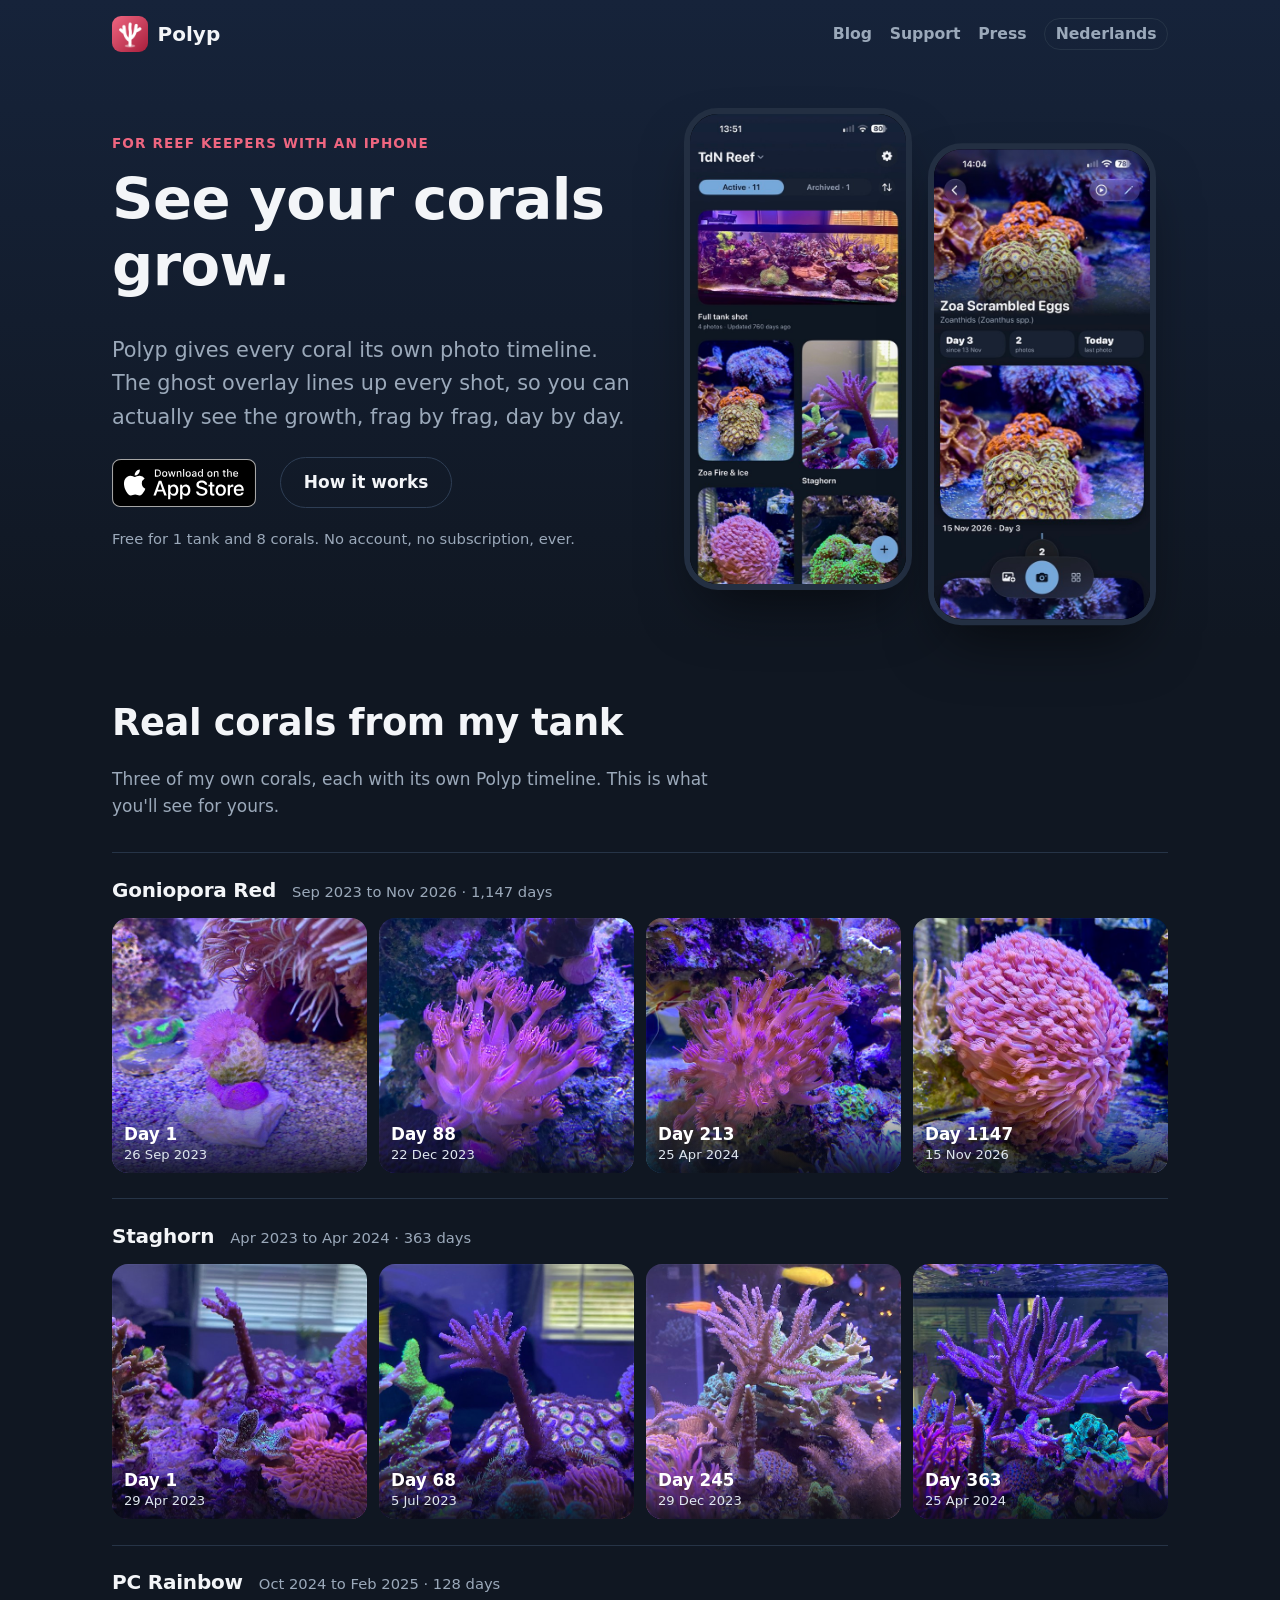
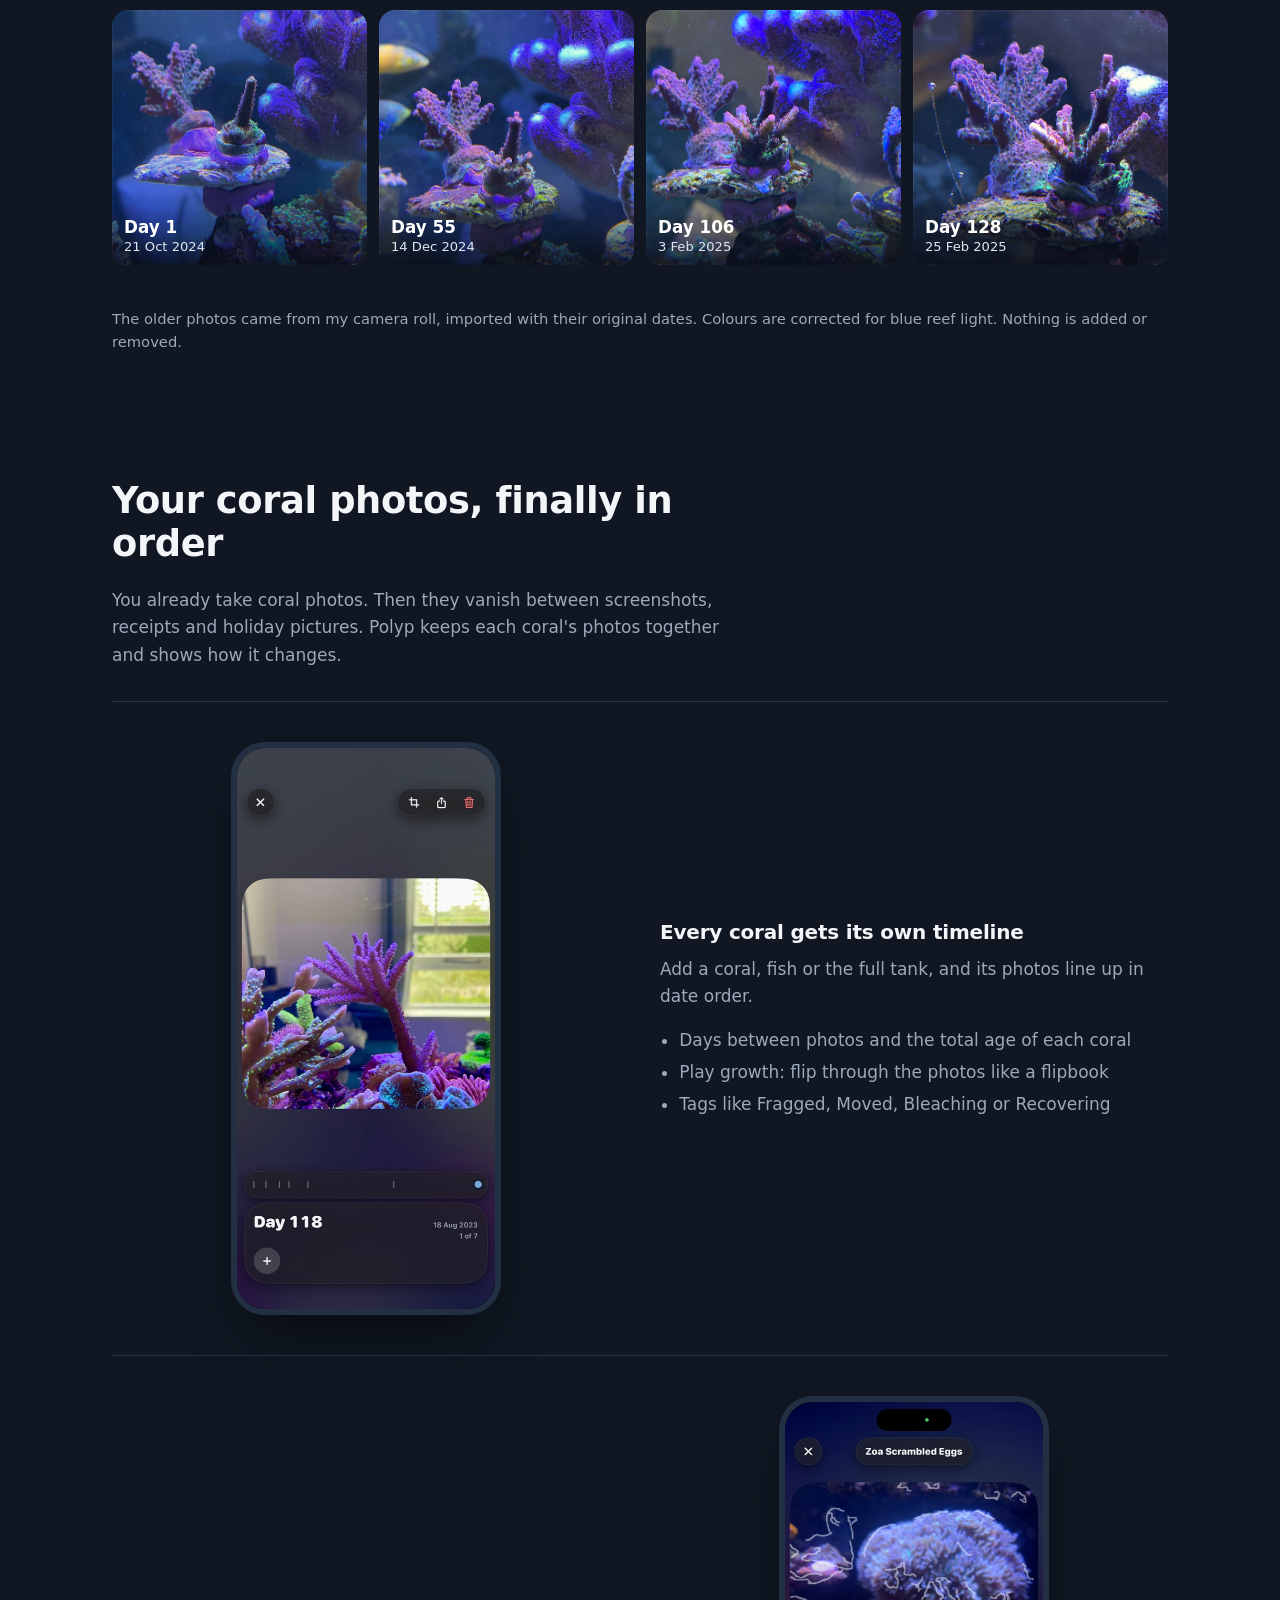
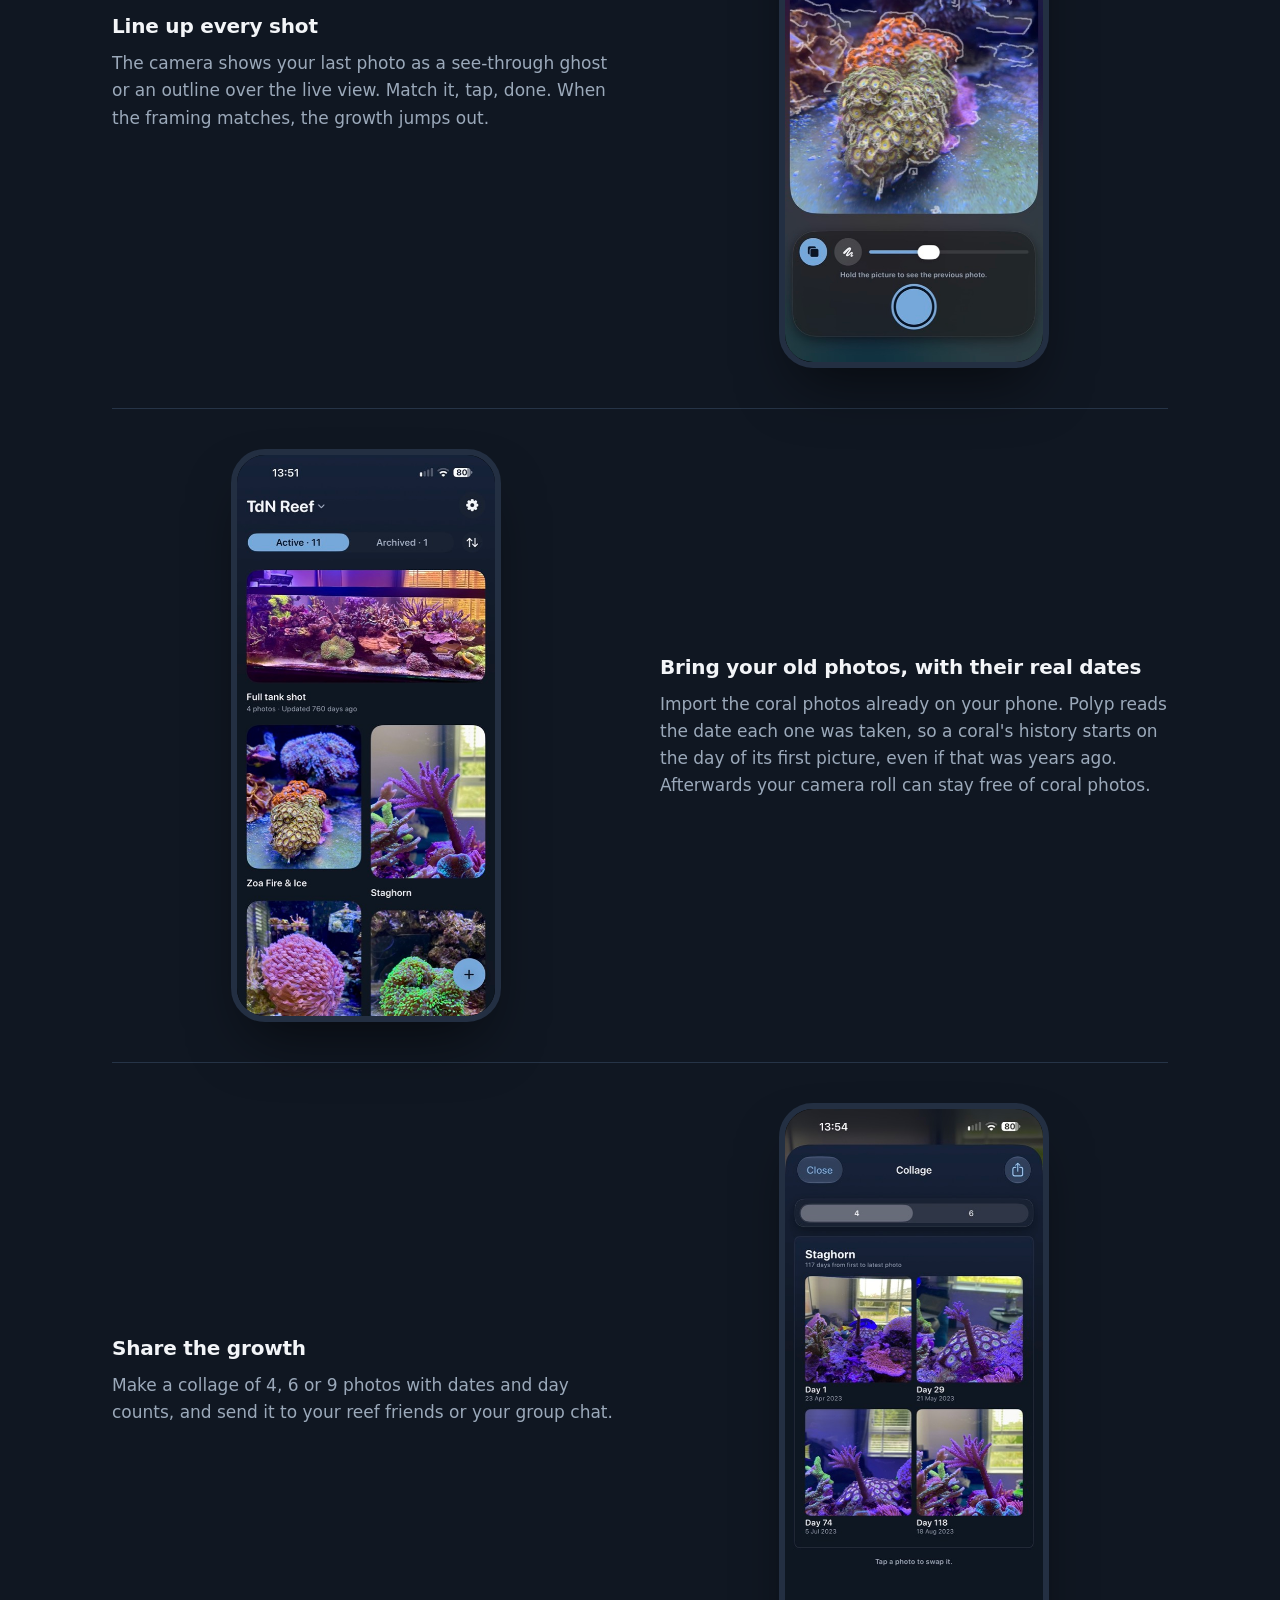
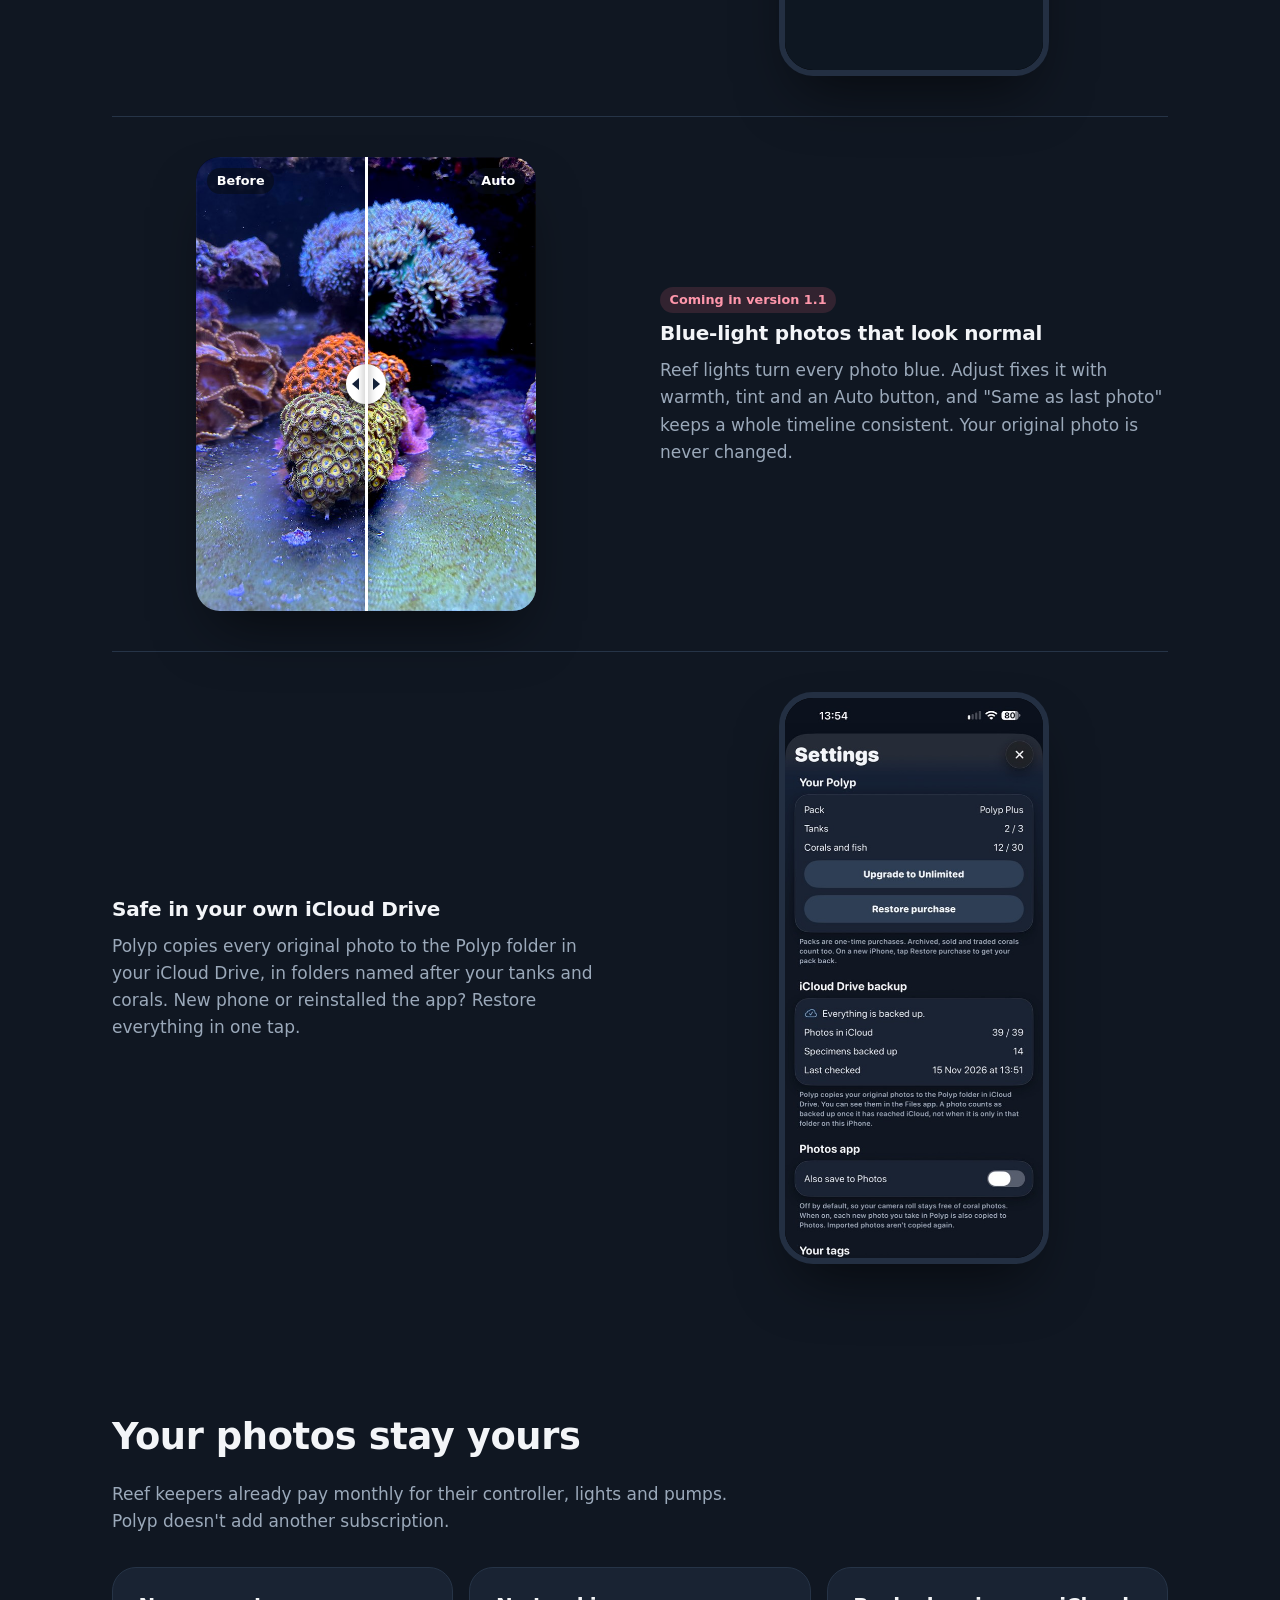
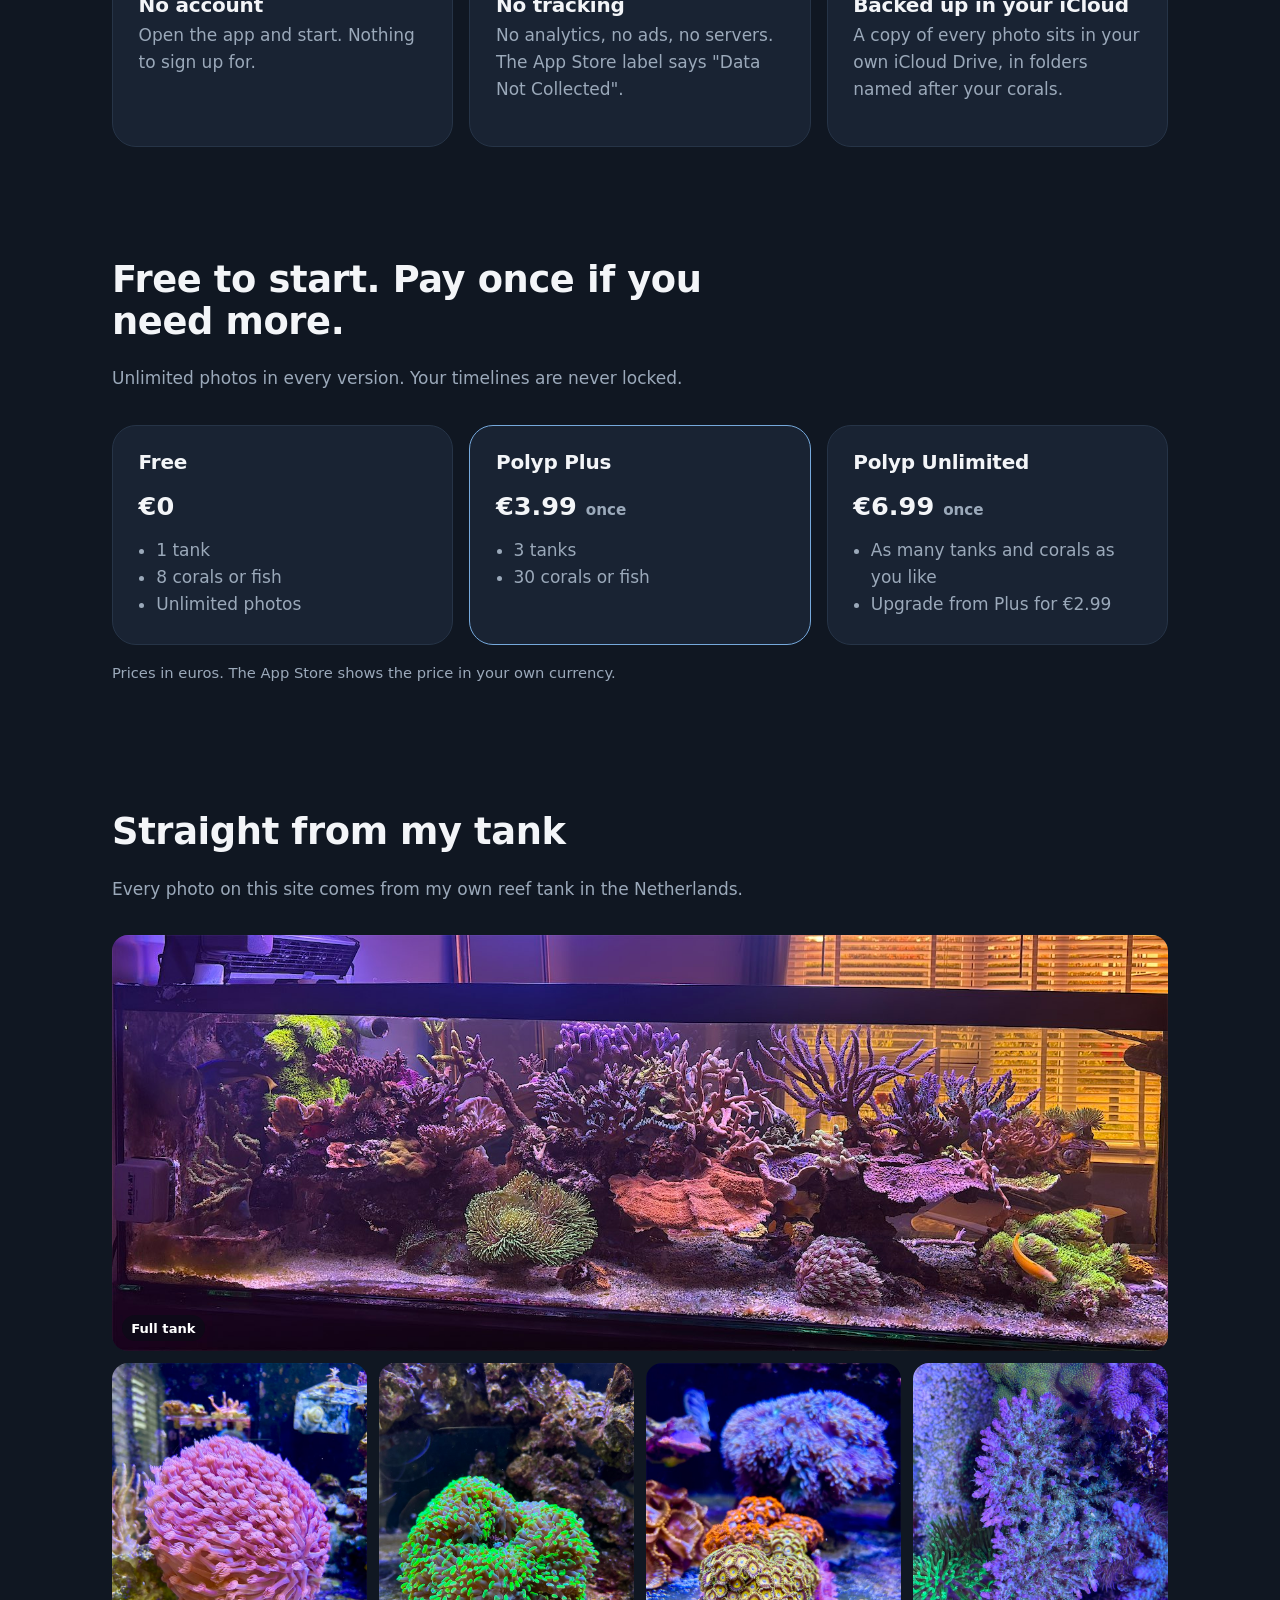
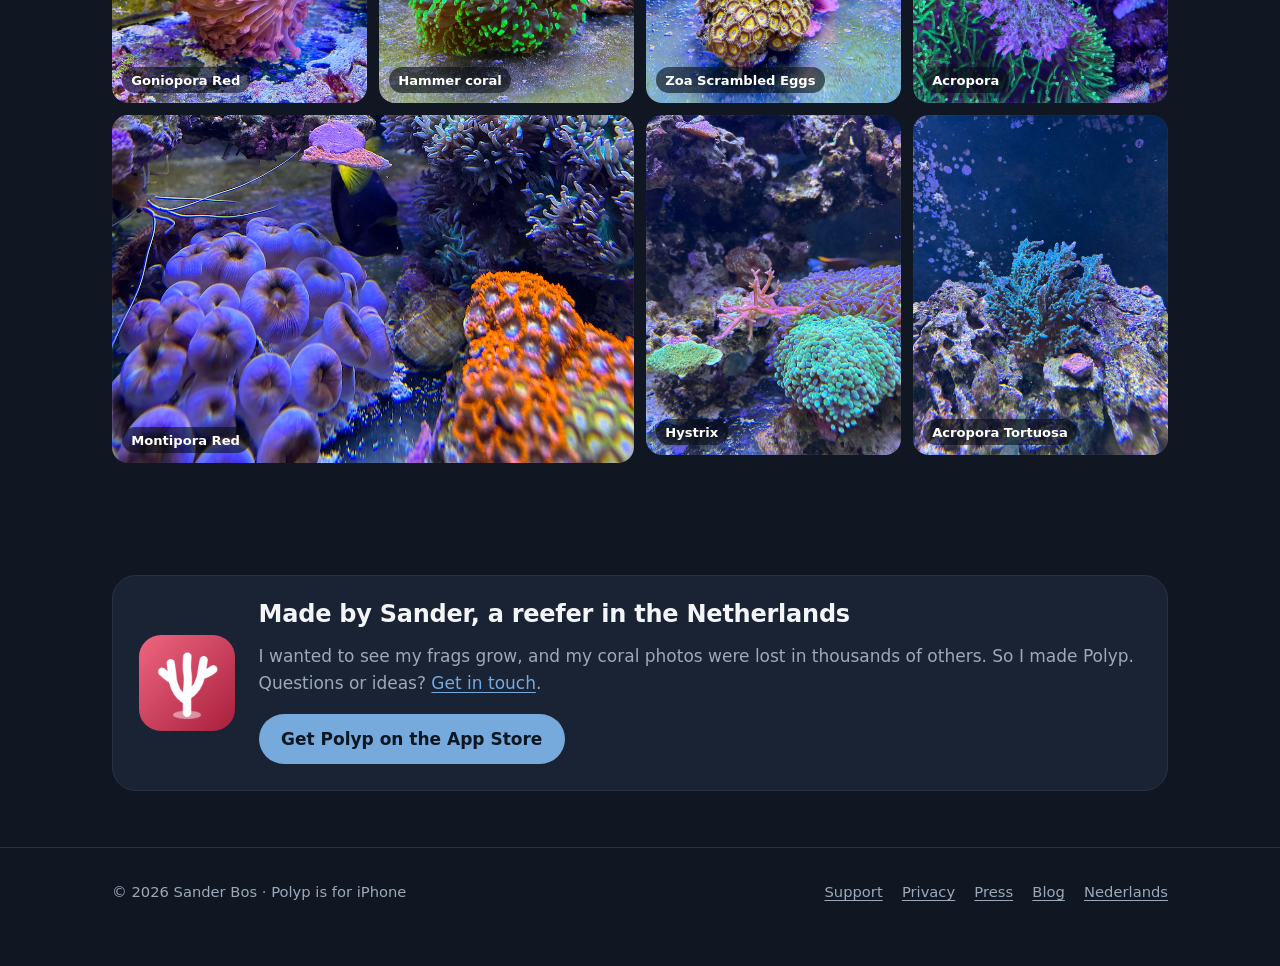
<file: index.html>
<!doctype html>
<html lang="en">
<head>
<meta charset="utf-8">
<meta name="viewport" content="width=device-width,initial-scale=1">
<title>Polyp: Coral Growth Journal for iPhone</title>
<meta name="description" content="A photo timeline for every coral in your reef tank. Line up every shot with the ghost overlay, see the days between photos, and keep coral photos out of your camera roll. No account, no subscription.">
<link rel="canonical" href="https://polypapp.com/">
<link rel="alternate" hreflang="en" href="https://polypapp.com/">
<link rel="alternate" hreflang="nl" href="https://polypapp.com/nl/">
<link rel="alternate" hreflang="x-default" href="https://polypapp.com/">
<meta name="apple-itunes-app" content="app-id=6830291758">
<meta name="theme-color" content="#16233A">
<meta property="og:type" content="website">
<meta property="og:site_name" content="Polyp">
<meta property="og:title" content="Polyp: Coral Growth Journal">
<meta property="og:description" content="A photo timeline for every coral. Line up every shot and actually see it grow.">
<meta property="og:url" content="https://polypapp.com/">
<meta property="og:image" content="https://polypapp.com/img/share.jpg">
<meta property="og:locale" content="en_GB">
<meta property="og:locale:alternate" content="nl_NL">
<meta name="twitter:card" content="summary_large_image">
<link rel="icon" href="/img/favicon.png" type="image/png">
<link rel="apple-touch-icon" href="/img/apple-touch-icon.png">
<link rel="stylesheet" href="/assets/site.css">
<script type="application/ld+json">
{
  "@context": "https://schema.org",
  "@type": "SoftwareApplication",
  "name": "Polyp: Coral Growth Journal",
  "operatingSystem": "iOS",
  "applicationCategory": "PhotographyApplication",
  "description": "A photo timeline for every coral in your reef tank, with a ghost overlay camera, original-date import and collages.",
  "url": "https://polypapp.com/",
  "downloadUrl": "https://apps.apple.com/app/id6830291758",
  "image": "https://polypapp.com/img/icon-512.png",
  "offers": { "@type": "Offer", "price": "0", "priceCurrency": "EUR" },
  "author": { "@type": "Person", "name": "Sander Bos" }
}
</script>
</head>
<body>
<a class="skip" href="#main">Skip to content</a>
<header class="site-header">
  <div class="wrap">
    <a class="brand" href="/"><img src="/img/apple-touch-icon.png" alt="" width="36" height="36">Polyp</a>
    <nav class="nav" aria-label="Main">
      <a href="/blog/">Blog</a>
      <a href="/support.html">Support</a>
      <a href="/press/">Press</a>
      <a class="lang" href="/nl/" hreflang="nl" lang="nl">Nederlands</a>
    </nav>
  </div>
</header>

<main id="main">
  <section class="hero">
    <div class="wrap">
      <div>
        <p class="eyebrow">For reef keepers with an iPhone</p>
        <h1>See your corals grow.</h1>
        <p class="lead">Polyp gives every coral its own photo timeline. The ghost overlay lines up every shot, so you can actually see the growth, frag by frag, day by day.</p>
        <div class="cta-row">
          <a class="store-badge" href="https://apps.apple.com/app/apple-store/id6830291758?pt=129719940&amp;ct=web-home&amp;mt=8"><img src="/img/app-store-badge-en.svg" width="144" height="48" alt="Download on the App Store"></a>
          <a class="btn btn-ghost" href="#how">How it works</a>
        </div>
        <p class="muted small" style="margin-top:1rem">Free for 1 tank and 8 corals. No account, no subscription, ever.</p>
      </div>
      <div class="phones">
        <div class="phone"><img src="/img/screen-1.jpg" width="506" height="1100" alt="Polyp home screen: a reef tank with a full tank shot and coral tiles such as Zoa Fire &amp; Ice and Staghorn."></div>
        <div class="phone"><img src="/img/screen-2.jpg" width="506" height="1100" alt="A coral's timeline: Zoa Scrambled Eggs, day 3, with two photos."></div>
      </div>
    </div>
  </section>

  <section class="section" id="timelines">
    <div class="wrap">
      <div class="section-head">
        <h2>Real corals from my tank</h2>
        <p class="muted">Three of my own corals, each with its own Polyp timeline. This is what you'll see for yours.</p>
      </div>
      <article class="timeline">
        <div class="timeline-head"><h3>Goniopora Red</h3><p class="muted small">Sep 2023 to Nov 2026 · 1,147 days</p></div>
        <ol class="tl-strip">
          <li><img src="/img/photos/tl-gonio-1.jpg" width="560" height="560" loading="lazy" alt="Day 1: A small Goniopora frag on a rock."><span class="tl-cap"><b>Day 1</b>26 Sep 2023</span></li>
          <li><img src="/img/photos/tl-gonio-2.jpg" width="560" height="560" loading="lazy" alt="Day 88: The Goniopora with longer polyps, moved onto the rockwork."><span class="tl-cap"><b>Day 88</b>22 Dec 2023</span></li>
          <li><img src="/img/photos/tl-gonio-3.jpg" width="560" height="560" loading="lazy" alt="Day 213: The Goniopora as a full, open colony."><span class="tl-cap"><b>Day 213</b>25 Apr 2024</span></li>
          <li><img src="/img/photos/tl-gonio-4.jpg" width="560" height="560" loading="lazy" alt="Day 1147: The Goniopora grown into a large round ball."><span class="tl-cap"><b>Day 1147</b>15 Nov 2026</span></li>
        </ol>
      </article>
      <article class="timeline">
        <div class="timeline-head"><h3>Staghorn</h3><p class="muted small">Apr 2023 to Apr 2024 · 363 days</p></div>
        <ol class="tl-strip">
          <li><img src="/img/photos/tl-stag-1.jpg" width="560" height="560" loading="lazy" alt="Day 1: A Staghorn frag: one bare branch."><span class="tl-cap"><b>Day 1</b>29 Apr 2023</span></li>
          <li><img src="/img/photos/tl-stag-2.jpg" width="560" height="560" loading="lazy" alt="Day 68: The Staghorn with its first side branches at the top."><span class="tl-cap"><b>Day 68</b>5 Jul 2023</span></li>
          <li><img src="/img/photos/tl-stag-3.jpg" width="560" height="560" loading="lazy" alt="Day 245: The Staghorn as a wide, branching bush."><span class="tl-cap"><b>Day 245</b>29 Dec 2023</span></li>
          <li><img src="/img/photos/tl-stag-4.jpg" width="560" height="560" loading="lazy" alt="Day 363: The Staghorn grown into a large purple colony."><span class="tl-cap"><b>Day 363</b>25 Apr 2024</span></li>
        </ol>
      </article>
      <article class="timeline">
        <div class="timeline-head"><h3>PC Rainbow</h3><p class="muted small">Oct 2024 to Feb 2025 · 128 days</p></div>
        <ol class="tl-strip">
          <li><img src="/img/photos/tl-pc-1.jpg" width="560" height="560" loading="lazy" alt="Day 1: A PC Rainbow Acropora frag on a disc."><span class="tl-cap"><b>Day 1</b>21 Oct 2024</span></li>
          <li><img src="/img/photos/tl-pc-2.jpg" width="560" height="560" loading="lazy" alt="Day 55: The PC Rainbow starting to cover the disc."><span class="tl-cap"><b>Day 55</b>14 Dec 2024</span></li>
          <li><img src="/img/photos/tl-pc-3.jpg" width="560" height="560" loading="lazy" alt="Day 106: The PC Rainbow with new branch tips."><span class="tl-cap"><b>Day 106</b>3 Feb 2025</span></li>
          <li><img src="/img/photos/tl-pc-4.jpg" width="560" height="560" loading="lazy" alt="Day 128: The PC Rainbow with thick, colourful branches."><span class="tl-cap"><b>Day 128</b>25 Feb 2025</span></li>
        </ol>
      </article>
      <p class="muted small photo-note">The older photos came from my camera roll, imported with their original dates. Colours are corrected for blue reef light. Nothing is added or removed.</p>
    </div>
  </section>

  <section class="section" id="how">
    <div class="wrap">
      <div class="section-head">
        <h2>Your coral photos, finally in order</h2>
        <p class="muted">You already take coral photos. Then they vanish between screenshots, receipts and holiday pictures. Polyp keeps each coral's photos together and shows how it changes.</p>
      </div>

      <div class="feature">
        <div>
          <h3>Every coral gets its own timeline</h3>
          <p class="muted">Add a coral, fish or the full tank, and its photos line up in date order.</p>
          <ul>
            <li>Days between photos and the total age of each coral</li>
            <li>Play growth: flip through the photos like a flipbook</li>
            <li>Tags like Fragged, Moved, Bleaching or Recovering</li>
          </ul>
        </div>
        <div class="feature-media"><div class="phone"><img src="/img/screen-4.jpg" width="506" height="1100" loading="lazy" alt="A full-screen Staghorn photo at day 118, with a time rail to jump between dates."></div></div>
      </div>

      <div class="feature">
        <div>
          <h3>Line up every shot</h3>
          <p class="muted">The camera shows your last photo as a see-through ghost or an outline over the live view. Match it, tap, done. When the framing matches, the growth jumps out.</p>
        </div>
        <div class="feature-media"><div class="phone"><img src="/img/screen-3.jpg" width="506" height="1100" loading="lazy" alt="Polyp's camera with a white outline of the previous photo over the live view of a zoanthid colony."></div></div>
      </div>

      <div class="feature">
        <div>
          <h3>Bring your old photos, with their real dates</h3>
          <p class="muted">Import the coral photos already on your phone. Polyp reads the date each one was taken, so a coral's history starts on the day of its first picture, even if that was years ago. Afterwards your camera roll can stay free of coral photos.</p>
        </div>
        <div class="feature-media"><div class="phone"><img src="/img/screen-1.jpg" width="506" height="1100" loading="lazy" alt="Home screen of a tank with eleven corals and a full tank shot updated 760 days ago."></div></div>
      </div>

      <div class="feature">
        <div>
          <h3>Share the growth</h3>
          <p class="muted">Make a collage of 4, 6 or 9 photos with dates and day counts, and send it to your reef friends or your group chat.</p>
        </div>
        <div class="feature-media"><div class="phone"><img src="/img/screen-5.jpg" width="506" height="1100" loading="lazy" alt="A four-photo collage of a Staghorn coral from day 1 to day 118."></div></div>
      </div>

      <div class="feature">
        <div>
          <span class="tag">Coming in version 1.1</span>
          <h3>Blue-light photos that look normal</h3>
          <p class="muted">Reef lights turn every photo blue. Adjust fixes it with warmth, tint and an Auto button, and "Same as last photo" keeps a whole timeline consistent. Your original photo is never changed.</p>
        </div>
        <div class="feature-media">
          <figure class="compare" style="--pos:50%">
            <img src="/img/photos/ba-before.jpg" width="675" height="900" loading="lazy" alt="A zoanthid colony as photographed under blue reef light.">
            <img class="compare-after" src="/img/photos/ba-after.jpg" width="675" height="900" loading="lazy" alt="The same photo after one tap on Auto, with warmer, more natural colours.">
            <span class="compare-label compare-before-label" aria-hidden="true">Before</span>
            <span class="compare-label compare-after-label" aria-hidden="true">Auto</span>
            <span class="compare-handle" aria-hidden="true"></span>
            <input type="range" min="0" max="100" value="50" aria-label="Slide to compare the photo before and after Auto">
          </figure>
        </div>
      </div>

      <div class="feature">
        <div>
          <h3>Safe in your own iCloud Drive</h3>
          <p class="muted">Polyp copies every original photo to the Polyp folder in your iCloud Drive, in folders named after your tanks and corals. New phone or reinstalled the app? Restore everything in one tap.</p>
        </div>
        <div class="feature-media"><div class="phone"><img src="/img/screen-6.jpg" width="506" height="1100" loading="lazy" alt="Polyp settings: iCloud Drive backup says everything is backed up, 39 of 39 photos."></div></div>
      </div>
    </div>
  </section>

  <section class="section">
    <div class="wrap">
      <div class="section-head">
        <h2>Your photos stay yours</h2>
        <p class="muted">Reef keepers already pay monthly for their controller, lights and pumps. Polyp doesn't add another subscription.</p>
      </div>
      <div class="promise">
        <div class="card"><h3>No account</h3><p class="muted">Open the app and start. Nothing to sign up for.</p></div>
        <div class="card"><h3>No tracking</h3><p class="muted">No analytics, no ads, no servers. The App Store label says "Data Not Collected".</p></div>
        <div class="card"><h3>Backed up in your iCloud</h3><p class="muted">A copy of every photo sits in your own iCloud Drive, in folders named after your corals.</p></div>
      </div>
    </div>
  </section>

  <section class="section" id="price">
    <div class="wrap">
      <div class="section-head">
        <h2>Free to start. Pay once if you need more.</h2>
        <p class="muted">Unlimited photos in every version. Your timelines are never locked.</p>
      </div>
      <div class="grid-3">
        <div class="card"><h3>Free</h3><p class="price">€0</p><ul><li>1 tank</li><li>8 corals or fish</li><li>Unlimited photos</li></ul></div>
        <div class="card highlight"><h3>Polyp Plus</h3><p class="price">€3.99 <small>once</small></p><ul><li>3 tanks</li><li>30 corals or fish</li></ul></div>
        <div class="card"><h3>Polyp Unlimited</h3><p class="price">€6.99 <small>once</small></p><ul><li>As many tanks and corals as you like</li><li>Upgrade from Plus for €2.99</li></ul></div>
      </div>
      <p class="muted small" style="margin-top:1rem">Prices in euros. The App Store shows the price in your own currency.</p>
    </div>
  </section>

  <section class="section" id="tank">
    <div class="wrap">
      <div class="section-head">
        <h2>Straight from my tank</h2>
        <p class="muted">Every photo on this site comes from my own reef tank in the Netherlands.</p>
      </div>
      <div class="mosaic">
        <figure class="wide"><img src="/img/photos/g-tank.jpg" width="1600" height="630" loading="lazy" alt="My reef tank from the front, under the lights."><figcaption>Full tank</figcaption></figure>
        <figure><img src="/img/photos/g-gonio.jpg" width="750" height="1000" loading="lazy" alt="A big pink Goniopora with its polyps out."><figcaption>Goniopora Red</figcaption></figure>
        <figure><img src="/img/photos/g-hammer.jpg" width="750" height="1000" loading="lazy" alt="A green hammer coral on the sand bed."><figcaption>Hammer coral</figcaption></figure>
        <figure><img src="/img/photos/g-zoa.jpg" width="750" height="1000" loading="lazy" alt="Yellow and orange zoanthid polyps."><figcaption>Zoa Scrambled Eggs</figcaption></figure>
        <figure><img src="/img/photos/g-acro.jpg" width="750" height="1000" loading="lazy" alt="A purple and green Acropora close up."><figcaption>Acropora</figcaption></figure>
        <figure class="wide"><img src="/img/photos/g-monti.jpg" width="1000" height="933" loading="lazy" alt="An orange-red Montipora with purple corals beside it."><figcaption>Montipora Red</figcaption></figure>
        <figure><img src="/img/photos/g-hystrix.jpg" width="750" height="1000" loading="lazy" alt="A pink Hystrix frag between green corals."><figcaption>Hystrix</figcaption></figure>
        <figure><img src="/img/photos/g-tortuosa.jpg" width="750" height="1000" loading="lazy" alt="A blue-green Acropora Tortuosa on the rockwork."><figcaption>Acropora Tortuosa</figcaption></figure>
      </div>
    </div>
  </section>

  <section class="section">
    <div class="wrap">
      <div class="card maker">
        <img src="/img/icon-512.png" width="96" height="96" alt="">
        <div>
          <h2 style="font-size:1.5rem">Made by Sander, a reefer in the Netherlands</h2>
          <p class="muted">I wanted to see my frags grow, and my coral photos were lost in thousands of others. So I made Polyp. Questions or ideas? <a href="/support.html">Get in touch</a>.</p>
          <a class="btn" href="https://apps.apple.com/app/apple-store/id6830291758?pt=129719940&amp;ct=web-home&amp;mt=8">Get Polyp on the App Store</a>
        </div>
      </div>
    </div>
  </section>
</main>

<footer class="site-footer">
  <div class="wrap">
    <p>© 2026 Sander Bos · Polyp is for iPhone</p>
    <nav aria-label="Footer">
      <a href="/support.html">Support</a>
      <a href="/privacy.html">Privacy</a>
      <a href="/press/">Press</a>
      <a href="/blog/">Blog</a>
      <a href="/nl/" hreflang="nl" lang="nl">Nederlands</a>
    </nav>
  </div>
</footer>
<script>
// Before/after slider (T-12.2). Drag anywhere on the photo with a finger or mouse; the hidden range input keeps it
// working with the keyboard and VoiceOver. Without JavaScript the photo shows half before, half after.
document.querySelectorAll('.compare').forEach(function (fig) {
  var range = fig.querySelector('input');
  var dragging = false;
  function set(value) {
    value = Math.max(0, Math.min(100, value));
    range.value = value;
    fig.style.setProperty('--pos', value + '%');
  }
  function follow(event) {
    var box = fig.getBoundingClientRect();
    set((event.clientX - box.left) / box.width * 100);
  }
  range.addEventListener('input', function () { set(Number(range.value)); });
  fig.addEventListener('pointerdown', function (event) {
    dragging = true;
    fig.setPointerCapture(event.pointerId);
    follow(event);
  });
  fig.addEventListener('pointermove', function (event) { if (dragging) follow(event); });
  fig.addEventListener('pointerup', function () { dragging = false; });
  fig.addEventListener('pointercancel', function () { dragging = false; });
});
</script>
</body>
</html>
</file>
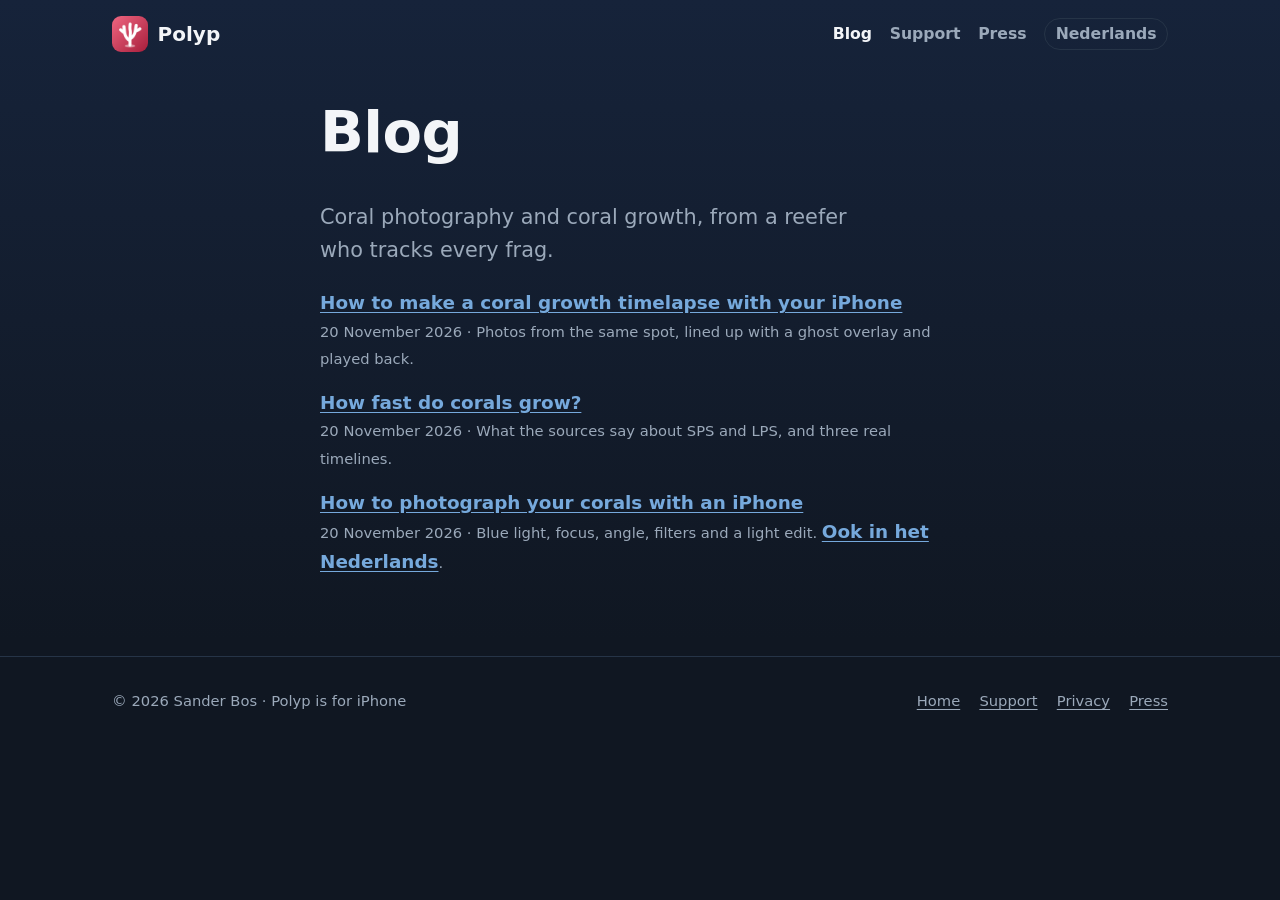
<file: blog/index.html>
<!doctype html>
<html lang="en">
<head>
<meta charset="utf-8">
<meta name="viewport" content="width=device-width,initial-scale=1">
<title>Blog · Polyp</title>
<meta name="description" content="Coral photography and coral growth, from a reefer who tracks every frag: how to photograph corals with an iPhone, how fast corals grow, and more.">
<link rel="canonical" href="https://polypapp.com/blog/">
<meta name="apple-itunes-app" content="app-id=6830291758">
<meta name="theme-color" content="#16233A">
<meta property="og:title" content="The Polyp blog">
<meta property="og:description" content="Coral photography and coral growth, from a reefer who tracks every frag.">
<meta property="og:url" content="https://polypapp.com/blog/">
<meta property="og:image" content="https://polypapp.com/img/share.jpg">
<link rel="icon" href="/img/favicon.png" type="image/png">
<link rel="apple-touch-icon" href="/img/apple-touch-icon.png">
<link rel="stylesheet" href="/assets/site.css">
</head>
<body>
<a class="skip" href="#main">Skip to content</a>
<header class="site-header">
  <div class="wrap">
    <a class="brand" href="/"><img src="/img/apple-touch-icon.png" alt="" width="36" height="36">Polyp</a>
    <nav class="nav" aria-label="Main">
      <a href="/blog/" aria-current="page">Blog</a>
      <a href="/support.html">Support</a>
      <a href="/press/">Press</a>
      <a class="lang" href="/nl/" hreflang="nl" lang="nl">Nederlands</a>
    </nav>
  </div>
</header>

<main id="main" class="page">
  <div class="wrap narrow">
    <h1>Blog</h1>
    <p class="lead">Coral photography and coral growth, from a reefer who tracks every frag.</p>

    <!-- New posts go at the top of this list (T-12.7). Each post lives in /blog/<slug>/index.html
         and gets a line in /sitemap.xml. -->
    <ul class="post-list">
      <li><a href="/blog/coral-growth-timelapse/">How to make a coral growth timelapse with your iPhone</a><br><span class="muted small">20 November 2026 · Photos from the same spot, lined up with a ghost overlay and played back.</span></li>
      <li><a href="/blog/how-fast-do-corals-grow/">How fast do corals grow?</a><br><span class="muted small">20 November 2026 · What the sources say about SPS and LPS, and three real timelines.</span></li>
      <li><a href="/blog/photograph-corals-iphone/">How to photograph your corals with an iPhone</a><br><span class="muted small">20 November 2026 · Blue light, focus, angle, filters and a light edit. <a href="/nl/blog/koralen-fotograferen-iphone/" hreflang="nl" lang="nl">Ook in het Nederlands</a>.</span></li>
    </ul>
  </div>
</main>

<footer class="site-footer">
  <div class="wrap">
    <p>© 2026 Sander Bos · Polyp is for iPhone</p>
    <nav aria-label="Footer">
      <a href="/">Home</a>
      <a href="/support.html">Support</a>
      <a href="/privacy.html">Privacy</a>
      <a href="/press/">Press</a>
    </nav>
  </div>
</footer>
</body>
</html>
</file>
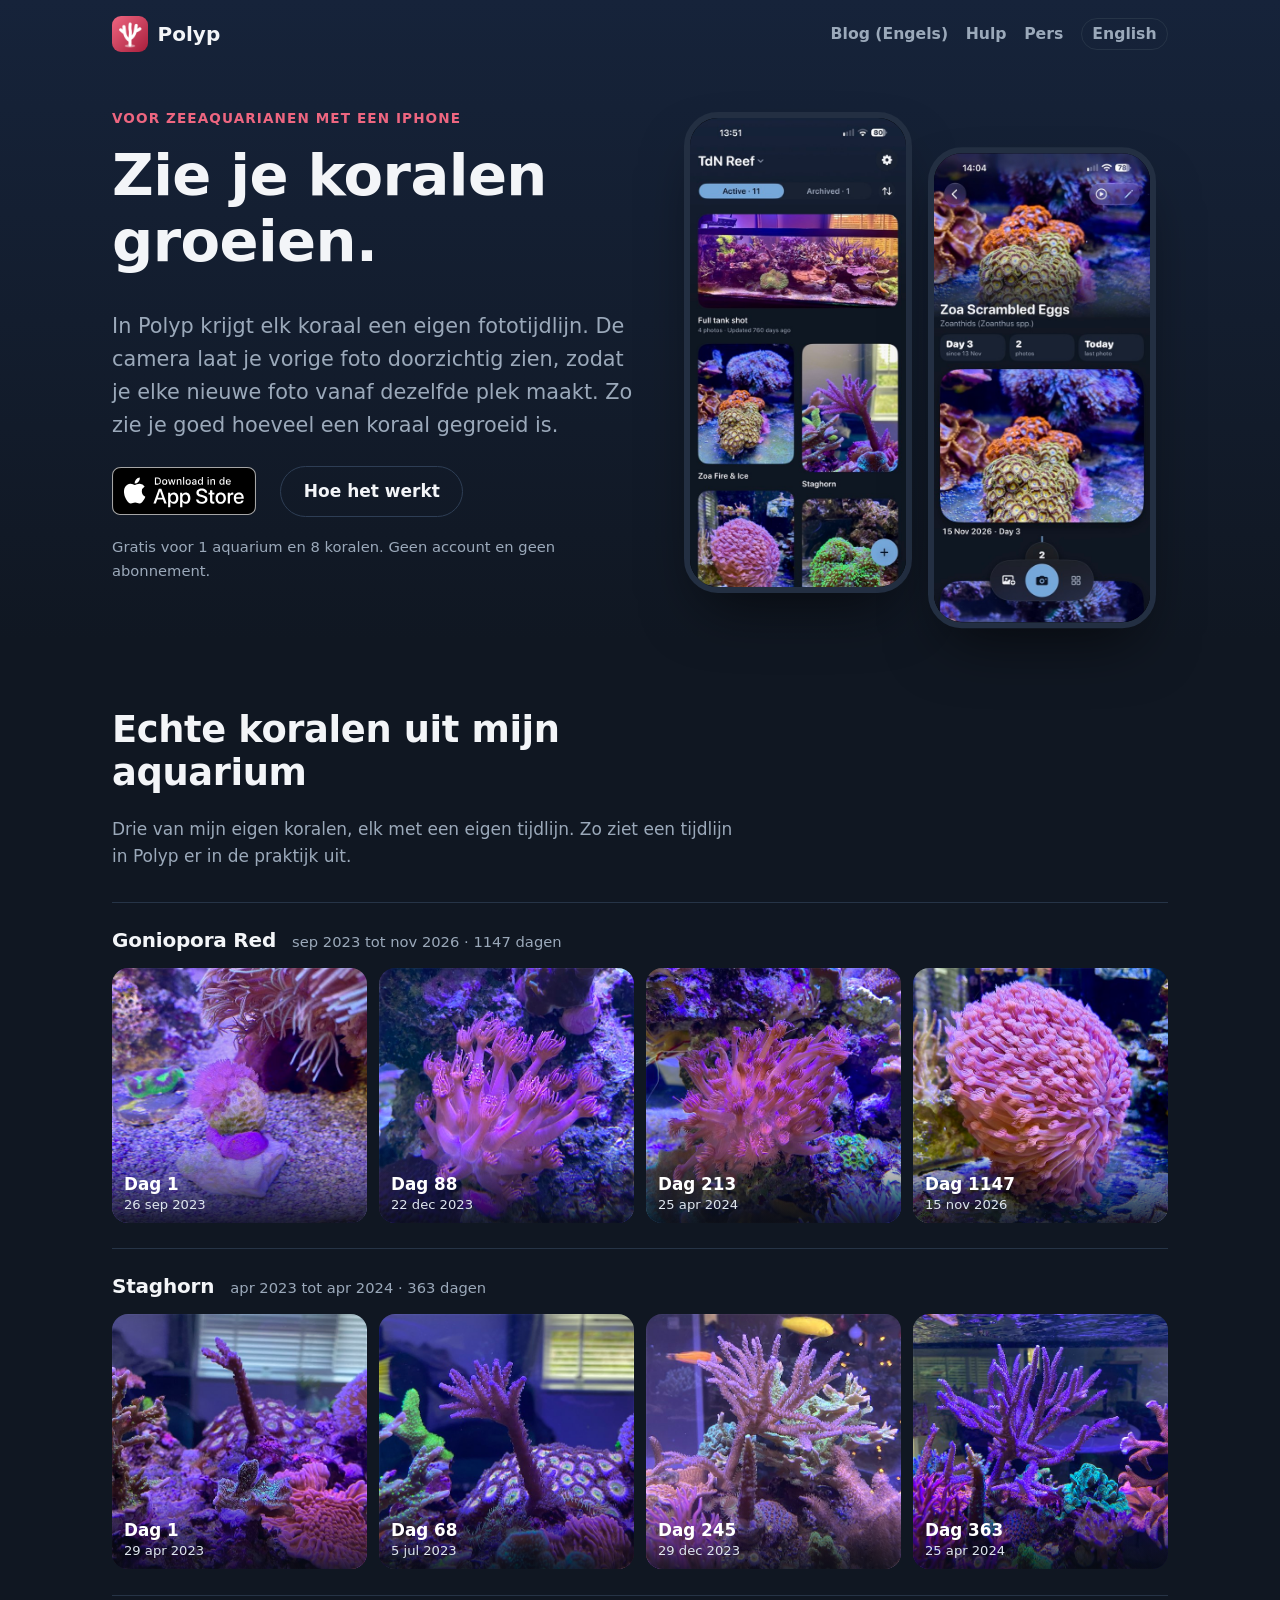
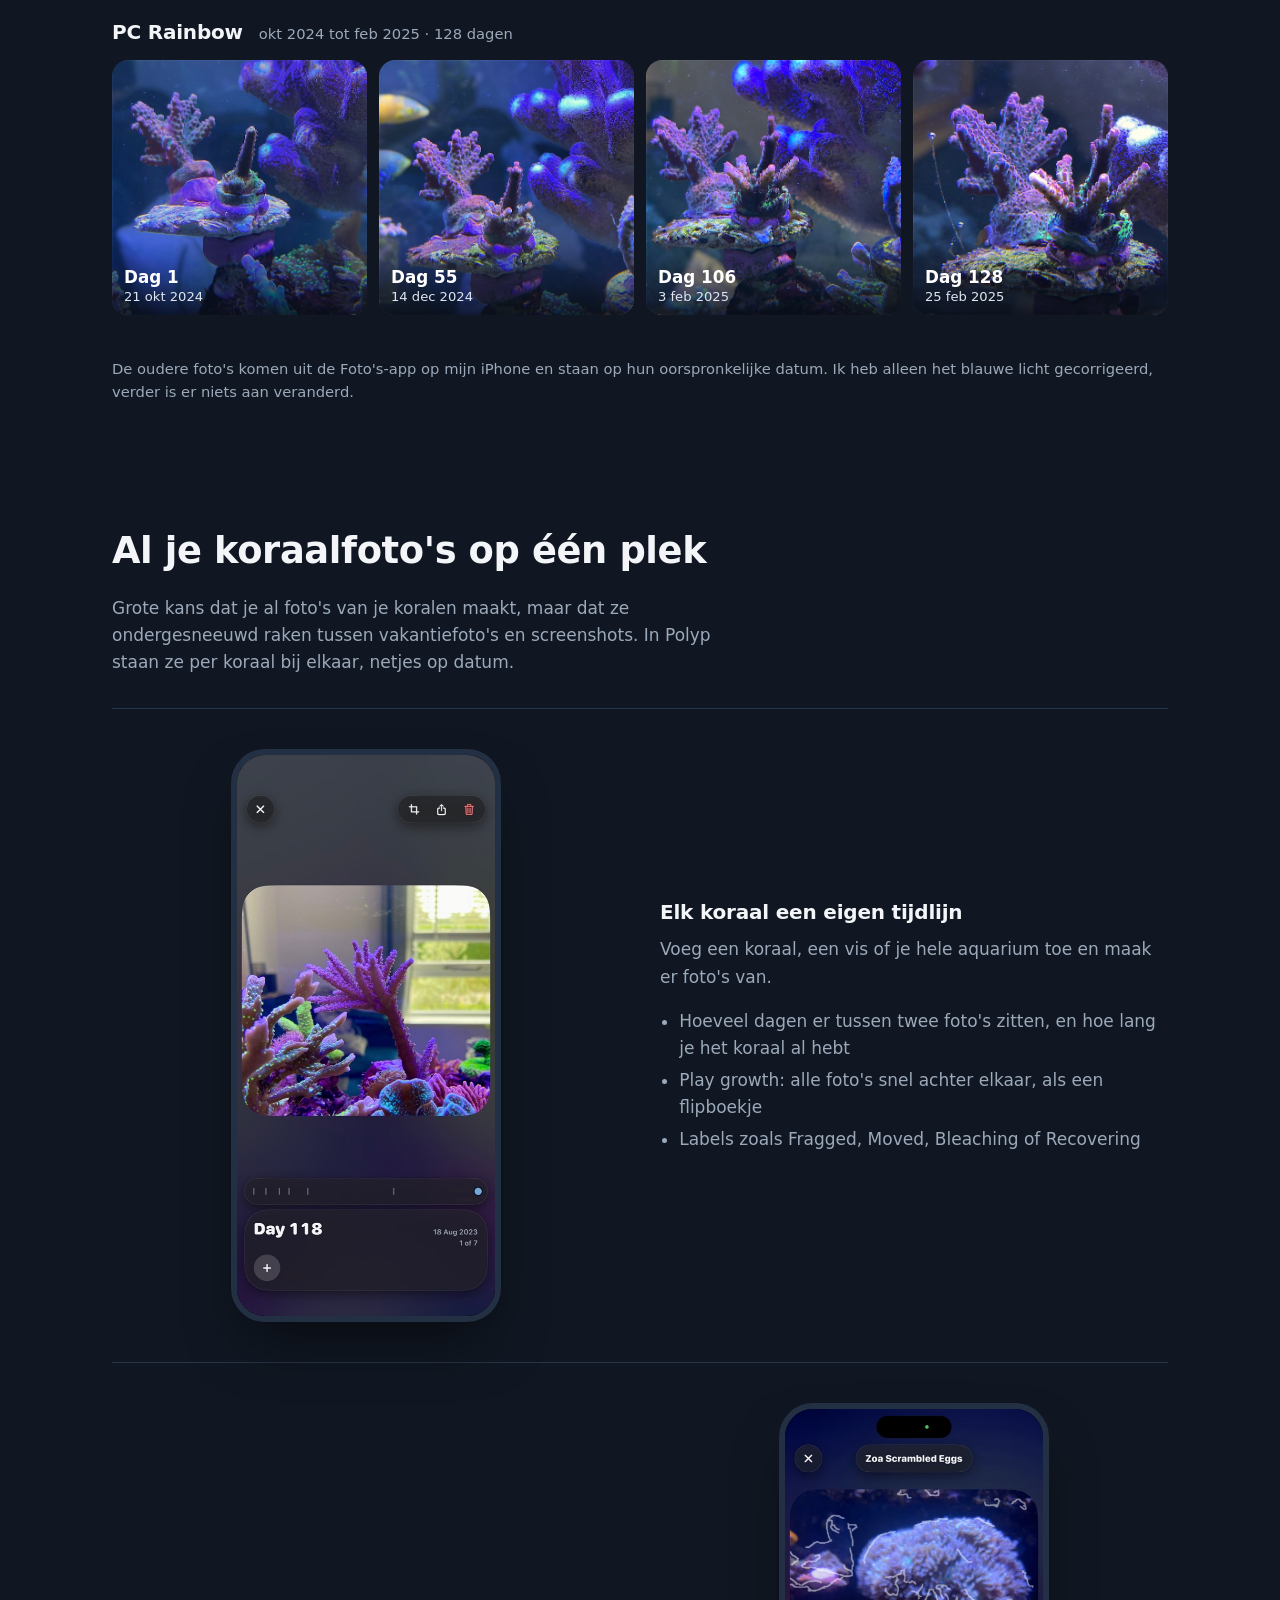
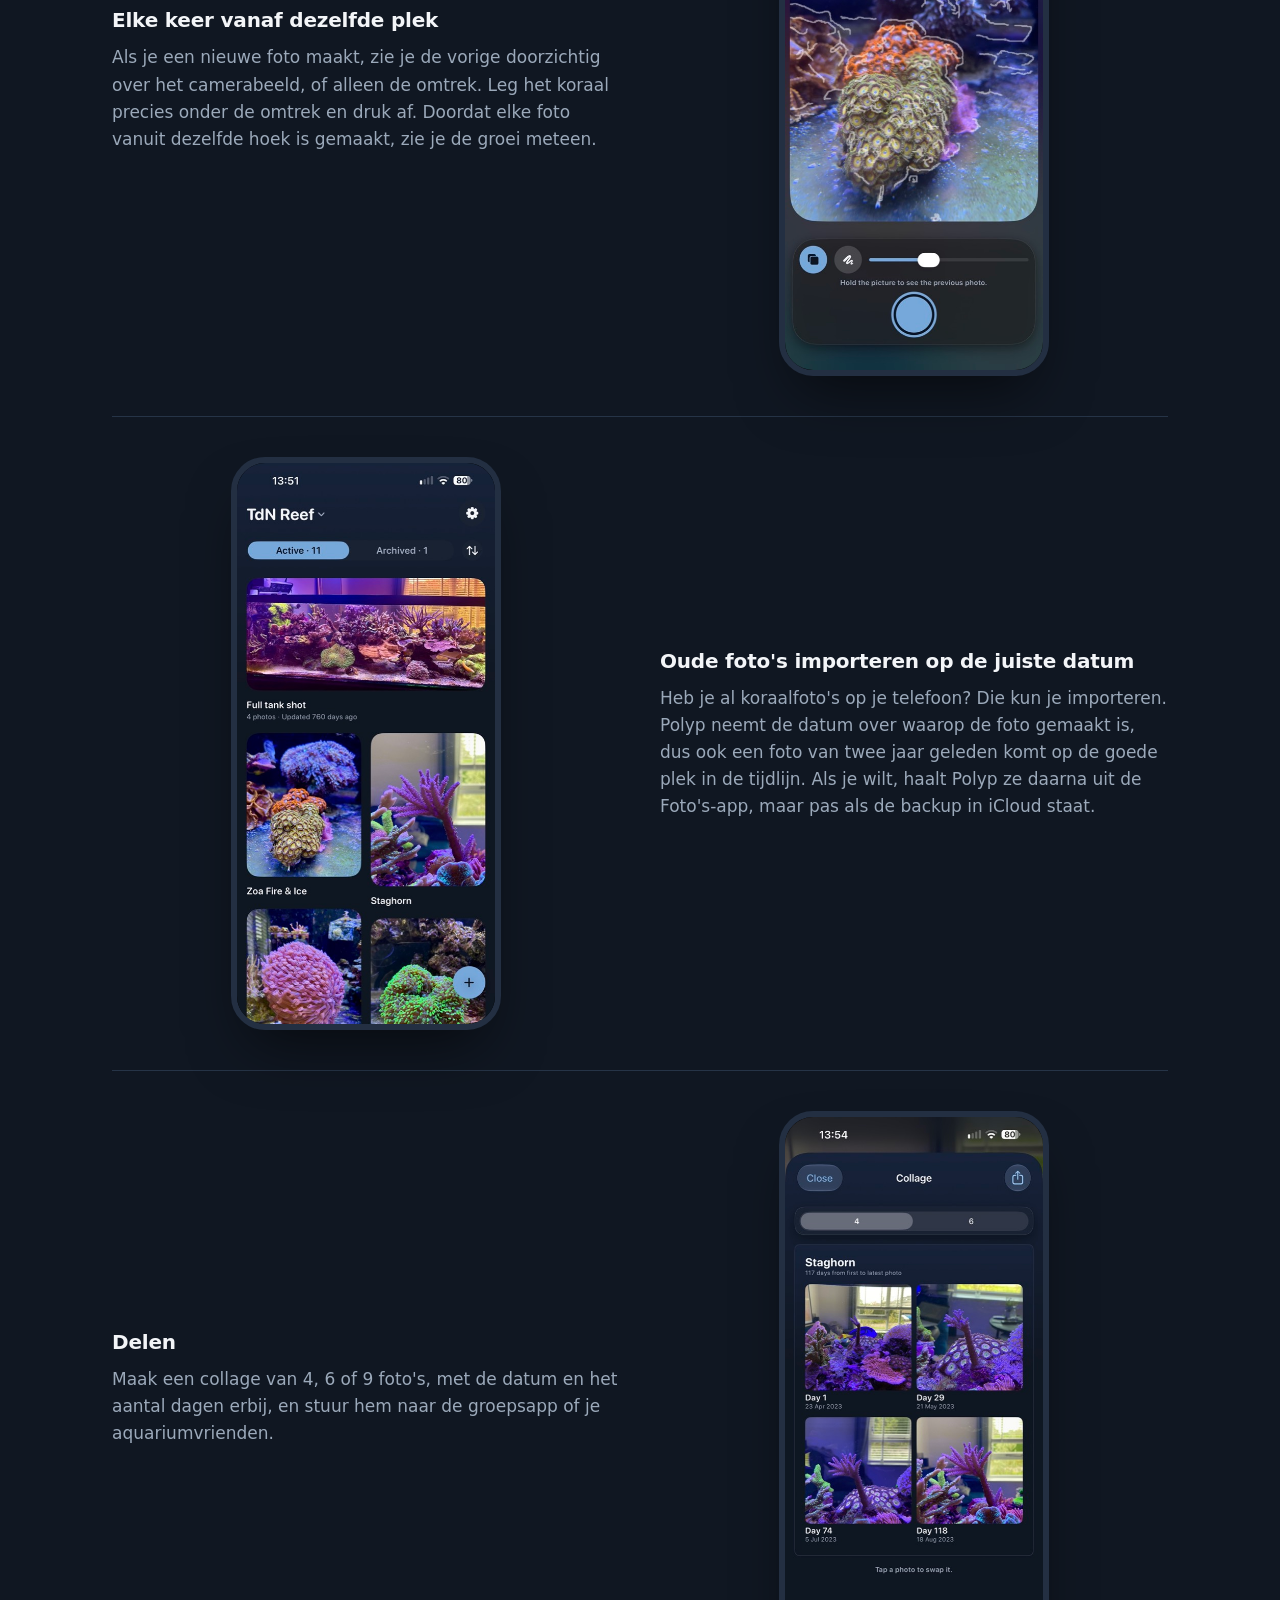
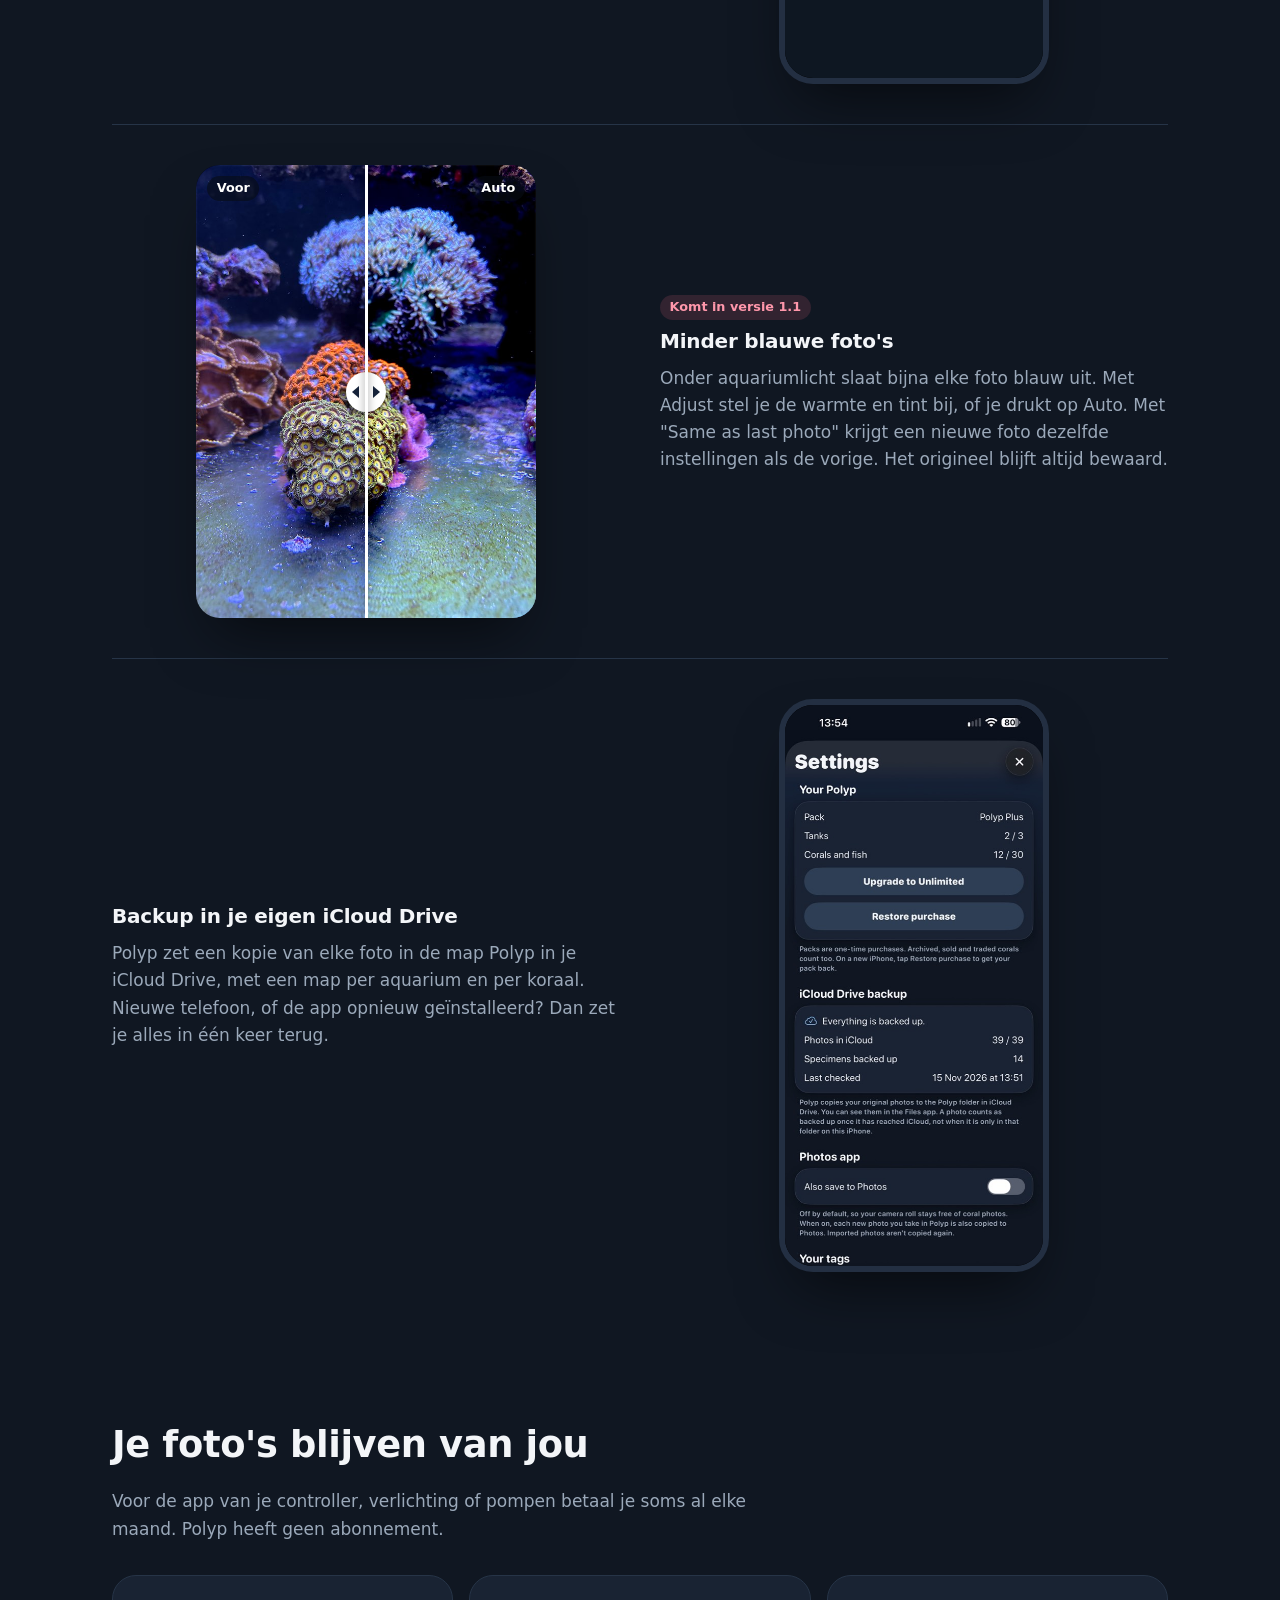
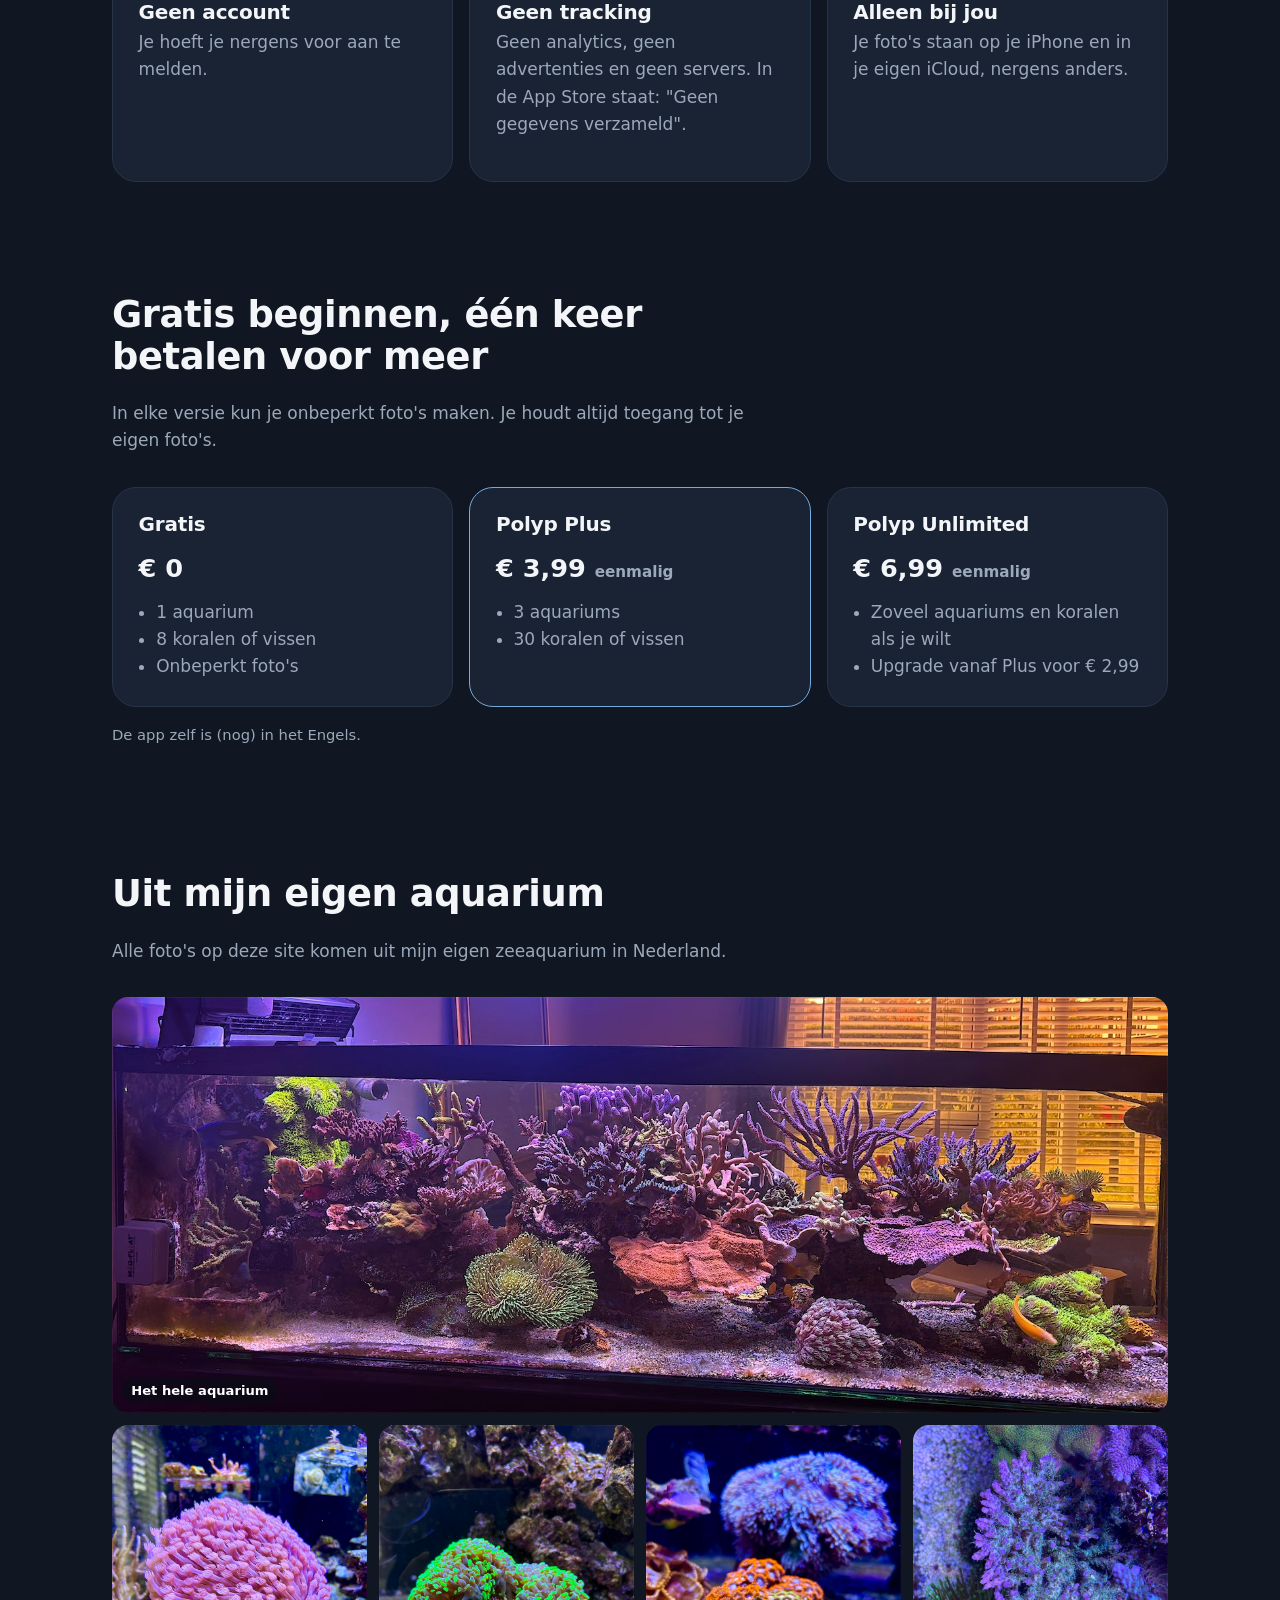
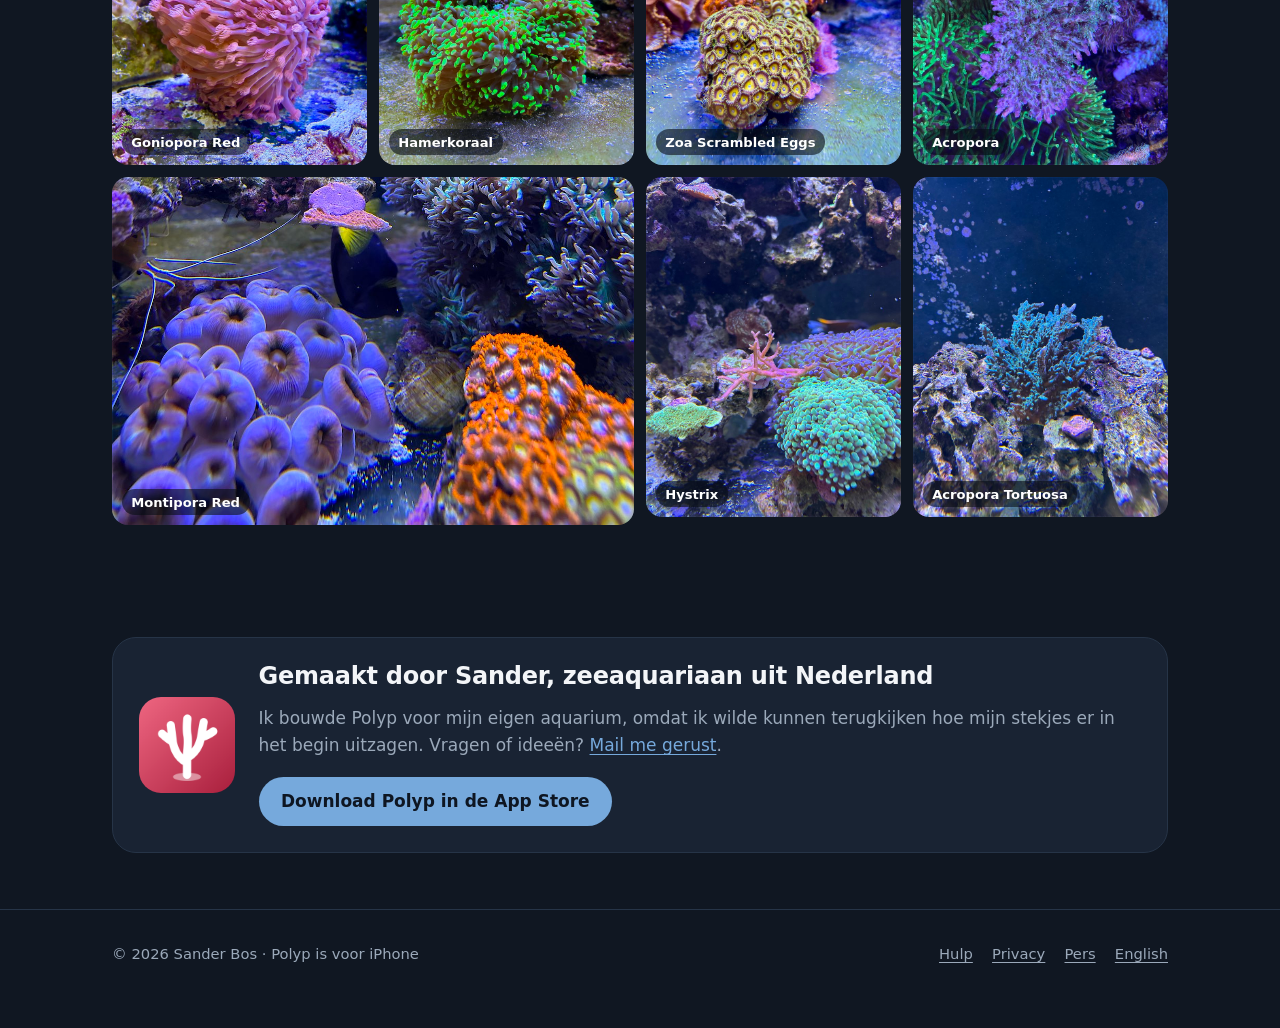
<file: nl/index.html>
<!doctype html>
<html lang="nl">
<head>
<meta charset="utf-8">
<meta name="viewport" content="width=device-width,initial-scale=1">
<title>Polyp: groeidagboek voor je koralen, voor iPhone</title>
<meta name="description" content="Een app die van elk koraal in je zeeaquarium een fototijdlijn maakt. Je vorige foto staat doorzichtig in beeld, zodat je elke foto vanaf dezelfde plek maakt. Geen account, geen abonnement.">
<link rel="canonical" href="https://polypapp.com/nl/">
<link rel="alternate" hreflang="en" href="https://polypapp.com/">
<link rel="alternate" hreflang="nl" href="https://polypapp.com/nl/">
<link rel="alternate" hreflang="x-default" href="https://polypapp.com/">
<meta name="apple-itunes-app" content="app-id=6830291758">
<meta name="theme-color" content="#16233A">
<meta property="og:type" content="website">
<meta property="og:site_name" content="Polyp">
<meta property="og:title" content="Polyp: groeidagboek voor je koralen">
<meta property="og:description" content="Een fototijdlijn voor elk koraal in je aquarium, zodat je ziet hoe het groeit.">
<meta property="og:url" content="https://polypapp.com/nl/">
<meta property="og:image" content="https://polypapp.com/img/share.jpg">
<meta property="og:locale" content="nl_NL">
<meta property="og:locale:alternate" content="en_GB">
<meta name="twitter:card" content="summary_large_image">
<link rel="icon" href="/img/favicon.png" type="image/png">
<link rel="apple-touch-icon" href="/img/apple-touch-icon.png">
<link rel="stylesheet" href="/assets/site.css">
</head>
<body>
<a class="skip" href="#main">Naar de inhoud</a>
<header class="site-header">
  <div class="wrap">
    <a class="brand" href="/nl/"><img src="/img/apple-touch-icon.png" alt="" width="36" height="36">Polyp</a>
    <nav class="nav" aria-label="Hoofdmenu">
      <a href="/blog/" hreflang="en">Blog (Engels)</a>
      <a href="/nl/support.html">Hulp</a>
      <a href="/press/" hreflang="en">Pers</a>
      <a class="lang" href="/" hreflang="en" lang="en">English</a>
    </nav>
  </div>
</header>

<main id="main">
  <section class="hero">
    <div class="wrap">
      <div>
        <p class="eyebrow">Voor zeeaquarianen met een iPhone</p>
        <h1>Zie je koralen groeien.</h1>
        <p class="lead">In Polyp krijgt elk koraal een eigen fototijdlijn. De camera laat je vorige foto doorzichtig zien, zodat je elke nieuwe foto vanaf dezelfde plek maakt. Zo zie je goed hoeveel een koraal gegroeid is.</p>
        <div class="cta-row">
          <a class="store-badge" href="https://apps.apple.com/nl/app/apple-store/id6830291758?pt=129719940&amp;ct=web-home&amp;mt=8"><img src="/img/app-store-badge-nl.svg" width="144" height="48" alt="Download in de App Store"></a>
          <a class="btn btn-ghost" href="#hoe">Hoe het werkt</a>
        </div>
        <p class="muted small" style="margin-top:1rem">Gratis voor 1 aquarium en 8 koralen. Geen account en geen abonnement.</p>
      </div>
      <div class="phones">
        <div class="phone"><img src="/img/screen-1.jpg" width="506" height="1100" alt="Beginscherm van Polyp: een zeeaquarium met een foto van het hele aquarium en tegels van koralen zoals Zoa Fire &amp; Ice en Staghorn."></div>
        <div class="phone"><img src="/img/screen-2.jpg" width="506" height="1100" alt="De tijdlijn van een koraal: Zoa Scrambled Eggs, dag 3, met twee foto's."></div>
      </div>
    </div>
  </section>

  <section class="section" id="tijdlijnen">
    <div class="wrap">
      <div class="section-head">
        <h2>Echte koralen uit mijn aquarium</h2>
        <p class="muted">Drie van mijn eigen koralen, elk met een eigen tijdlijn. Zo ziet een tijdlijn in Polyp er in de praktijk uit.</p>
      </div>
      <article class="timeline">
        <div class="timeline-head"><h3>Goniopora Red</h3><p class="muted small">sep 2023 tot nov 2026 · 1147 dagen</p></div>
        <ol class="tl-strip">
          <li><img src="/img/photos/tl-gonio-1.jpg" width="560" height="560" loading="lazy" alt="Dag 1: Klein stekje op een steen."><span class="tl-cap"><b>Dag 1</b>26 sep 2023</span></li>
          <li><img src="/img/photos/tl-gonio-2.jpg" width="560" height="560" loading="lazy" alt="Dag 88: Poliepen staan verder open, verplaatst naar het rif."><span class="tl-cap"><b>Dag 88</b>22 dec 2023</span></li>
          <li><img src="/img/photos/tl-gonio-3.jpg" width="560" height="560" loading="lazy" alt="Dag 213: Al een volle, open kolonie."><span class="tl-cap"><b>Dag 213</b>25 apr 2024</span></li>
          <li><img src="/img/photos/tl-gonio-4.jpg" width="560" height="560" loading="lazy" alt="Dag 1147: Een grote ronde bal geworden."><span class="tl-cap"><b>Dag 1147</b>15 nov 2026</span></li>
        </ol>
      </article>
      <article class="timeline">
        <div class="timeline-head"><h3>Staghorn</h3><p class="muted small">apr 2023 tot apr 2024 · 363 dagen</p></div>
        <ol class="tl-strip">
          <li><img src="/img/photos/tl-stag-1.jpg" width="560" height="560" loading="lazy" alt="Dag 1: Eén kaal takje."><span class="tl-cap"><b>Dag 1</b>29 apr 2023</span></li>
          <li><img src="/img/photos/tl-stag-2.jpg" width="560" height="560" loading="lazy" alt="Dag 68: Bovenaan de eerste zijtakjes."><span class="tl-cap"><b>Dag 68</b>5 jul 2023</span></li>
          <li><img src="/img/photos/tl-stag-3.jpg" width="560" height="560" loading="lazy" alt="Dag 245: Nu een brede, vertakte struik."><span class="tl-cap"><b>Dag 245</b>29 dec 2023</span></li>
          <li><img src="/img/photos/tl-stag-4.jpg" width="560" height="560" loading="lazy" alt="Dag 363: Grote paarse kolonie."><span class="tl-cap"><b>Dag 363</b>25 apr 2024</span></li>
        </ol>
      </article>
      <article class="timeline">
        <div class="timeline-head"><h3>PC Rainbow</h3><p class="muted small">okt 2024 tot feb 2025 · 128 dagen</p></div>
        <ol class="tl-strip">
          <li><img src="/img/photos/tl-pc-1.jpg" width="560" height="560" loading="lazy" alt="Dag 1: PC Rainbow-stekje op een steksteen."><span class="tl-cap"><b>Dag 1</b>21 okt 2024</span></li>
          <li><img src="/img/photos/tl-pc-2.jpg" width="560" height="560" loading="lazy" alt="Dag 55: Begint de steksteen te overgroeien."><span class="tl-cap"><b>Dag 55</b>14 dec 2024</span></li>
          <li><img src="/img/photos/tl-pc-3.jpg" width="560" height="560" loading="lazy" alt="Dag 106: Nieuwe takpunten."><span class="tl-cap"><b>Dag 106</b>3 feb 2025</span></li>
          <li><img src="/img/photos/tl-pc-4.jpg" width="560" height="560" loading="lazy" alt="Dag 128: Dikke, kleurrijke takken."><span class="tl-cap"><b>Dag 128</b>25 feb 2025</span></li>
        </ol>
      </article>
      <p class="muted small photo-note">De oudere foto's komen uit de Foto's-app op mijn iPhone en staan op hun oorspronkelijke datum. Ik heb alleen het blauwe licht gecorrigeerd, verder is er niets aan veranderd.</p>
    </div>
  </section>

  <section class="section" id="hoe">
    <div class="wrap">
      <div class="section-head">
        <h2>Al je koraalfoto's op één plek</h2>
        <p class="muted">Grote kans dat je al foto's van je koralen maakt, maar dat ze ondergesneeuwd raken tussen vakantiefoto's en screenshots. In Polyp staan ze per koraal bij elkaar, netjes op datum.</p>
      </div>

      <div class="feature">
        <div>
          <h3>Elk koraal een eigen tijdlijn</h3>
          <p class="muted">Voeg een koraal, een vis of je hele aquarium toe en maak er foto's van.</p>
          <ul>
            <li>Hoeveel dagen er tussen twee foto's zitten, en hoe lang je het koraal al hebt</li>
            <li>Play growth: alle foto's snel achter elkaar, als een flipboekje</li>
            <li>Labels zoals Fragged, Moved, Bleaching of Recovering</li>
          </ul>
        </div>
        <div class="feature-media"><div class="phone"><img src="/img/screen-4.jpg" width="506" height="1100" loading="lazy" alt="Een Staghorn-foto op volledig scherm bij dag 118, met een tijdbalk om tussen datums te springen."></div></div>
      </div>

      <div class="feature">
        <div>
          <h3>Elke keer vanaf dezelfde plek</h3>
          <p class="muted">Als je een nieuwe foto maakt, zie je de vorige doorzichtig over het camerabeeld, of alleen de omtrek. Leg het koraal precies onder de omtrek en druk af. Doordat elke foto vanuit dezelfde hoek is gemaakt, zie je de groei meteen.</p>
        </div>
        <div class="feature-media"><div class="phone"><img src="/img/screen-3.jpg" width="506" height="1100" loading="lazy" alt="De camera van Polyp met een witte omtrek van de vorige foto over het live beeld van een zoanthus-kolonie."></div></div>
      </div>

      <div class="feature">
        <div>
          <h3>Oude foto's importeren op de juiste datum</h3>
          <p class="muted">Heb je al koraalfoto's op je telefoon? Die kun je importeren. Polyp neemt de datum over waarop de foto gemaakt is, dus ook een foto van twee jaar geleden komt op de goede plek in de tijdlijn. Als je wilt, haalt Polyp ze daarna uit de Foto's-app, maar pas als de backup in iCloud staat.</p>
        </div>
        <div class="feature-media"><div class="phone"><img src="/img/screen-1.jpg" width="506" height="1100" loading="lazy" alt="Beginscherm van een aquarium met elf koralen en een foto van het hele aquarium."></div></div>
      </div>

      <div class="feature">
        <div>
          <h3>Delen</h3>
          <p class="muted">Maak een collage van 4, 6 of 9 foto's, met de datum en het aantal dagen erbij, en stuur hem naar de groepsapp of je aquariumvrienden.</p>
        </div>
        <div class="feature-media"><div class="phone"><img src="/img/screen-5.jpg" width="506" height="1100" loading="lazy" alt="Een collage van vier foto's van een Staghorn-koraal, van dag 1 tot dag 118."></div></div>
      </div>

      <div class="feature">
        <div>
          <span class="tag">Komt in versie 1.1</span>
          <h3>Minder blauwe foto's</h3>
          <p class="muted">Onder aquariumlicht slaat bijna elke foto blauw uit. Met Adjust stel je de warmte en tint bij, of je drukt op Auto. Met "Same as last photo" krijgt een nieuwe foto dezelfde instellingen als de vorige. Het origineel blijft altijd bewaard.</p>
        </div>
        <div class="feature-media">
          <figure class="compare" style="--pos:50%">
            <img src="/img/photos/ba-before.jpg" width="675" height="900" loading="lazy" alt="Een zoanthus-kolonie zoals gefotografeerd onder blauw aquariumlicht.">
            <img class="compare-after" src="/img/photos/ba-after.jpg" width="675" height="900" loading="lazy" alt="Dezelfde foto na één tik op Auto, met warmere, natuurlijkere kleuren.">
            <span class="compare-label compare-before-label" aria-hidden="true">Voor</span>
            <span class="compare-label compare-after-label" aria-hidden="true">Auto</span>
            <span class="compare-handle" aria-hidden="true"></span>
            <input type="range" min="0" max="100" value="50" aria-label="Schuif om de foto voor en na Auto te vergelijken">
          </figure>
        </div>
      </div>

      <div class="feature">
        <div>
          <h3>Backup in je eigen iCloud Drive</h3>
          <p class="muted">Polyp zet een kopie van elke foto in de map Polyp in je iCloud Drive, met een map per aquarium en per koraal. Nieuwe telefoon, of de app opnieuw geïnstalleerd? Dan zet je alles in één keer terug.</p>
        </div>
        <div class="feature-media"><div class="phone"><img src="/img/screen-6.jpg" width="506" height="1100" loading="lazy" alt="Instellingen van Polyp: de iCloud Drive-backup meldt dat alles veilig staat, 39 van 39 foto's."></div></div>
      </div>
    </div>
  </section>

  <section class="section">
    <div class="wrap">
      <div class="section-head">
        <h2>Je foto's blijven van jou</h2>
        <p class="muted">Voor de app van je controller, verlichting of pompen betaal je soms al elke maand. Polyp heeft geen abonnement.</p>
      </div>
      <div class="promise">
        <div class="card"><h3>Geen account</h3><p class="muted">Je hoeft je nergens voor aan te melden.</p></div>
        <div class="card"><h3>Geen tracking</h3><p class="muted">Geen analytics, geen advertenties en geen servers. In de App Store staat: "Geen gegevens verzameld".</p></div>
        <div class="card"><h3>Alleen bij jou</h3><p class="muted">Je foto's staan op je iPhone en in je eigen iCloud, nergens anders.</p></div>
      </div>
    </div>
  </section>

  <section class="section" id="prijs">
    <div class="wrap">
      <div class="section-head">
        <h2>Gratis beginnen, één keer betalen voor meer</h2>
        <p class="muted">In elke versie kun je onbeperkt foto's maken. Je houdt altijd toegang tot je eigen foto's.</p>
      </div>
      <div class="grid-3">
        <div class="card"><h3>Gratis</h3><p class="price">€ 0</p><ul><li>1 aquarium</li><li>8 koralen of vissen</li><li>Onbeperkt foto's</li></ul></div>
        <div class="card highlight"><h3>Polyp Plus</h3><p class="price">€ 3,99 <small>eenmalig</small></p><ul><li>3 aquariums</li><li>30 koralen of vissen</li></ul></div>
        <div class="card"><h3>Polyp Unlimited</h3><p class="price">€ 6,99 <small>eenmalig</small></p><ul><li>Zoveel aquariums en koralen als je wilt</li><li>Upgrade vanaf Plus voor € 2,99</li></ul></div>
      </div>
      <p class="muted small" style="margin-top:1rem">De app zelf is (nog) in het Engels.</p>
    </div>
  </section>

  <section class="section" id="bak">
    <div class="wrap">
      <div class="section-head">
        <h2>Uit mijn eigen aquarium</h2>
        <p class="muted">Alle foto's op deze site komen uit mijn eigen zeeaquarium in Nederland.</p>
      </div>
      <div class="mosaic">
        <figure class="wide"><img src="/img/photos/g-tank.jpg" width="1600" height="630" loading="lazy" alt="Mijn zeeaquarium van voren, met de lampen aan."><figcaption>Het hele aquarium</figcaption></figure>
        <figure><img src="/img/photos/g-gonio.jpg" width="750" height="1000" loading="lazy" alt="Een grote roze Goniopora met de poliepen open."><figcaption>Goniopora Red</figcaption></figure>
        <figure><img src="/img/photos/g-hammer.jpg" width="750" height="1000" loading="lazy" alt="Een groen hamerkoraal op de bodem."><figcaption>Hamerkoraal</figcaption></figure>
        <figure><img src="/img/photos/g-zoa.jpg" width="750" height="1000" loading="lazy" alt="Gele en oranje zoanthus-poliepen."><figcaption>Zoa Scrambled Eggs</figcaption></figure>
        <figure><img src="/img/photos/g-acro.jpg" width="750" height="1000" loading="lazy" alt="Een paars met groene Acropora van dichtbij."><figcaption>Acropora</figcaption></figure>
        <figure class="wide"><img src="/img/photos/g-monti.jpg" width="1000" height="933" loading="lazy" alt="Een oranjerode Montipora met paarse koralen ernaast."><figcaption>Montipora Red</figcaption></figure>
        <figure><img src="/img/photos/g-hystrix.jpg" width="750" height="1000" loading="lazy" alt="Een roze Hystrix-stekje tussen groene koralen."><figcaption>Hystrix</figcaption></figure>
        <figure><img src="/img/photos/g-tortuosa.jpg" width="750" height="1000" loading="lazy" alt="Een blauwgroene Acropora Tortuosa op het rif."><figcaption>Acropora Tortuosa</figcaption></figure>
      </div>
    </div>
  </section>

  <section class="section">
    <div class="wrap">
      <div class="card maker">
        <img src="/img/icon-512.png" width="96" height="96" alt="">
        <div>
          <h2 style="font-size:1.5rem">Gemaakt door Sander, zeeaquariaan uit Nederland</h2>
          <p class="muted">Ik bouwde Polyp voor mijn eigen aquarium, omdat ik wilde kunnen terugkijken hoe mijn stekjes er in het begin uitzagen. Vragen of ideeën? <a href="/nl/support.html">Mail me gerust</a>.</p>
          <a class="btn" href="https://apps.apple.com/nl/app/apple-store/id6830291758?pt=129719940&amp;ct=web-home&amp;mt=8">Download Polyp in de App Store</a>
        </div>
      </div>
    </div>
  </section>
</main>

<footer class="site-footer">
  <div class="wrap">
    <p>© 2026 Sander Bos · Polyp is voor iPhone</p>
    <nav aria-label="Voettekst">
      <a href="/nl/support.html">Hulp</a>
      <a href="/nl/privacy.html">Privacy</a>
      <a href="/press/" hreflang="en">Pers</a>
      <a href="/" hreflang="en" lang="en">English</a>
    </nav>
  </div>
</footer>
<script>
// Before/after slider (T-12.2). Drag anywhere on the photo with a finger or mouse; the hidden range input keeps it
// working with the keyboard and VoiceOver. Without JavaScript the photo shows half before, half after.
document.querySelectorAll('.compare').forEach(function (fig) {
  var range = fig.querySelector('input');
  var dragging = false;
  function set(value) {
    value = Math.max(0, Math.min(100, value));
    range.value = value;
    fig.style.setProperty('--pos', value + '%');
  }
  function follow(event) {
    var box = fig.getBoundingClientRect();
    set((event.clientX - box.left) / box.width * 100);
  }
  range.addEventListener('input', function () { set(Number(range.value)); });
  fig.addEventListener('pointerdown', function (event) {
    dragging = true;
    fig.setPointerCapture(event.pointerId);
    follow(event);
  });
  fig.addEventListener('pointermove', function (event) { if (dragging) follow(event); });
  fig.addEventListener('pointerup', function () { dragging = false; });
  fig.addEventListener('pointercancel', function () { dragging = false; });
});
</script>
</body>
</html>
</file>
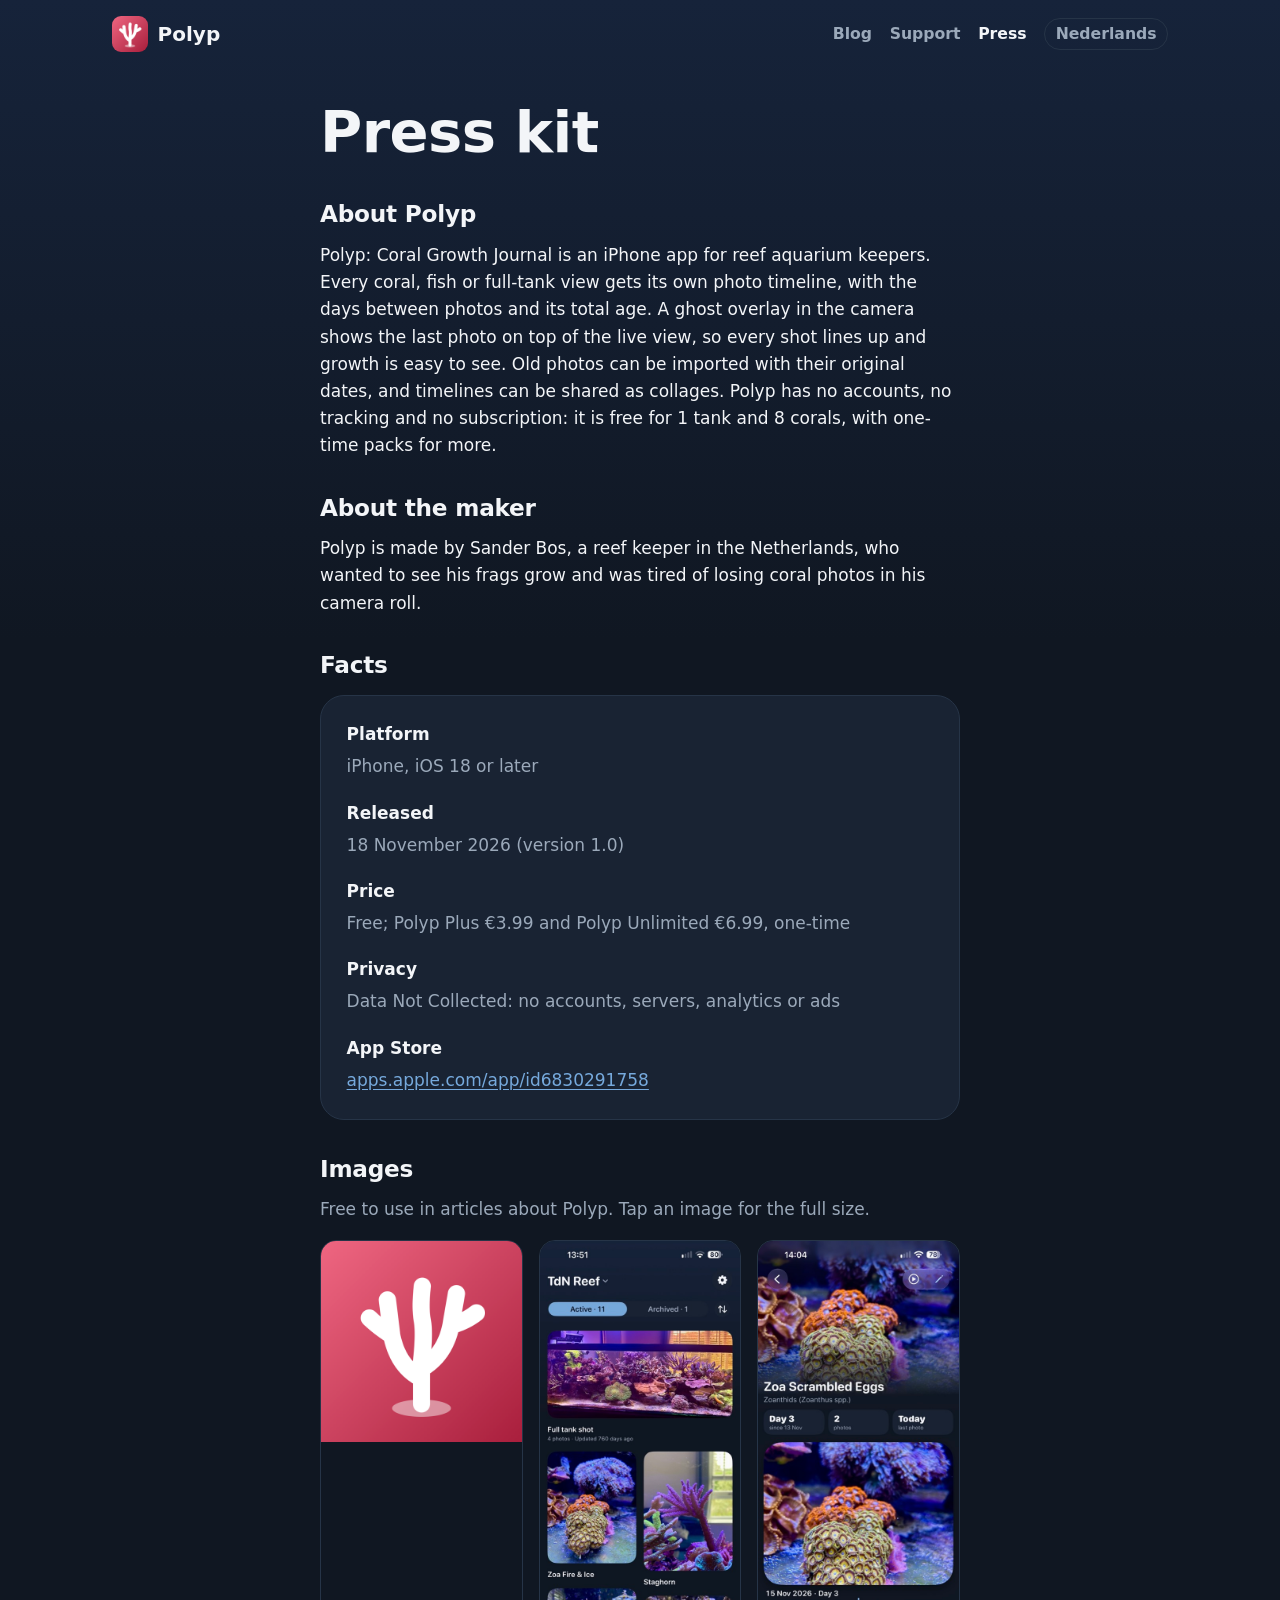
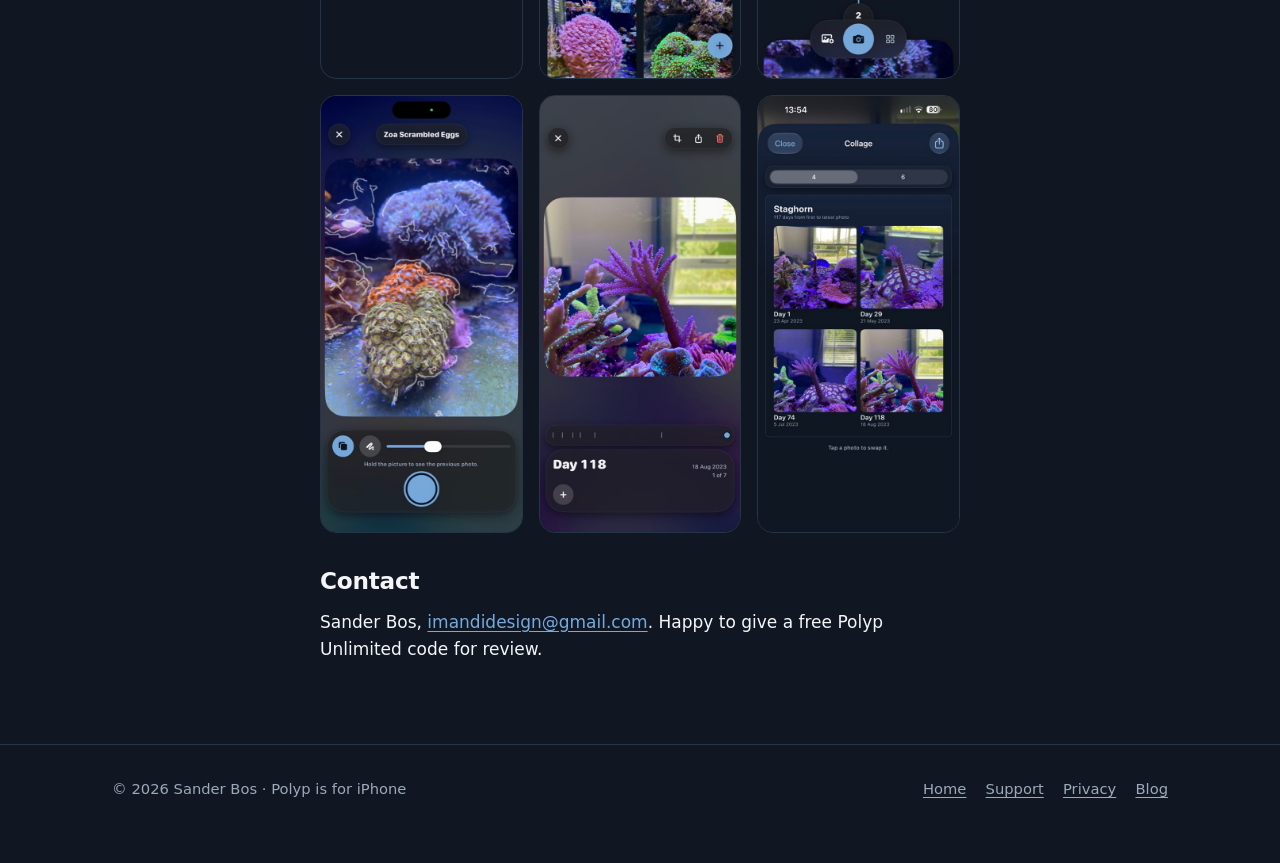
<file: press/index.html>
<!doctype html>
<html lang="en">
<head>
<meta charset="utf-8">
<meta name="viewport" content="width=device-width,initial-scale=1">
<title>Press kit · Polyp</title>
<meta name="description" content="Press kit for Polyp: Coral Growth Journal, an iPhone app that gives every coral its own photo timeline. Facts, icon, screenshots and contact.">
<link rel="canonical" href="https://polypapp.com/press/">
<meta name="theme-color" content="#16233A">
<meta property="og:title" content="Polyp press kit">
<meta property="og:url" content="https://polypapp.com/press/">
<meta property="og:image" content="https://polypapp.com/img/share.jpg">
<link rel="icon" href="/img/favicon.png" type="image/png">
<link rel="apple-touch-icon" href="/img/apple-touch-icon.png">
<link rel="stylesheet" href="/assets/site.css">
</head>
<body>
<a class="skip" href="#main">Skip to content</a>
<header class="site-header">
  <div class="wrap">
    <a class="brand" href="/"><img src="/img/apple-touch-icon.png" alt="" width="36" height="36">Polyp</a>
    <nav class="nav" aria-label="Main">
      <a href="/blog/">Blog</a>
      <a href="/support.html">Support</a>
      <a href="/press/" aria-current="page">Press</a>
      <a class="lang" href="/nl/" hreflang="nl" lang="nl">Nederlands</a>
    </nav>
  </div>
</header>

<main id="main" class="page">
  <div class="wrap narrow">
    <h1>Press kit</h1>

    <h2>About Polyp</h2>
    <p>Polyp: Coral Growth Journal is an iPhone app for reef aquarium keepers. Every coral, fish or full-tank view gets its own photo timeline, with the days between photos and its total age. A ghost overlay in the camera shows the last photo on top of the live view, so every shot lines up and growth is easy to see. Old photos can be imported with their original dates, and timelines can be shared as collages. Polyp has no accounts, no tracking and no subscription: it is free for 1 tank and 8 corals, with one-time packs for more.</p>

    <h2>About the maker</h2>
    <p>Polyp is made by Sander Bos, a reef keeper in the Netherlands, who wanted to see his frags grow and was tired of losing coral photos in his camera roll.</p>

    <h2>Facts</h2>
    <div class="card">
      <dl class="faq" style="margin:0">
        <dt style="margin-top:0">Platform</dt><dd>iPhone, iOS 18 or later</dd>
        <dt>Released</dt><dd>18 November 2026 (version 1.0)</dd>
        <dt>Price</dt><dd>Free; Polyp Plus €3.99 and Polyp Unlimited €6.99, one-time</dd>
        <dt>Privacy</dt><dd>Data Not Collected: no accounts, servers, analytics or ads</dd>
        <dt>App Store</dt><dd><a href="https://apps.apple.com/app/id6830291758">apps.apple.com/app/id6830291758</a></dd>
      </dl>
    </div>

    <h2>Images</h2>
    <p class="muted">Free to use in articles about Polyp. Tap an image for the full size.</p>
    <div class="shots">
      <a href="/img/icon-512.png"><img src="/img/icon-512.png" width="512" height="512" loading="lazy" alt="Polyp app icon: a white branching coral on a coral-pink background."></a>
      <a href="/img/screen-1.jpg"><img src="/img/screen-1.jpg" width="506" height="1100" loading="lazy" alt="Screenshot: home screen of a reef tank."></a>
      <a href="/img/screen-2.jpg"><img src="/img/screen-2.jpg" width="506" height="1100" loading="lazy" alt="Screenshot: a coral's photo timeline."></a>
      <a href="/img/screen-3.jpg"><img src="/img/screen-3.jpg" width="506" height="1100" loading="lazy" alt="Screenshot: the camera with the ghost outline."></a>
      <a href="/img/screen-4.jpg"><img src="/img/screen-4.jpg" width="506" height="1100" loading="lazy" alt="Screenshot: a full-screen photo at day 118."></a>
      <a href="/img/screen-5.jpg"><img src="/img/screen-5.jpg" width="506" height="1100" loading="lazy" alt="Screenshot: a four-photo growth collage."></a>
    </div>

    <h2>Contact</h2>
    <p>Sander Bos, <a href="mailto:imandidesign@gmail.com">imandidesign@gmail.com</a>. Happy to give a free Polyp Unlimited code for review.</p>
  </div>
</main>

<footer class="site-footer">
  <div class="wrap">
    <p>© 2026 Sander Bos · Polyp is for iPhone</p>
    <nav aria-label="Footer">
      <a href="/">Home</a>
      <a href="/support.html">Support</a>
      <a href="/privacy.html">Privacy</a>
      <a href="/blog/">Blog</a>
    </nav>
  </div>
</footer>
</body>
</html>
</file>
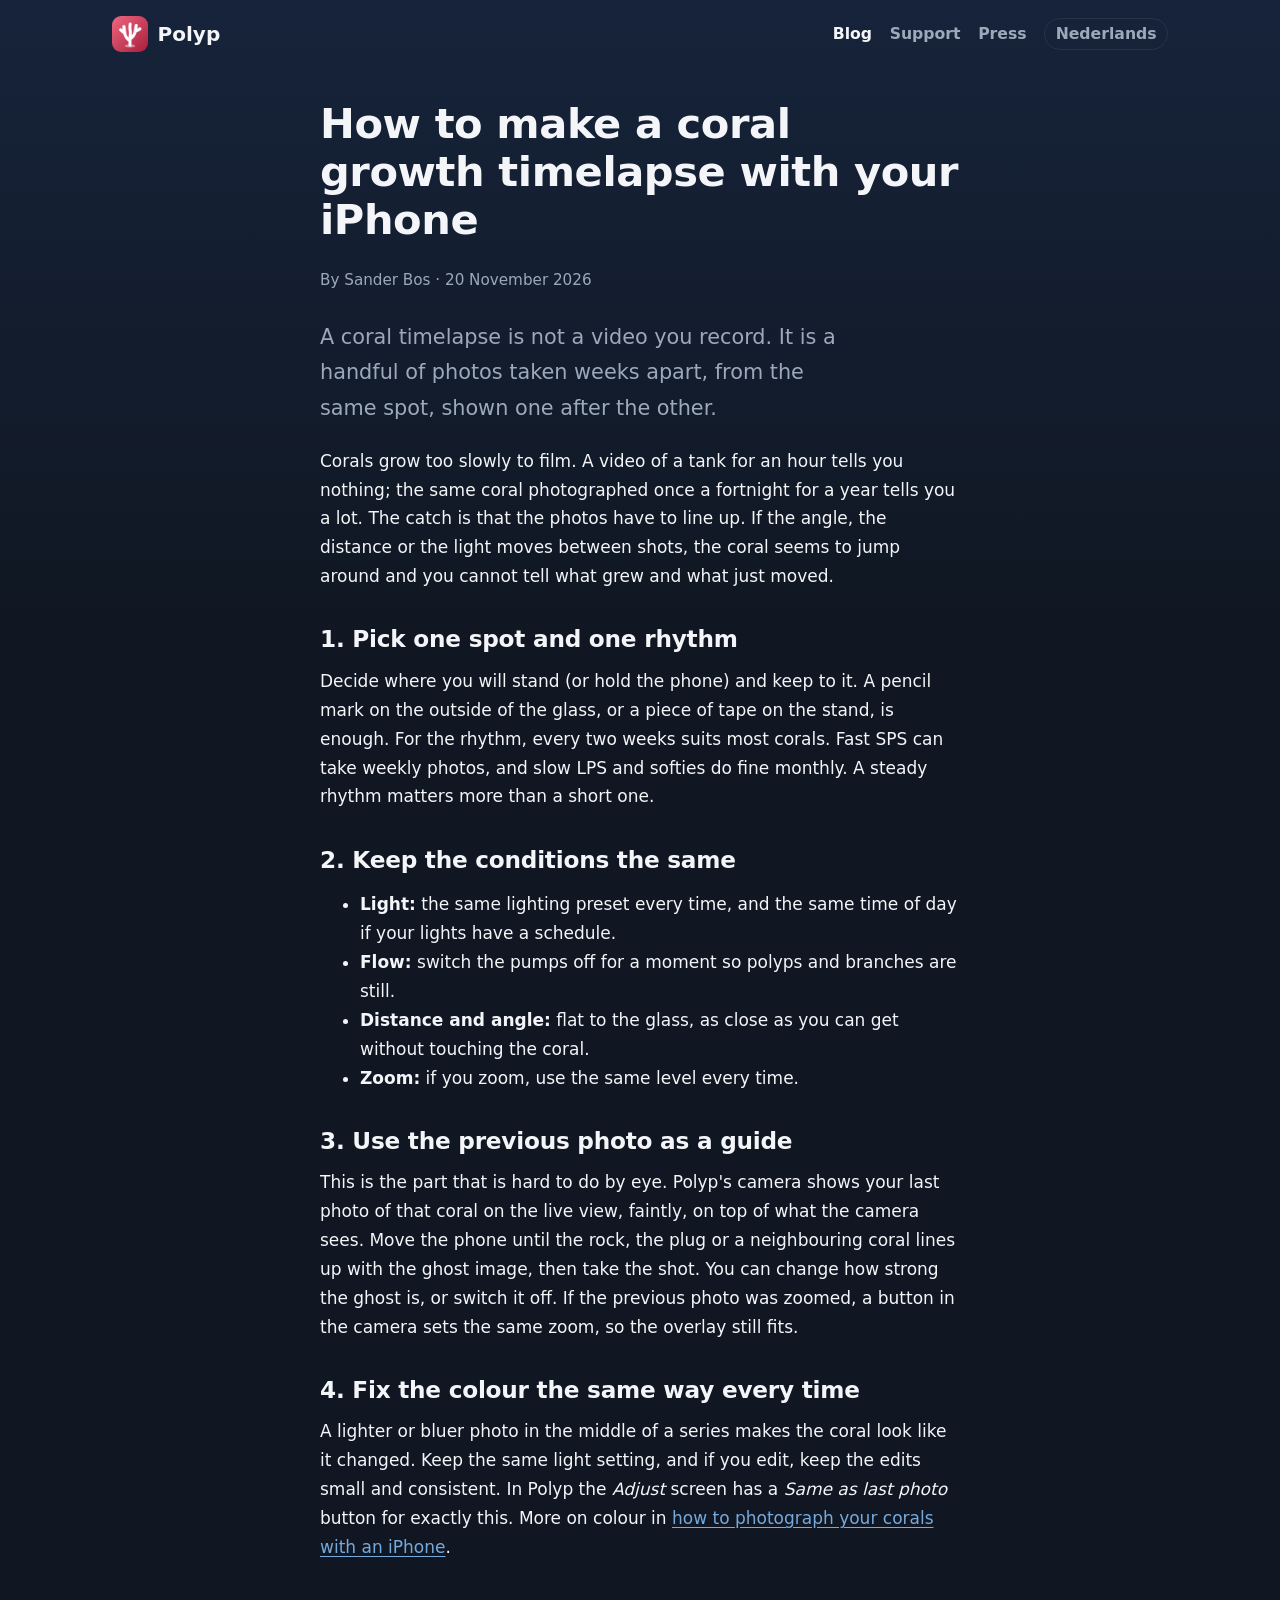
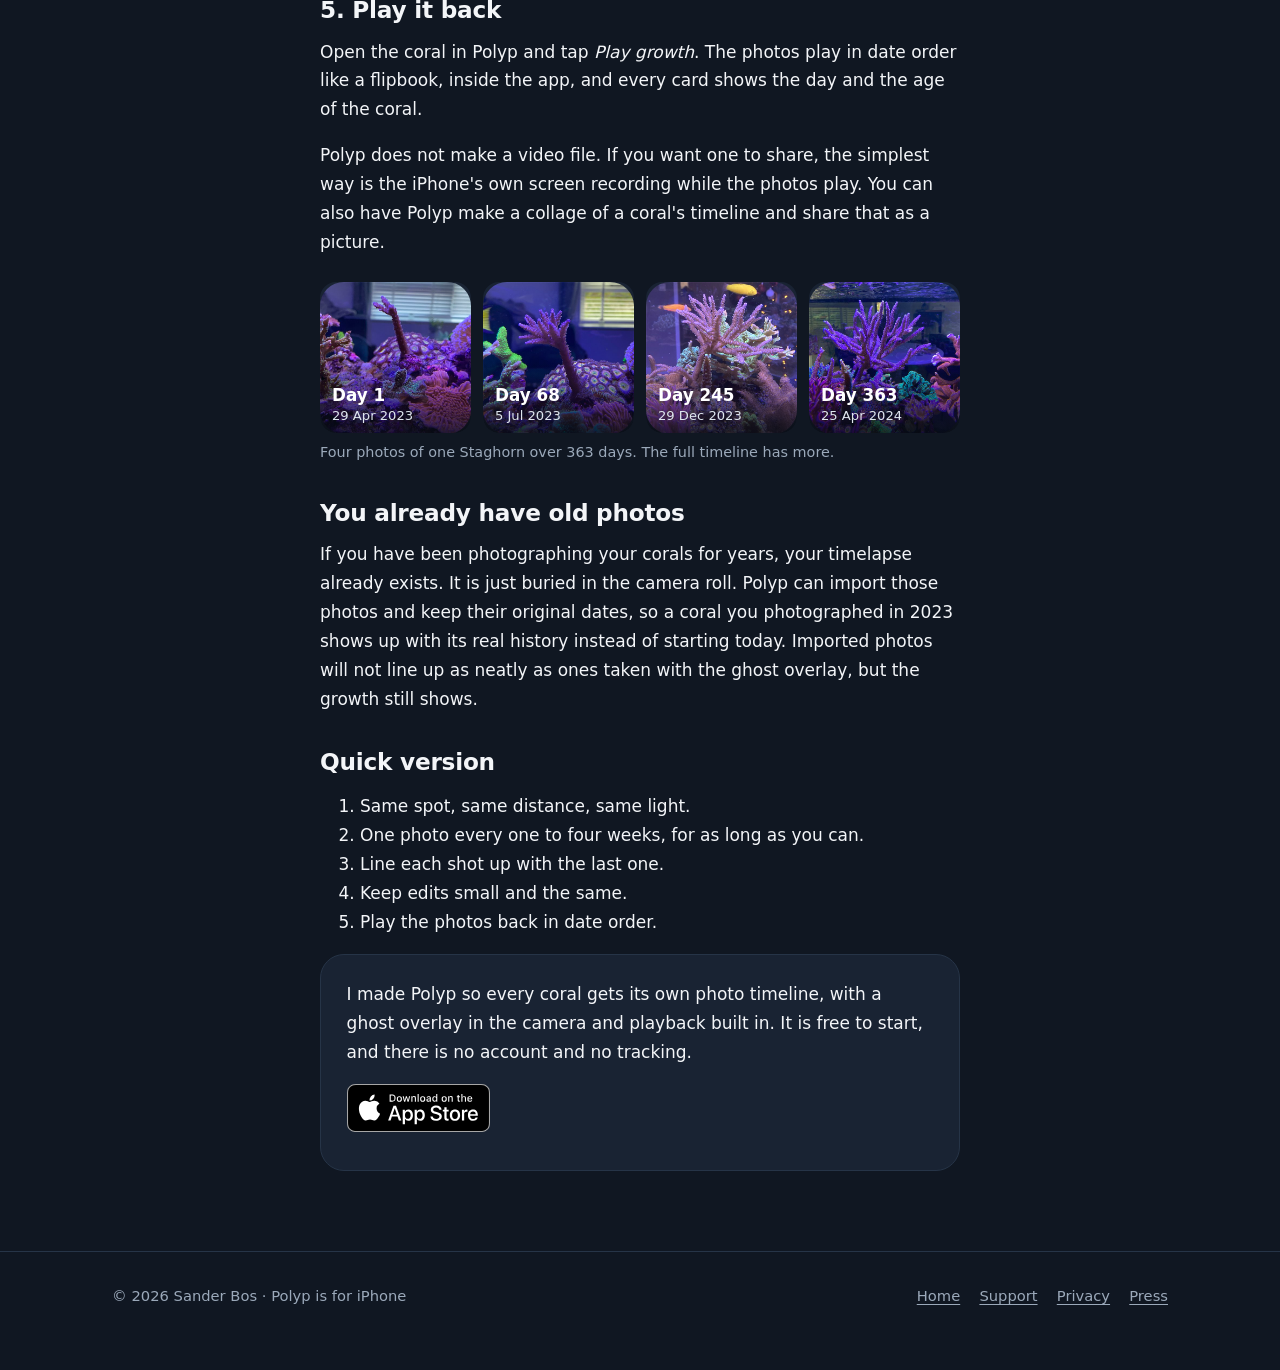
<file: blog/coral-growth-timelapse/index.html>
<!doctype html>
<html lang="en">
<head>
<meta charset="utf-8">
<meta name="viewport" content="width=device-width,initial-scale=1">
<title>How to make a coral growth timelapse with your iPhone · Polyp</title>
<meta name="description" content="A coral growth timelapse is just photos taken from the same spot over months. How to shoot them so they line up, and how to play them back on an iPhone.">
<link rel="canonical" href="https://polypapp.com/blog/coral-growth-timelapse/">
<meta name="apple-itunes-app" content="app-id=6830291758">
<meta name="theme-color" content="#16233A">
<meta property="og:type" content="article">
<meta property="og:title" content="How to make a coral growth timelapse with your iPhone">
<meta property="og:description" content="Photos from the same spot over months, played back like a flipbook.">
<meta property="og:url" content="https://polypapp.com/blog/coral-growth-timelapse/">
<meta property="og:image" content="https://polypapp.com/img/share.jpg">
<link rel="icon" href="/img/favicon.png" type="image/png">
<link rel="apple-touch-icon" href="/img/apple-touch-icon.png">
<link rel="stylesheet" href="/assets/site.css">
</head>
<body>
<a class="skip" href="#main">Skip to content</a>
<header class="site-header">
  <div class="wrap">
    <a class="brand" href="/"><img src="/img/apple-touch-icon.png" alt="" width="36" height="36">Polyp</a>
    <nav class="nav" aria-label="Main">
      <a href="/blog/" aria-current="page">Blog</a>
      <a href="/support.html">Support</a>
      <a href="/press/">Press</a>
      <a class="lang" href="/nl/" hreflang="nl" lang="nl">Nederlands</a>
    </nav>
  </div>
</header>

<main id="main" class="page">
  <article class="wrap narrow post">
    <h1>How to make a coral growth timelapse with your iPhone</h1>
    <p class="byline">By Sander Bos · 20 November 2026</p>

    <p class="lead">A coral timelapse is not a video you record. It is a handful of photos taken weeks apart, from the same spot, shown one after the other.</p>

    <p>Corals grow too slowly to film. A video of a tank for an hour tells you nothing; the same coral photographed once a fortnight for a year tells you a lot. The catch is that the photos have to line up. If the angle, the distance or the light moves between shots, the coral seems to jump around and you cannot tell what grew and what just moved.</p>

    <h2>1. Pick one spot and one rhythm</h2>
    <p>Decide where you will stand (or hold the phone) and keep to it. A pencil mark on the outside of the glass, or a piece of tape on the stand, is enough. For the rhythm, every two weeks suits most corals. Fast SPS can take weekly photos, and slow LPS and softies do fine monthly. A steady rhythm matters more than a short one.</p>

    <h2>2. Keep the conditions the same</h2>
    <ul>
      <li><strong>Light:</strong> the same lighting preset every time, and the same time of day if your lights have a schedule.</li>
      <li><strong>Flow:</strong> switch the pumps off for a moment so polyps and branches are still.</li>
      <li><strong>Distance and angle:</strong> flat to the glass, as close as you can get without touching the coral.</li>
      <li><strong>Zoom:</strong> if you zoom, use the same level every time.</li>
    </ul>

    <h2>3. Use the previous photo as a guide</h2>
    <p>This is the part that is hard to do by eye. Polyp's camera shows your last photo of that coral on the live view, faintly, on top of what the camera sees. Move the phone until the rock, the plug or a neighbouring coral lines up with the ghost image, then take the shot. You can change how strong the ghost is, or switch it off. If the previous photo was zoomed, a button in the camera sets the same zoom, so the overlay still fits.</p>

    <h2>4. Fix the colour the same way every time</h2>
    <p>A lighter or bluer photo in the middle of a series makes the coral look like it changed. Keep the same light setting, and if you edit, keep the edits small and consistent. In Polyp the <em>Adjust</em> screen has a <em>Same as last photo</em> button for exactly this. More on colour in <a href="/blog/photograph-corals-iphone/">how to photograph your corals with an iPhone</a>.</p>

    <h2>5. Play it back</h2>
    <p>Open the coral in Polyp and tap <em>Play growth</em>. The photos play in date order like a flipbook, inside the app, and every card shows the day and the age of the coral.</p>
    <p>Polyp does not make a video file. If you want one to share, the simplest way is the iPhone's own screen recording while the photos play. You can also have Polyp make a collage of a coral's timeline and share that as a picture.</p>

    <figure>
      <ol class="tl-strip" style="margin:0">
        <li><img src="/img/photos/tl-stag-1.jpg" width="560" height="560" loading="lazy" alt="Day 1: A Staghorn frag: one bare branch."><span class="tl-cap"><b>Day 1</b>29 Apr 2023</span></li>
        <li><img src="/img/photos/tl-stag-2.jpg" width="560" height="560" loading="lazy" alt="Day 68: The Staghorn with its first side branches at the top."><span class="tl-cap"><b>Day 68</b>5 Jul 2023</span></li>
        <li><img src="/img/photos/tl-stag-3.jpg" width="560" height="560" loading="lazy" alt="Day 245: The Staghorn as a wide, branching bush."><span class="tl-cap"><b>Day 245</b>29 Dec 2023</span></li>
        <li><img src="/img/photos/tl-stag-4.jpg" width="560" height="560" loading="lazy" alt="Day 363: The Staghorn grown into a large purple colony."><span class="tl-cap"><b>Day 363</b>25 Apr 2024</span></li>
      </ol>
      <figcaption>Four photos of one Staghorn over 363 days. The full timeline has more.</figcaption>
    </figure>

    <h2>You already have old photos</h2>
    <p>If you have been photographing your corals for years, your timelapse already exists. It is just buried in the camera roll. Polyp can import those photos and keep their original dates, so a coral you photographed in 2023 shows up with its real history instead of starting today. Imported photos will not line up as neatly as ones taken with the ghost overlay, but the growth still shows.</p>

    <h2>Quick version</h2>
    <ol>
      <li>Same spot, same distance, same light.</li>
      <li>One photo every one to four weeks, for as long as you can.</li>
      <li>Line each shot up with the last one.</li>
      <li>Keep edits small and the same.</li>
      <li>Play the photos back in date order.</li>
    </ol>

    <div class="card">
      <p style="margin:0 0 .8rem">I made Polyp so every coral gets its own photo timeline, with a ghost overlay in the camera and playback built in. It is free to start, and there is no account and no tracking.</p>
      <a class="store-badge" href="https://apps.apple.com/app/apple-store/id6830291758?pt=129719940&amp;ct=web-home&amp;mt=8"><img src="/img/app-store-badge-en.svg" width="144" height="48" alt="Download on the App Store"></a>
    </div>
  </article>
</main>

<footer class="site-footer">
  <div class="wrap">
    <p>© 2026 Sander Bos · Polyp is for iPhone</p>
    <nav aria-label="Footer">
      <a href="/">Home</a>
      <a href="/support.html">Support</a>
      <a href="/privacy.html">Privacy</a>
      <a href="/press/">Press</a>
    </nav>
  </div>
</footer>
</body>
</html>
</file>
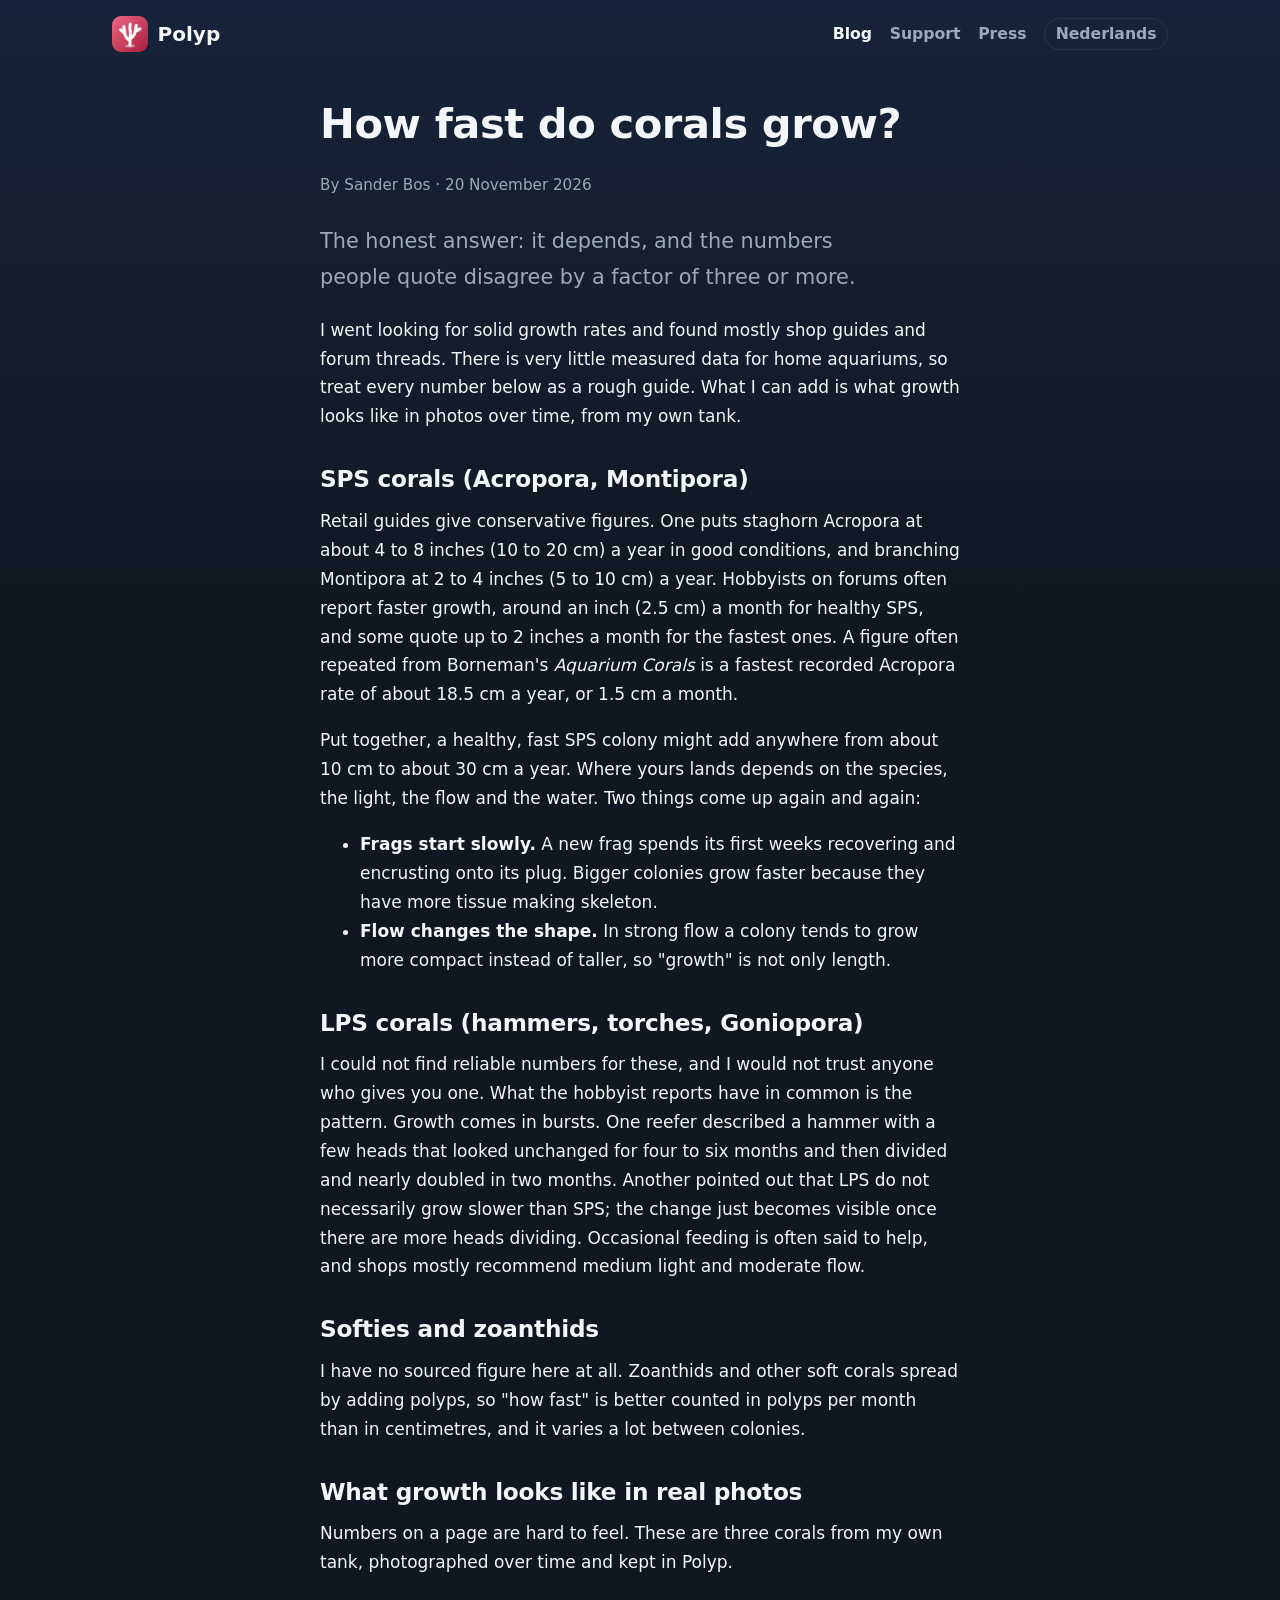
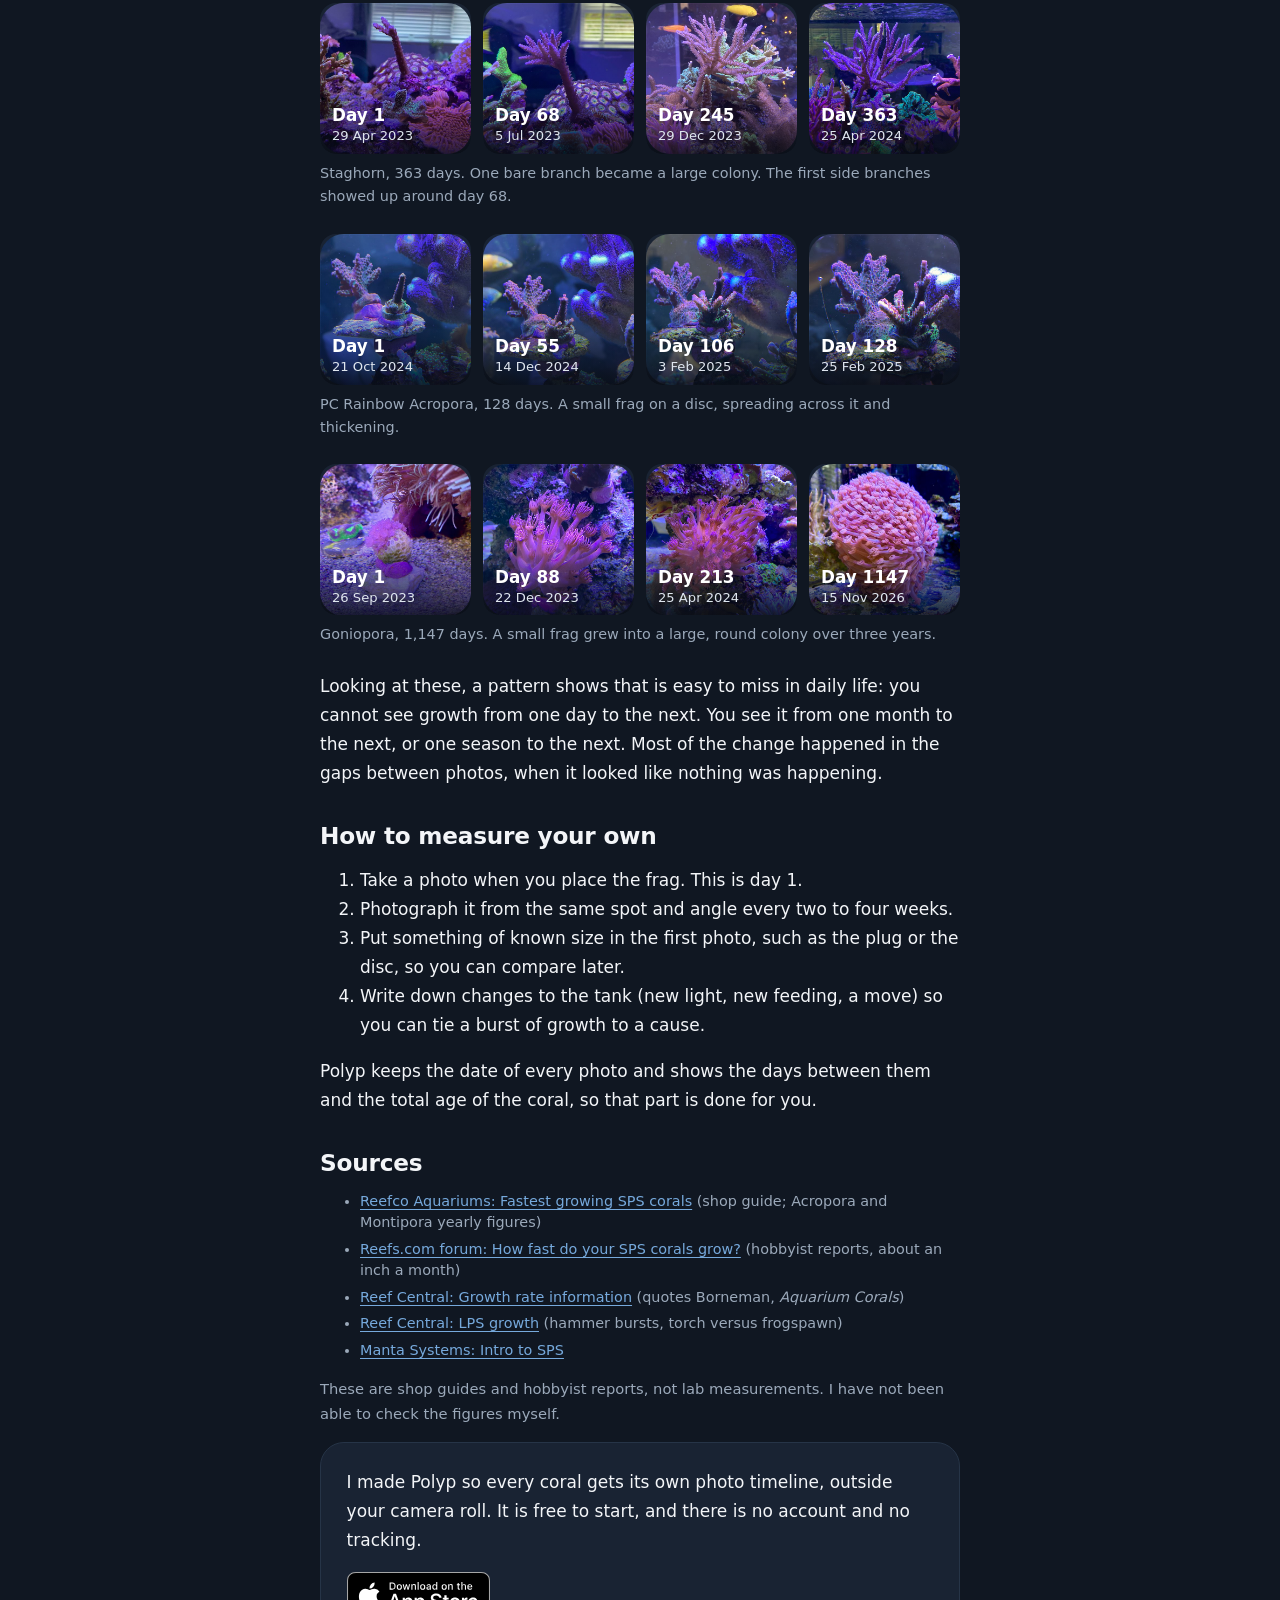
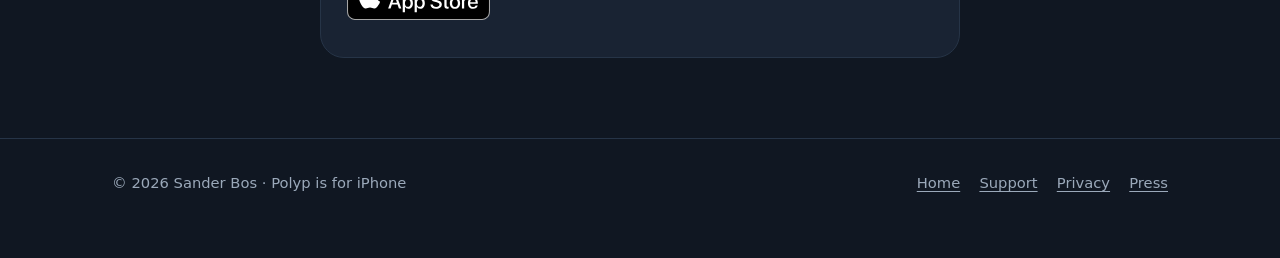
<file: blog/how-fast-do-corals-grow/index.html>
<!doctype html>
<html lang="en">
<head>
<meta charset="utf-8">
<meta name="viewport" content="width=device-width,initial-scale=1">
<title>How fast do corals grow? SPS, LPS and more · Polyp</title>
<meta name="description" content="Coral growth rates in a reef tank, from SPS to hammers, with what the sources actually say and three real photo timelines from a home aquarium.">
<link rel="canonical" href="https://polypapp.com/blog/how-fast-do-corals-grow/">
<meta name="apple-itunes-app" content="app-id=6830291758">
<meta name="theme-color" content="#16233A">
<meta property="og:type" content="article">
<meta property="og:title" content="How fast do corals grow?">
<meta property="og:description" content="Growth rates for SPS and LPS corals in a reef tank, plus three real photo timelines.">
<meta property="og:url" content="https://polypapp.com/blog/how-fast-do-corals-grow/">
<meta property="og:image" content="https://polypapp.com/img/share.jpg">
<link rel="icon" href="/img/favicon.png" type="image/png">
<link rel="apple-touch-icon" href="/img/apple-touch-icon.png">
<link rel="stylesheet" href="/assets/site.css">
</head>
<body>
<a class="skip" href="#main">Skip to content</a>
<header class="site-header">
  <div class="wrap">
    <a class="brand" href="/"><img src="/img/apple-touch-icon.png" alt="" width="36" height="36">Polyp</a>
    <nav class="nav" aria-label="Main">
      <a href="/blog/" aria-current="page">Blog</a>
      <a href="/support.html">Support</a>
      <a href="/press/">Press</a>
      <a class="lang" href="/nl/" hreflang="nl" lang="nl">Nederlands</a>
    </nav>
  </div>
</header>

<main id="main" class="page">
  <article class="wrap narrow post">
    <h1>How fast do corals grow?</h1>
    <p class="byline">By Sander Bos · 20 November 2026</p>

    <p class="lead">The honest answer: it depends, and the numbers people quote disagree by a factor of three or more.</p>

    <p>I went looking for solid growth rates and found mostly shop guides and forum threads. There is very little measured data for home aquariums, so treat every number below as a rough guide. What I can add is what growth looks like in photos over time, from my own tank.</p>

    <h2>SPS corals (Acropora, Montipora)</h2>
    <p>Retail guides give conservative figures. One puts staghorn Acropora at about 4 to 8 inches (10 to 20 cm) a year in good conditions, and branching Montipora at 2 to 4 inches (5 to 10 cm) a year. Hobbyists on forums often report faster growth, around an inch (2.5 cm) a month for healthy SPS, and some quote up to 2 inches a month for the fastest ones. A figure often repeated from Borneman's <em>Aquarium Corals</em> is a fastest recorded Acropora rate of about 18.5 cm a year, or 1.5 cm a month.</p>
    <p>Put together, a healthy, fast SPS colony might add anywhere from about 10 cm to about 30 cm a year. Where yours lands depends on the species, the light, the flow and the water. Two things come up again and again:</p>
    <ul>
      <li><strong>Frags start slowly.</strong> A new frag spends its first weeks recovering and encrusting onto its plug. Bigger colonies grow faster because they have more tissue making skeleton.</li>
      <li><strong>Flow changes the shape.</strong> In strong flow a colony tends to grow more compact instead of taller, so "growth" is not only length.</li>
    </ul>

    <h2>LPS corals (hammers, torches, Goniopora)</h2>
    <p>I could not find reliable numbers for these, and I would not trust anyone who gives you one. What the hobbyist reports have in common is the pattern. Growth comes in bursts. One reefer described a hammer with a few heads that looked unchanged for four to six months and then divided and nearly doubled in two months. Another pointed out that LPS do not necessarily grow slower than SPS; the change just becomes visible once there are more heads dividing. Occasional feeding is often said to help, and shops mostly recommend medium light and moderate flow.</p>

    <h2>Softies and zoanthids</h2>
    <p>I have no sourced figure here at all. Zoanthids and other soft corals spread by adding polyps, so "how fast" is better counted in polyps per month than in centimetres, and it varies a lot between colonies.</p>

    <h2>What growth looks like in real photos</h2>
    <p>Numbers on a page are hard to feel. These are three corals from my own tank, photographed over time and kept in Polyp.</p>

    <figure>
      <ol class="tl-strip" style="margin:0">
        <li><img src="/img/photos/tl-stag-1.jpg" width="560" height="560" loading="lazy" alt="Day 1: A Staghorn frag: one bare branch."><span class="tl-cap"><b>Day 1</b>29 Apr 2023</span></li>
        <li><img src="/img/photos/tl-stag-2.jpg" width="560" height="560" loading="lazy" alt="Day 68: The Staghorn with its first side branches at the top."><span class="tl-cap"><b>Day 68</b>5 Jul 2023</span></li>
        <li><img src="/img/photos/tl-stag-3.jpg" width="560" height="560" loading="lazy" alt="Day 245: The Staghorn as a wide, branching bush."><span class="tl-cap"><b>Day 245</b>29 Dec 2023</span></li>
        <li><img src="/img/photos/tl-stag-4.jpg" width="560" height="560" loading="lazy" alt="Day 363: The Staghorn grown into a large purple colony."><span class="tl-cap"><b>Day 363</b>25 Apr 2024</span></li>
      </ol>
      <figcaption>Staghorn, 363 days. One bare branch became a large colony. The first side branches showed up around day 68.</figcaption>
    </figure>

    <figure>
      <ol class="tl-strip" style="margin:0">
        <li><img src="/img/photos/tl-pc-1.jpg" width="560" height="560" loading="lazy" alt="Day 1: A PC Rainbow Acropora frag on a disc."><span class="tl-cap"><b>Day 1</b>21 Oct 2024</span></li>
        <li><img src="/img/photos/tl-pc-2.jpg" width="560" height="560" loading="lazy" alt="Day 55: The PC Rainbow starting to cover the disc."><span class="tl-cap"><b>Day 55</b>14 Dec 2024</span></li>
        <li><img src="/img/photos/tl-pc-3.jpg" width="560" height="560" loading="lazy" alt="Day 106: The PC Rainbow with new branch tips."><span class="tl-cap"><b>Day 106</b>3 Feb 2025</span></li>
        <li><img src="/img/photos/tl-pc-4.jpg" width="560" height="560" loading="lazy" alt="Day 128: The PC Rainbow with thick, colourful branches."><span class="tl-cap"><b>Day 128</b>25 Feb 2025</span></li>
      </ol>
      <figcaption>PC Rainbow Acropora, 128 days. A small frag on a disc, spreading across it and thickening.</figcaption>
    </figure>

    <figure>
      <ol class="tl-strip" style="margin:0">
        <li><img src="/img/photos/tl-gonio-1.jpg" width="560" height="560" loading="lazy" alt="Day 1: A small Goniopora frag on a rock."><span class="tl-cap"><b>Day 1</b>26 Sep 2023</span></li>
        <li><img src="/img/photos/tl-gonio-2.jpg" width="560" height="560" loading="lazy" alt="Day 88: The Goniopora with longer polyps, moved onto the rockwork."><span class="tl-cap"><b>Day 88</b>22 Dec 2023</span></li>
        <li><img src="/img/photos/tl-gonio-3.jpg" width="560" height="560" loading="lazy" alt="Day 213: The Goniopora as a full, open colony."><span class="tl-cap"><b>Day 213</b>25 Apr 2024</span></li>
        <li><img src="/img/photos/tl-gonio-4.jpg" width="560" height="560" loading="lazy" alt="Day 1147: The Goniopora grown into a large round ball."><span class="tl-cap"><b>Day 1147</b>15 Nov 2026</span></li>
      </ol>
      <figcaption>Goniopora, 1,147 days. A small frag grew into a large, round colony over three years.</figcaption>
    </figure>

    <p>Looking at these, a pattern shows that is easy to miss in daily life: you cannot see growth from one day to the next. You see it from one month to the next, or one season to the next. Most of the change happened in the gaps between photos, when it looked like nothing was happening.</p>

    <h2>How to measure your own</h2>
    <ol>
      <li>Take a photo when you place the frag. This is day 1.</li>
      <li>Photograph it from the same spot and angle every two to four weeks.</li>
      <li>Put something of known size in the first photo, such as the plug or the disc, so you can compare later.</li>
      <li>Write down changes to the tank (new light, new feeding, a move) so you can tie a burst of growth to a cause.</li>
    </ol>
    <p>Polyp keeps the date of every photo and shows the days between them and the total age of the coral, so that part is done for you.</p>

    <h2>Sources</h2>
    <ul class="sources">
      <li><a href="https://reefcoaquariums.com/blogs/news/fastest-growing-sps-corals">Reefco Aquariums: Fastest growing SPS corals</a> (shop guide; Acropora and Montipora yearly figures)</li>
      <li><a href="https://reefs.com/forum/sps/246537-how-fast-do-your-sps-corals-grow.html">Reefs.com forum: How fast do your SPS corals grow?</a> (hobbyist reports, about an inch a month)</li>
      <li><a href="https://forums.reefcentral.com/threads/growth-rate-information.1153378">Reef Central: Growth rate information</a> (quotes Borneman, <em>Aquarium Corals</em>)</li>
      <li><a href="https://forums.reefcentral.com/threads/lps-growth.2032060">Reef Central: LPS growth</a> (hammer bursts, torch versus frogspawn)</li>
      <li><a href="https://www.mantasystems.net/a/blog/post/intro-to-sps">Manta Systems: Intro to SPS</a></li>
    </ul>
    <p class="muted small">These are shop guides and hobbyist reports, not lab measurements. I have not been able to check the figures myself.</p>

    <div class="card">
      <p style="margin:0 0 .8rem">I made Polyp so every coral gets its own photo timeline, outside your camera roll. It is free to start, and there is no account and no tracking.</p>
      <a class="store-badge" href="https://apps.apple.com/app/apple-store/id6830291758?pt=129719940&amp;ct=web-home&amp;mt=8"><img src="/img/app-store-badge-en.svg" width="144" height="48" alt="Download on the App Store"></a>
    </div>
  </article>
</main>

<footer class="site-footer">
  <div class="wrap">
    <p>© 2026 Sander Bos · Polyp is for iPhone</p>
    <nav aria-label="Footer">
      <a href="/">Home</a>
      <a href="/support.html">Support</a>
      <a href="/privacy.html">Privacy</a>
      <a href="/press/">Press</a>
    </nav>
  </div>
</footer>
</body>
</html>
</file>
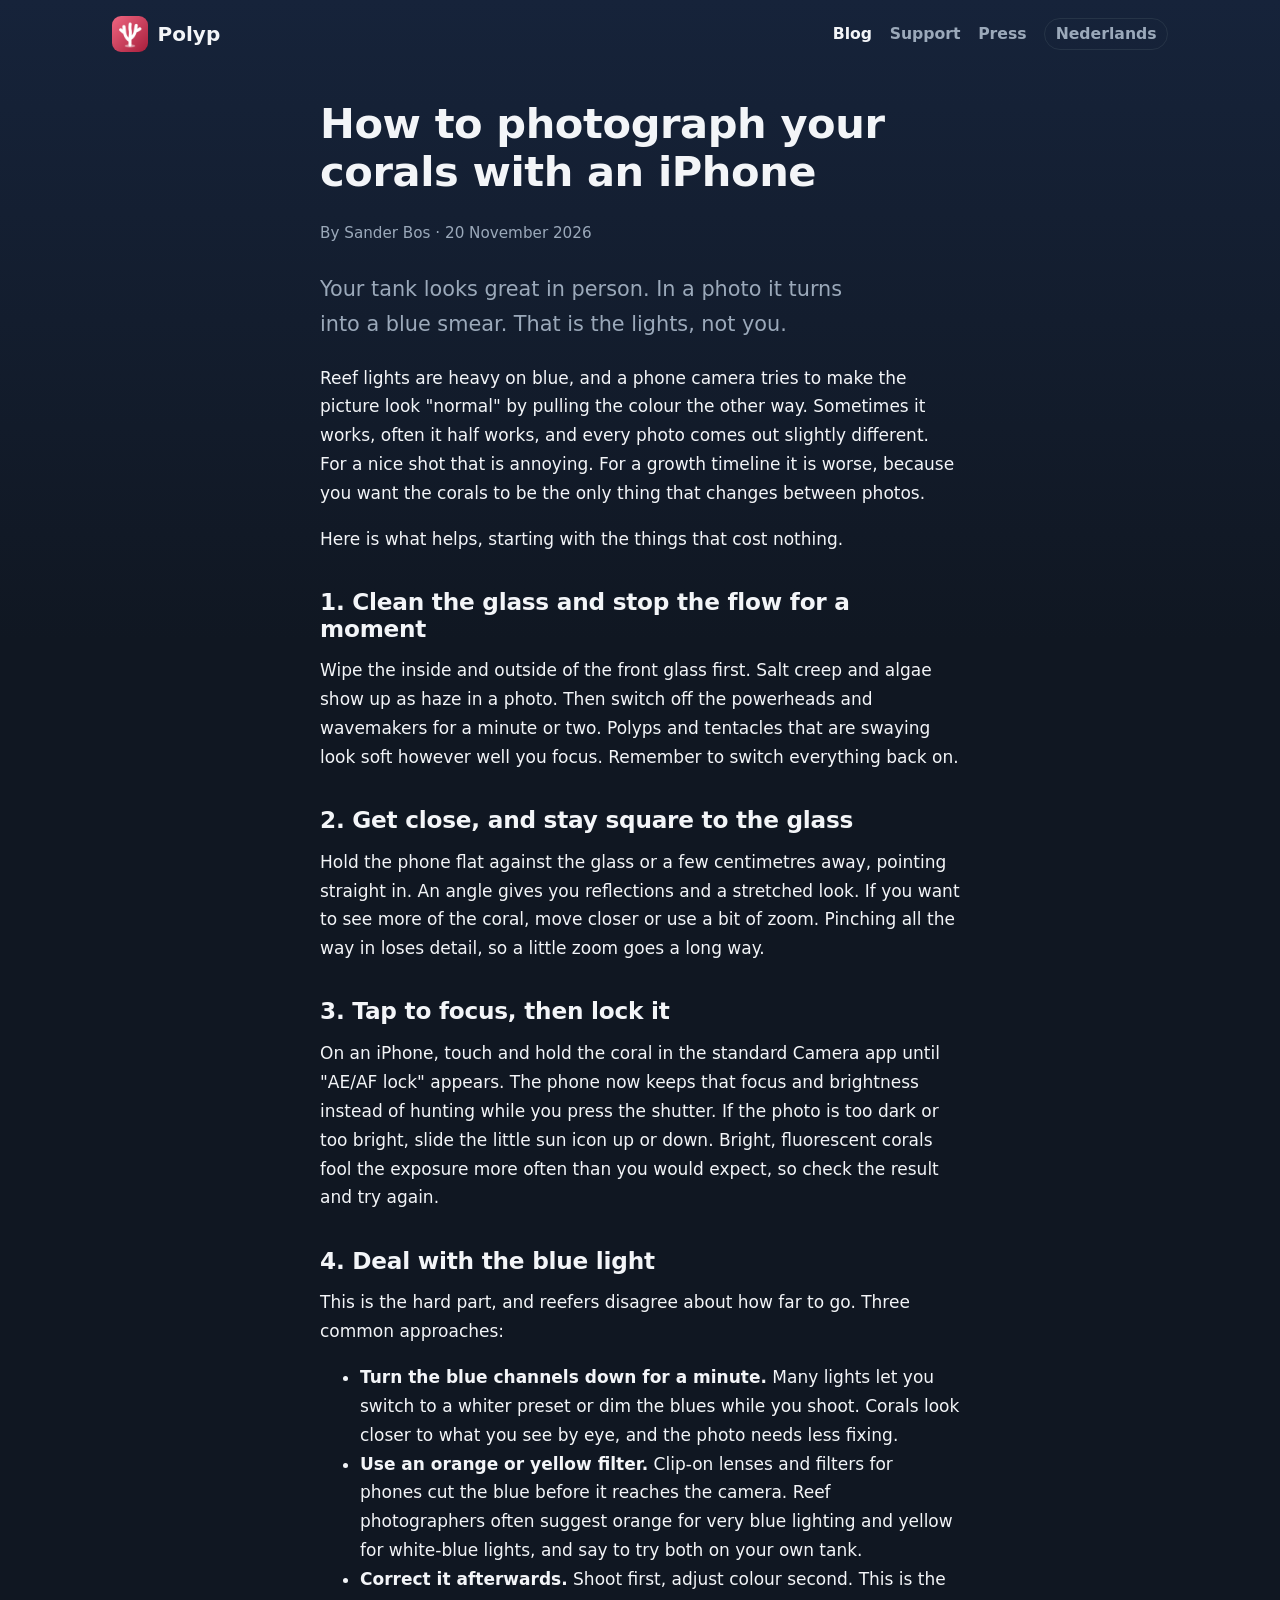
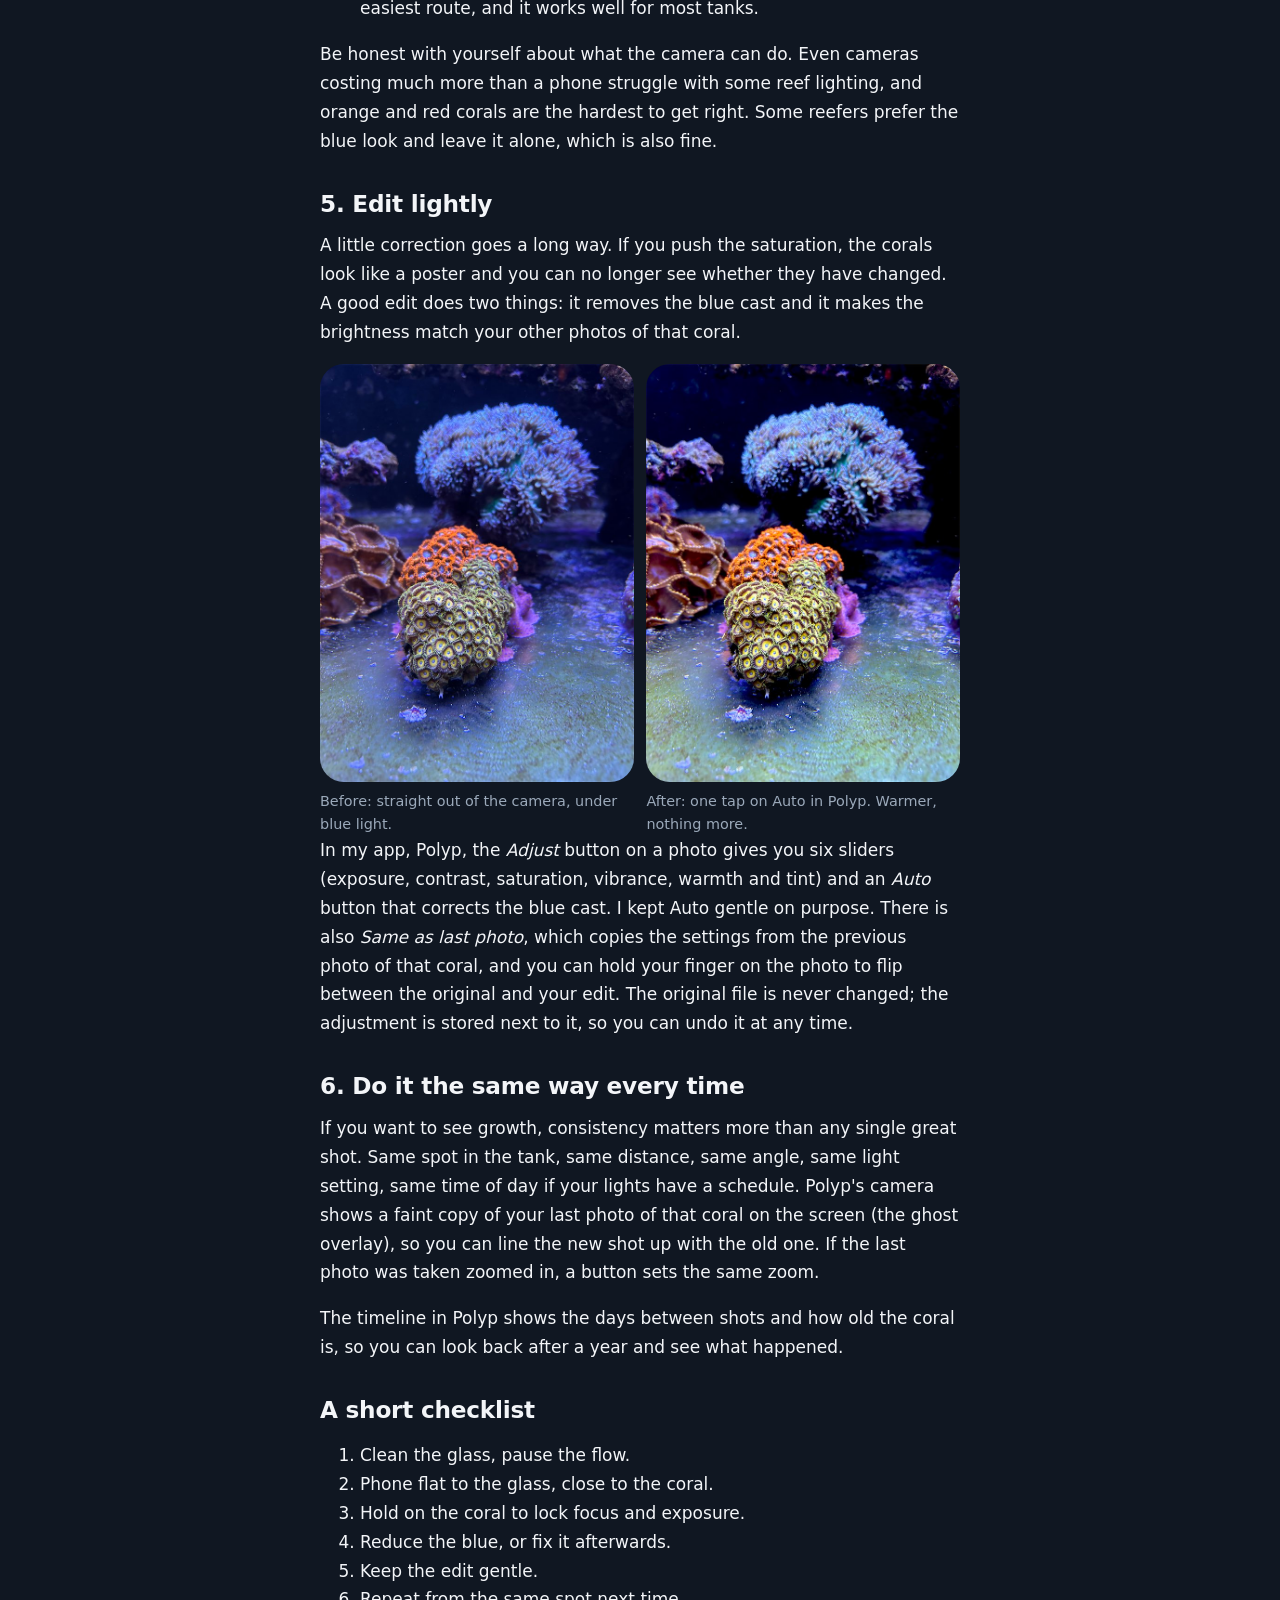
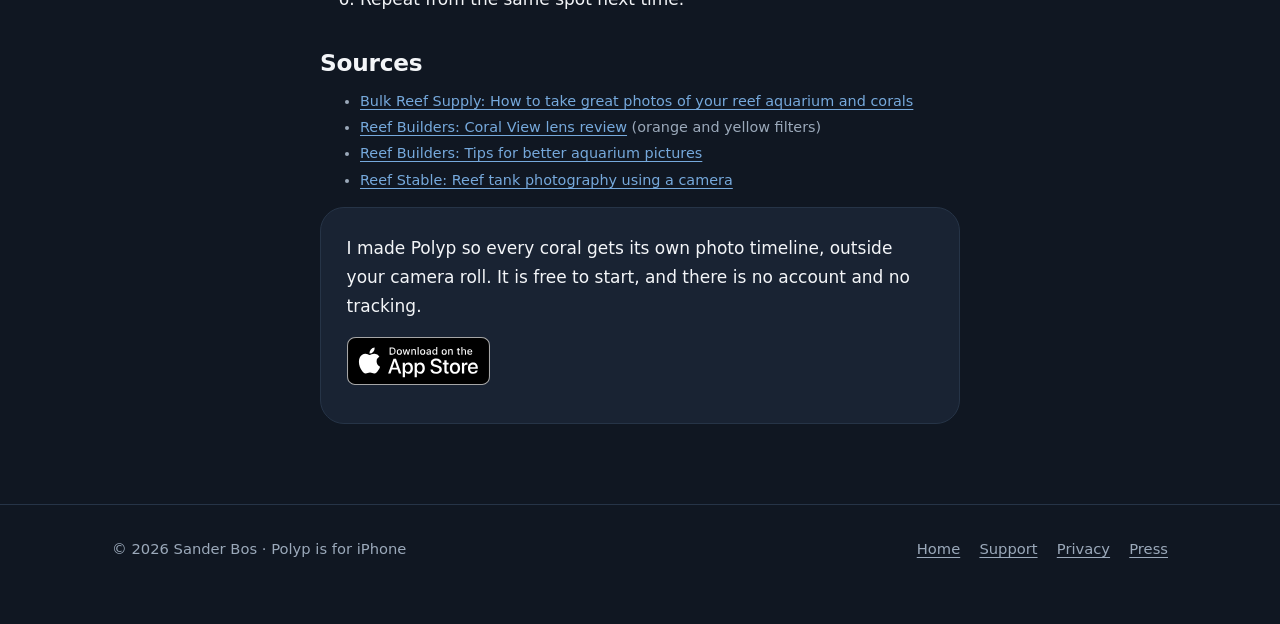
<file: blog/photograph-corals-iphone/index.html>
<!doctype html>
<html lang="en">
<head>
<meta charset="utf-8">
<meta name="viewport" content="width=device-width,initial-scale=1">
<title>How to photograph your corals with an iPhone · Polyp</title>
<meta name="description" content="Blue reef lights fool every camera. Here is how to get sharp, natural-looking coral photos with an iPhone: light, focus, angle, filters and a light touch of editing.">
<link rel="canonical" href="https://polypapp.com/blog/photograph-corals-iphone/">
<link rel="alternate" hreflang="nl" href="https://polypapp.com/nl/blog/koralen-fotograferen-iphone/">
<link rel="alternate" hreflang="en" href="https://polypapp.com/blog/photograph-corals-iphone/">
<meta name="apple-itunes-app" content="app-id=6830291758">
<meta name="theme-color" content="#16233A">
<meta property="og:type" content="article">
<meta property="og:title" content="How to photograph your corals with an iPhone">
<meta property="og:description" content="Blue reef lights fool every camera. How to get sharp, natural-looking coral photos with an iPhone.">
<meta property="og:url" content="https://polypapp.com/blog/photograph-corals-iphone/">
<meta property="og:image" content="https://polypapp.com/img/share.jpg">
<link rel="icon" href="/img/favicon.png" type="image/png">
<link rel="apple-touch-icon" href="/img/apple-touch-icon.png">
<link rel="stylesheet" href="/assets/site.css">
</head>
<body>
<a class="skip" href="#main">Skip to content</a>
<header class="site-header">
  <div class="wrap">
    <a class="brand" href="/"><img src="/img/apple-touch-icon.png" alt="" width="36" height="36">Polyp</a>
    <nav class="nav" aria-label="Main">
      <a href="/blog/" aria-current="page">Blog</a>
      <a href="/support.html">Support</a>
      <a href="/press/">Press</a>
      <a class="lang" href="/nl/blog/koralen-fotograferen-iphone/" hreflang="nl" lang="nl">Nederlands</a>
    </nav>
  </div>
</header>

<main id="main" class="page">
  <article class="wrap narrow post">
    <h1>How to photograph your corals with an iPhone</h1>
    <p class="byline">By Sander Bos · 20 November 2026</p>

    <p class="lead">Your tank looks great in person. In a photo it turns into a blue smear. That is the lights, not you.</p>

    <p>Reef lights are heavy on blue, and a phone camera tries to make the picture look "normal" by pulling the colour the other way. Sometimes it works, often it half works, and every photo comes out slightly different. For a nice shot that is annoying. For a growth timeline it is worse, because you want the corals to be the only thing that changes between photos.</p>

    <p>Here is what helps, starting with the things that cost nothing.</p>

    <h2>1. Clean the glass and stop the flow for a moment</h2>
    <p>Wipe the inside and outside of the front glass first. Salt creep and algae show up as haze in a photo. Then switch off the powerheads and wavemakers for a minute or two. Polyps and tentacles that are swaying look soft however well you focus. Remember to switch everything back on.</p>

    <h2>2. Get close, and stay square to the glass</h2>
    <p>Hold the phone flat against the glass or a few centimetres away, pointing straight in. An angle gives you reflections and a stretched look. If you want to see more of the coral, move closer or use a bit of zoom. Pinching all the way in loses detail, so a little zoom goes a long way.</p>

    <h2>3. Tap to focus, then lock it</h2>
    <p>On an iPhone, touch and hold the coral in the standard Camera app until "AE/AF lock" appears. The phone now keeps that focus and brightness instead of hunting while you press the shutter. If the photo is too dark or too bright, slide the little sun icon up or down. Bright, fluorescent corals fool the exposure more often than you would expect, so check the result and try again.</p>

    <h2>4. Deal with the blue light</h2>
    <p>This is the hard part, and reefers disagree about how far to go. Three common approaches:</p>
    <ul>
      <li><strong>Turn the blue channels down for a minute.</strong> Many lights let you switch to a whiter preset or dim the blues while you shoot. Corals look closer to what you see by eye, and the photo needs less fixing.</li>
      <li><strong>Use an orange or yellow filter.</strong> Clip-on lenses and filters for phones cut the blue before it reaches the camera. Reef photographers often suggest orange for very blue lighting and yellow for white-blue lights, and say to try both on your own tank.</li>
      <li><strong>Correct it afterwards.</strong> Shoot first, adjust colour second. This is the easiest route, and it works well for most tanks.</li>
    </ul>
    <p>Be honest with yourself about what the camera can do. Even cameras costing much more than a phone struggle with some reef lighting, and orange and red corals are the hardest to get right. Some reefers prefer the blue look and leave it alone, which is also fine.</p>

    <h2>5. Edit lightly</h2>
    <p>A little correction goes a long way. If you push the saturation, the corals look like a poster and you can no longer see whether they have changed. A good edit does two things: it removes the blue cast and it makes the brightness match your other photos of that coral.</p>

    <div class="pair">
      <figure>
        <img src="/img/photos/ba-before.jpg" width="675" height="900" loading="lazy" alt="A zoanthid colony as photographed under blue reef light.">
        <figcaption>Before: straight out of the camera, under blue light.</figcaption>
      </figure>
      <figure>
        <img src="/img/photos/ba-after.jpg" width="675" height="900" loading="lazy" alt="The same photo after one tap on Auto, with warmer, more natural colours.">
        <figcaption>After: one tap on Auto in Polyp. Warmer, nothing more.</figcaption>
      </figure>
    </div>

    <p>In my app, Polyp, the <em>Adjust</em> button on a photo gives you six sliders (exposure, contrast, saturation, vibrance, warmth and tint) and an <em>Auto</em> button that corrects the blue cast. I kept Auto gentle on purpose. There is also <em>Same as last photo</em>, which copies the settings from the previous photo of that coral, and you can hold your finger on the photo to flip between the original and your edit. The original file is never changed; the adjustment is stored next to it, so you can undo it at any time.</p>

    <h2>6. Do it the same way every time</h2>
    <p>If you want to see growth, consistency matters more than any single great shot. Same spot in the tank, same distance, same angle, same light setting, same time of day if your lights have a schedule. Polyp's camera shows a faint copy of your last photo of that coral on the screen (the ghost overlay), so you can line the new shot up with the old one. If the last photo was taken zoomed in, a button sets the same zoom.</p>

    <p>The timeline in Polyp shows the days between shots and how old the coral is, so you can look back after a year and see what happened.</p>

    <h2>A short checklist</h2>
    <ol>
      <li>Clean the glass, pause the flow.</li>
      <li>Phone flat to the glass, close to the coral.</li>
      <li>Hold on the coral to lock focus and exposure.</li>
      <li>Reduce the blue, or fix it afterwards.</li>
      <li>Keep the edit gentle.</li>
      <li>Repeat from the same spot next time.</li>
    </ol>

    <h2>Sources</h2>
    <ul class="sources">
      <li><a href="https://www.bulkreefsupply.com/content/post/how-to-take-great-photos-of-your-reef-aquarium-and-corals">Bulk Reef Supply: How to take great photos of your reef aquarium and corals</a></li>
      <li><a href="https://reefbuilders.com/2018/06/22/coral-view-lens-review-must-accessory-social-reefers">Reef Builders: Coral View lens review</a> (orange and yellow filters)</li>
      <li><a href="https://reefbuilders.com/2020/06/18/tips-better-aquarium-pictures">Reef Builders: Tips for better aquarium pictures</a></li>
      <li><a href="https://reefstable.com/blog/reef-tank-photography-using-a-camera">Reef Stable: Reef tank photography using a camera</a></li>
    </ul>

    <div class="card">
      <p style="margin:0 0 .8rem">I made Polyp so every coral gets its own photo timeline, outside your camera roll. It is free to start, and there is no account and no tracking.</p>
      <a class="store-badge" href="https://apps.apple.com/app/apple-store/id6830291758?pt=129719940&amp;ct=web-home&amp;mt=8"><img src="/img/app-store-badge-en.svg" width="144" height="48" alt="Download on the App Store"></a>
    </div>
  </article>
</main>

<footer class="site-footer">
  <div class="wrap">
    <p>© 2026 Sander Bos · Polyp is for iPhone</p>
    <nav aria-label="Footer">
      <a href="/">Home</a>
      <a href="/support.html">Support</a>
      <a href="/privacy.html">Privacy</a>
      <a href="/press/">Press</a>
    </nav>
  </div>
</footer>
</body>
</html>
</file>
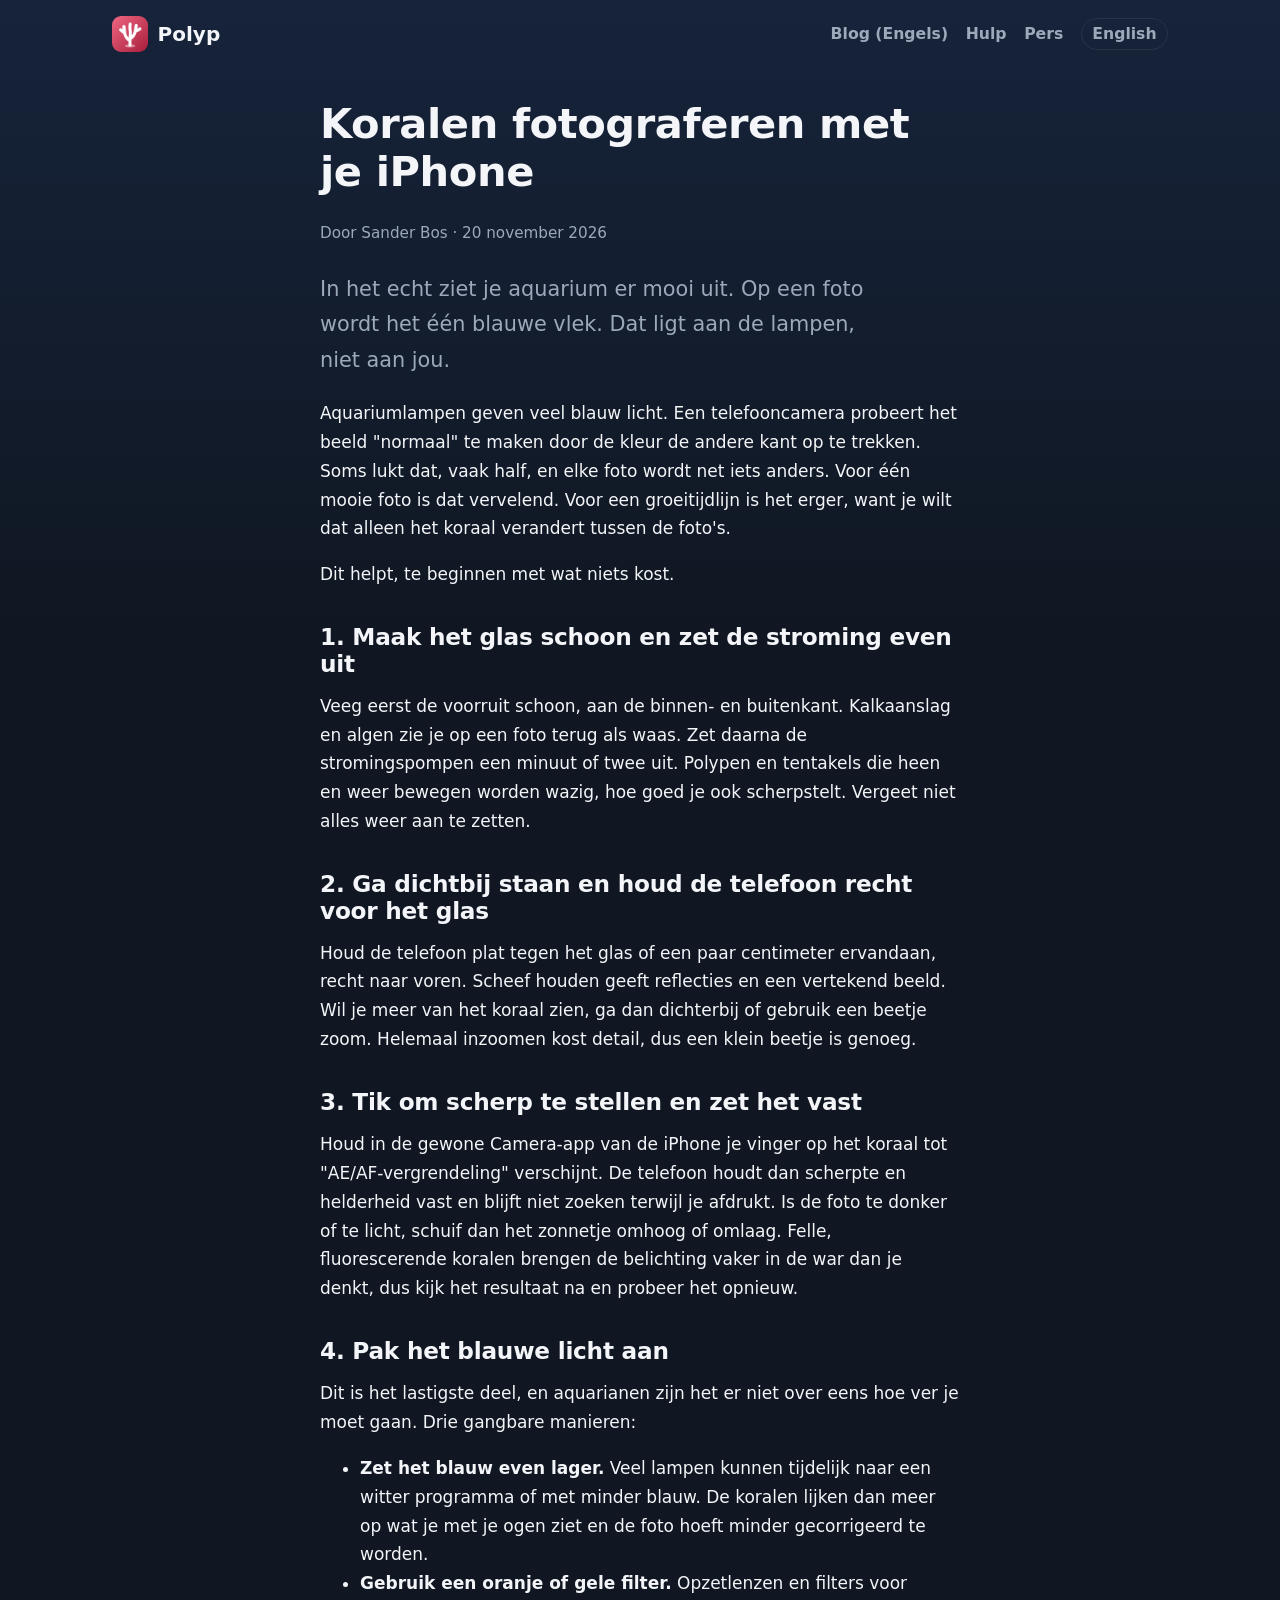
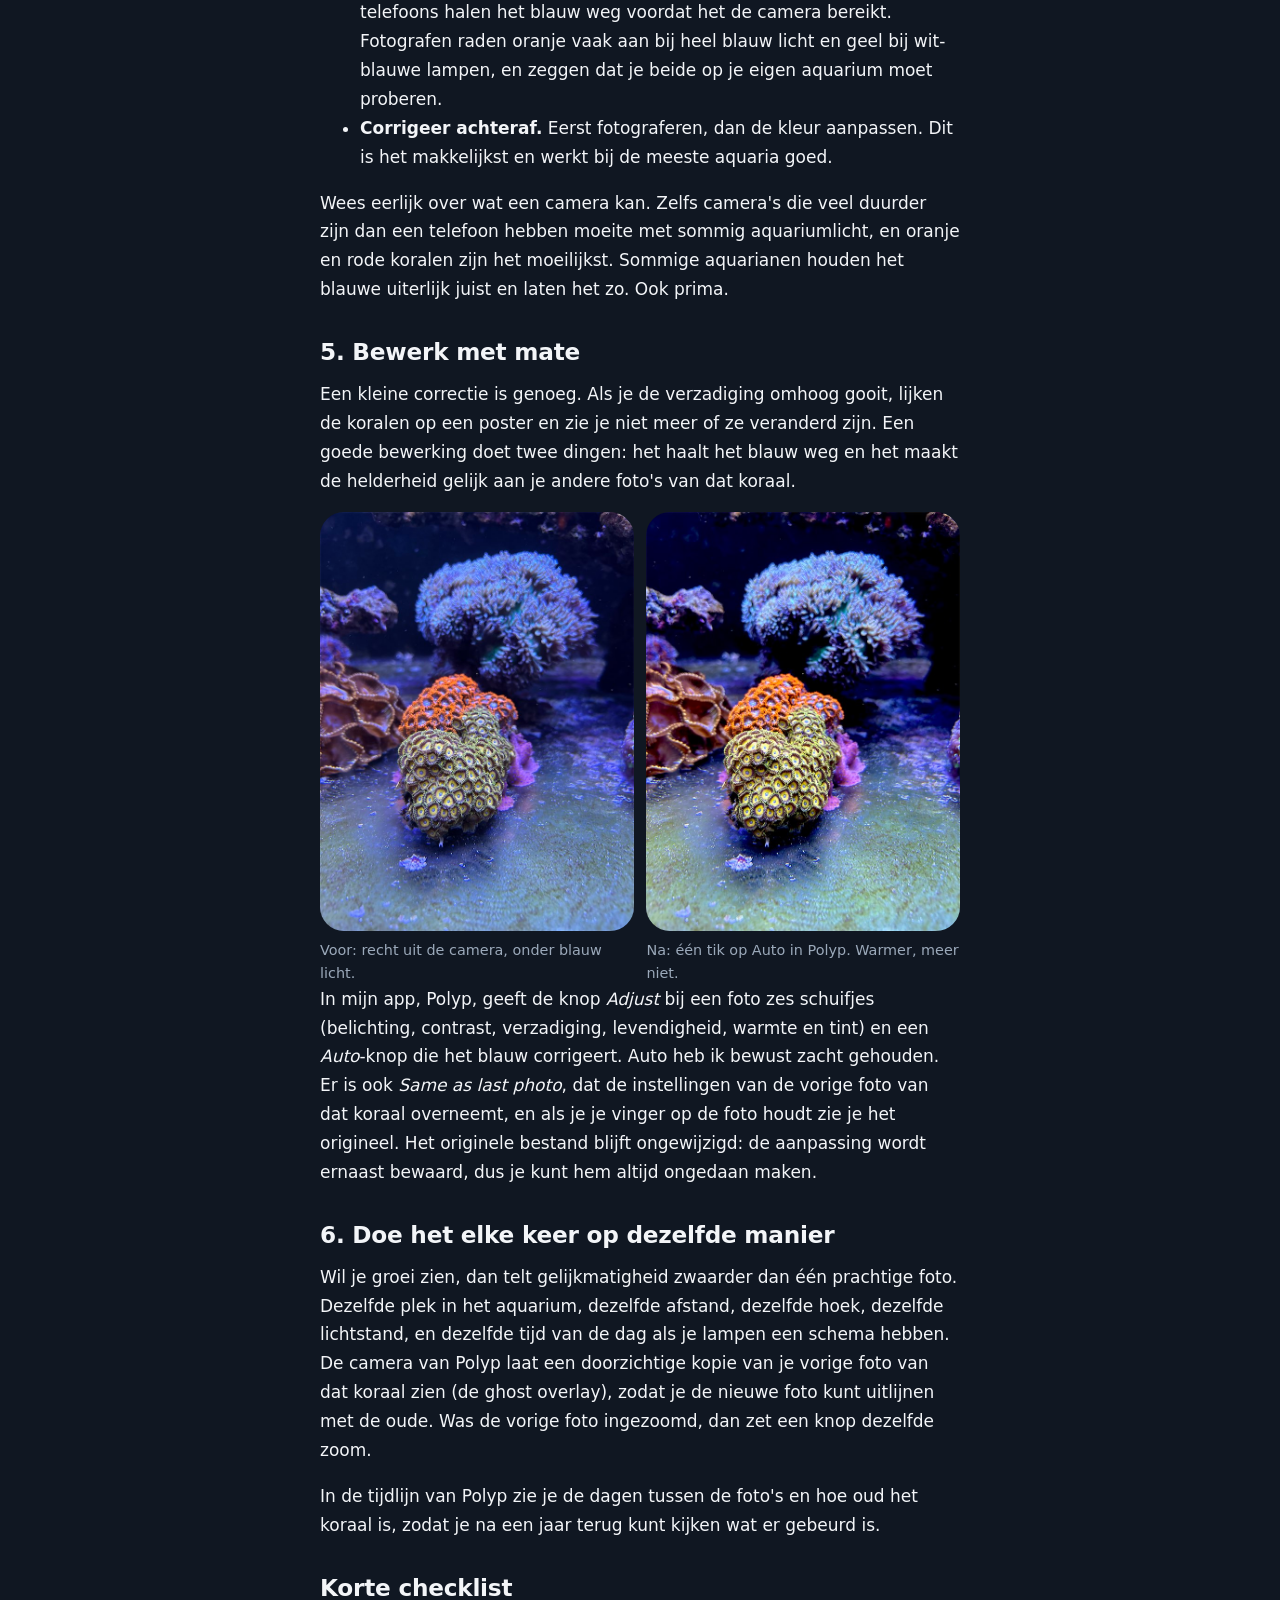
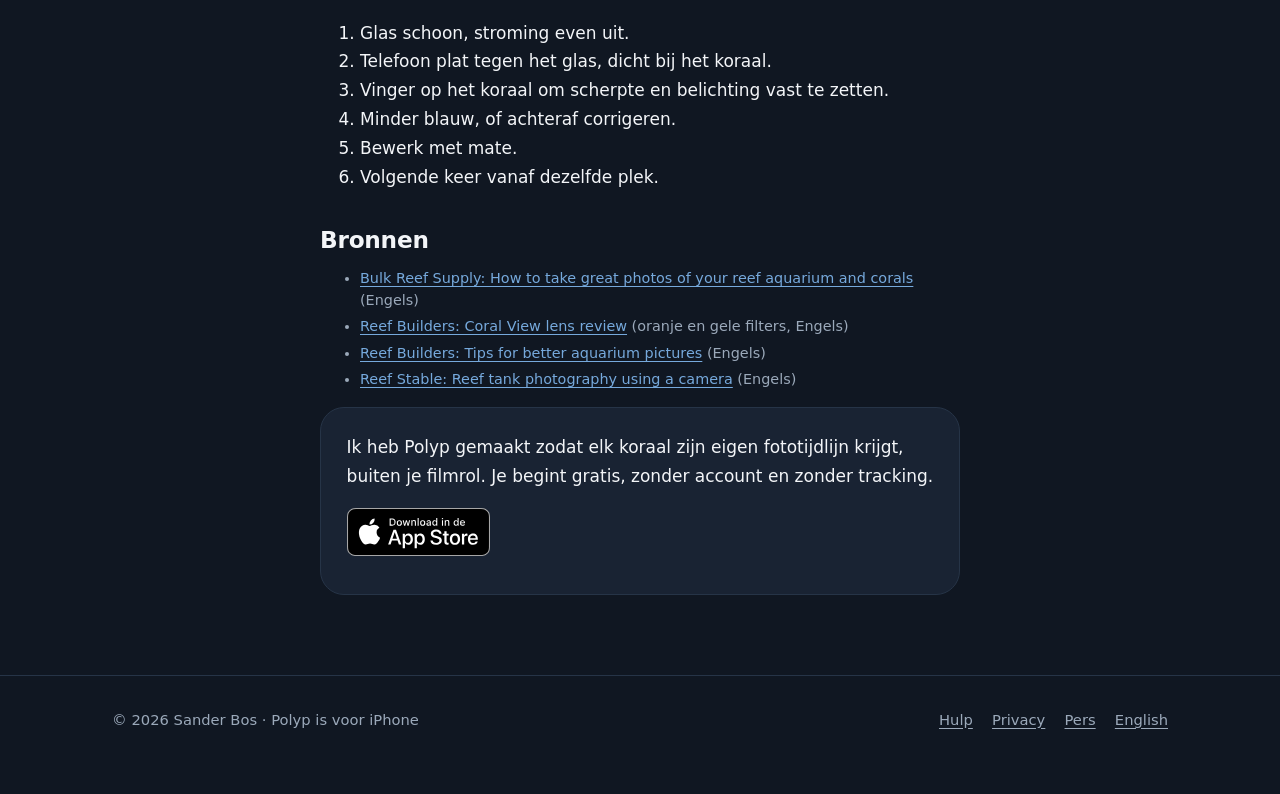
<file: nl/blog/koralen-fotograferen-iphone/index.html>
<!doctype html>
<html lang="nl">
<head>
<meta charset="utf-8">
<meta name="viewport" content="width=device-width,initial-scale=1">
<title>Koralen fotograferen met je iPhone · Polyp</title>
<meta name="description" content="Blauw aquariumlicht speelt elke camera parten. Zo maak je scherpe, natuurlijke koraalfoto's met je iPhone: licht, scherpstellen, hoek, filters en een lichte bewerking.">
<link rel="canonical" href="https://polypapp.com/nl/blog/koralen-fotograferen-iphone/">
<link rel="alternate" hreflang="en" href="https://polypapp.com/blog/photograph-corals-iphone/">
<link rel="alternate" hreflang="nl" href="https://polypapp.com/nl/blog/koralen-fotograferen-iphone/">
<meta name="apple-itunes-app" content="app-id=6830291758">
<meta name="theme-color" content="#16233A">
<meta property="og:type" content="article">
<meta property="og:title" content="Koralen fotograferen met je iPhone">
<meta property="og:description" content="Blauw aquariumlicht speelt elke camera parten. Zo maak je natuurlijke koraalfoto's met je iPhone.">
<meta property="og:url" content="https://polypapp.com/nl/blog/koralen-fotograferen-iphone/">
<meta property="og:image" content="https://polypapp.com/img/share.jpg">
<link rel="icon" href="/img/favicon.png" type="image/png">
<link rel="apple-touch-icon" href="/img/apple-touch-icon.png">
<link rel="stylesheet" href="/assets/site.css">
</head>
<body>
<a class="skip" href="#main">Ga naar de inhoud</a>
<header class="site-header">
  <div class="wrap">
    <a class="brand" href="/nl/"><img src="/img/apple-touch-icon.png" alt="" width="36" height="36">Polyp</a>
    <nav class="nav" aria-label="Hoofdmenu">
      <a href="/blog/" hreflang="en">Blog (Engels)</a>
      <a href="/nl/support.html">Hulp</a>
      <a href="/press/" hreflang="en">Pers</a>
      <a class="lang" href="/blog/photograph-corals-iphone/" hreflang="en" lang="en">English</a>
    </nav>
  </div>
</header>

<main id="main" class="page">
  <article class="wrap narrow post">
    <h1>Koralen fotograferen met je iPhone</h1>
    <p class="byline">Door Sander Bos · 20 november 2026</p>

    <p class="lead">In het echt ziet je aquarium er mooi uit. Op een foto wordt het één blauwe vlek. Dat ligt aan de lampen, niet aan jou.</p>

    <p>Aquariumlampen geven veel blauw licht. Een telefooncamera probeert het beeld "normaal" te maken door de kleur de andere kant op te trekken. Soms lukt dat, vaak half, en elke foto wordt net iets anders. Voor één mooie foto is dat vervelend. Voor een groeitijdlijn is het erger, want je wilt dat alleen het koraal verandert tussen de foto's.</p>

    <p>Dit helpt, te beginnen met wat niets kost.</p>

    <h2>1. Maak het glas schoon en zet de stroming even uit</h2>
    <p>Veeg eerst de voorruit schoon, aan de binnen- en buitenkant. Kalkaanslag en algen zie je op een foto terug als waas. Zet daarna de stromingspompen een minuut of twee uit. Polypen en tentakels die heen en weer bewegen worden wazig, hoe goed je ook scherpstelt. Vergeet niet alles weer aan te zetten.</p>

    <h2>2. Ga dichtbij staan en houd de telefoon recht voor het glas</h2>
    <p>Houd de telefoon plat tegen het glas of een paar centimeter ervandaan, recht naar voren. Scheef houden geeft reflecties en een vertekend beeld. Wil je meer van het koraal zien, ga dan dichterbij of gebruik een beetje zoom. Helemaal inzoomen kost detail, dus een klein beetje is genoeg.</p>

    <h2>3. Tik om scherp te stellen en zet het vast</h2>
    <p>Houd in de gewone Camera-app van de iPhone je vinger op het koraal tot "AE/AF-vergrendeling" verschijnt. De telefoon houdt dan scherpte en helderheid vast en blijft niet zoeken terwijl je afdrukt. Is de foto te donker of te licht, schuif dan het zonnetje omhoog of omlaag. Felle, fluorescerende koralen brengen de belichting vaker in de war dan je denkt, dus kijk het resultaat na en probeer het opnieuw.</p>

    <h2>4. Pak het blauwe licht aan</h2>
    <p>Dit is het lastigste deel, en aquarianen zijn het er niet over eens hoe ver je moet gaan. Drie gangbare manieren:</p>
    <ul>
      <li><strong>Zet het blauw even lager.</strong> Veel lampen kunnen tijdelijk naar een witter programma of met minder blauw. De koralen lijken dan meer op wat je met je ogen ziet en de foto hoeft minder gecorrigeerd te worden.</li>
      <li><strong>Gebruik een oranje of gele filter.</strong> Opzetlenzen en filters voor telefoons halen het blauw weg voordat het de camera bereikt. Fotografen raden oranje vaak aan bij heel blauw licht en geel bij wit-blauwe lampen, en zeggen dat je beide op je eigen aquarium moet proberen.</li>
      <li><strong>Corrigeer achteraf.</strong> Eerst fotograferen, dan de kleur aanpassen. Dit is het makkelijkst en werkt bij de meeste aquaria goed.</li>
    </ul>
    <p>Wees eerlijk over wat een camera kan. Zelfs camera's die veel duurder zijn dan een telefoon hebben moeite met sommig aquariumlicht, en oranje en rode koralen zijn het moeilijkst. Sommige aquarianen houden het blauwe uiterlijk juist en laten het zo. Ook prima.</p>

    <h2>5. Bewerk met mate</h2>
    <p>Een kleine correctie is genoeg. Als je de verzadiging omhoog gooit, lijken de koralen op een poster en zie je niet meer of ze veranderd zijn. Een goede bewerking doet twee dingen: het haalt het blauw weg en het maakt de helderheid gelijk aan je andere foto's van dat koraal.</p>

    <div class="pair">
      <figure>
        <img src="/img/photos/ba-before.jpg" width="675" height="900" loading="lazy" alt="Een zoanthidenkolonie gefotografeerd onder blauw aquariumlicht.">
        <figcaption>Voor: recht uit de camera, onder blauw licht.</figcaption>
      </figure>
      <figure>
        <img src="/img/photos/ba-after.jpg" width="675" height="900" loading="lazy" alt="Dezelfde foto na één tik op Auto, met warmere, natuurlijkere kleuren.">
        <figcaption>Na: één tik op Auto in Polyp. Warmer, meer niet.</figcaption>
      </figure>
    </div>

    <p>In mijn app, Polyp, geeft de knop <em>Adjust</em> bij een foto zes schuifjes (belichting, contrast, verzadiging, levendigheid, warmte en tint) en een <em>Auto</em>-knop die het blauw corrigeert. Auto heb ik bewust zacht gehouden. Er is ook <em>Same as last photo</em>, dat de instellingen van de vorige foto van dat koraal overneemt, en als je je vinger op de foto houdt zie je het origineel. Het originele bestand blijft ongewijzigd: de aanpassing wordt ernaast bewaard, dus je kunt hem altijd ongedaan maken.</p>

    <h2>6. Doe het elke keer op dezelfde manier</h2>
    <p>Wil je groei zien, dan telt gelijkmatigheid zwaarder dan één prachtige foto. Dezelfde plek in het aquarium, dezelfde afstand, dezelfde hoek, dezelfde lichtstand, en dezelfde tijd van de dag als je lampen een schema hebben. De camera van Polyp laat een doorzichtige kopie van je vorige foto van dat koraal zien (de ghost overlay), zodat je de nieuwe foto kunt uitlijnen met de oude. Was de vorige foto ingezoomd, dan zet een knop dezelfde zoom.</p>

    <p>In de tijdlijn van Polyp zie je de dagen tussen de foto's en hoe oud het koraal is, zodat je na een jaar terug kunt kijken wat er gebeurd is.</p>

    <h2>Korte checklist</h2>
    <ol>
      <li>Glas schoon, stroming even uit.</li>
      <li>Telefoon plat tegen het glas, dicht bij het koraal.</li>
      <li>Vinger op het koraal om scherpte en belichting vast te zetten.</li>
      <li>Minder blauw, of achteraf corrigeren.</li>
      <li>Bewerk met mate.</li>
      <li>Volgende keer vanaf dezelfde plek.</li>
    </ol>

    <h2>Bronnen</h2>
    <ul class="sources">
      <li><a href="https://www.bulkreefsupply.com/content/post/how-to-take-great-photos-of-your-reef-aquarium-and-corals">Bulk Reef Supply: How to take great photos of your reef aquarium and corals</a> (Engels)</li>
      <li><a href="https://reefbuilders.com/2018/06/22/coral-view-lens-review-must-accessory-social-reefers">Reef Builders: Coral View lens review</a> (oranje en gele filters, Engels)</li>
      <li><a href="https://reefbuilders.com/2020/06/18/tips-better-aquarium-pictures">Reef Builders: Tips for better aquarium pictures</a> (Engels)</li>
      <li><a href="https://reefstable.com/blog/reef-tank-photography-using-a-camera">Reef Stable: Reef tank photography using a camera</a> (Engels)</li>
    </ul>

    <div class="card">
      <p style="margin:0 0 .8rem">Ik heb Polyp gemaakt zodat elk koraal zijn eigen fototijdlijn krijgt, buiten je filmrol. Je begint gratis, zonder account en zonder tracking.</p>
      <a class="store-badge" href="https://apps.apple.com/nl/app/apple-store/id6830291758?pt=129719940&amp;ct=web-home&amp;mt=8"><img src="/img/app-store-badge-nl.svg" width="144" height="48" alt="Download in de App Store"></a>
    </div>
  </article>
</main>

<footer class="site-footer">
  <div class="wrap">
    <p>© 2026 Sander Bos · Polyp is voor iPhone</p>
    <nav aria-label="Voettekst">
      <a href="/nl/support.html">Hulp</a>
      <a href="/nl/privacy.html">Privacy</a>
      <a href="/press/" hreflang="en">Pers</a>
      <a href="/blog/photograph-corals-iphone/" hreflang="en" lang="en">English</a>
    </nav>
  </div>
</footer>
</body>
</html>
</file>
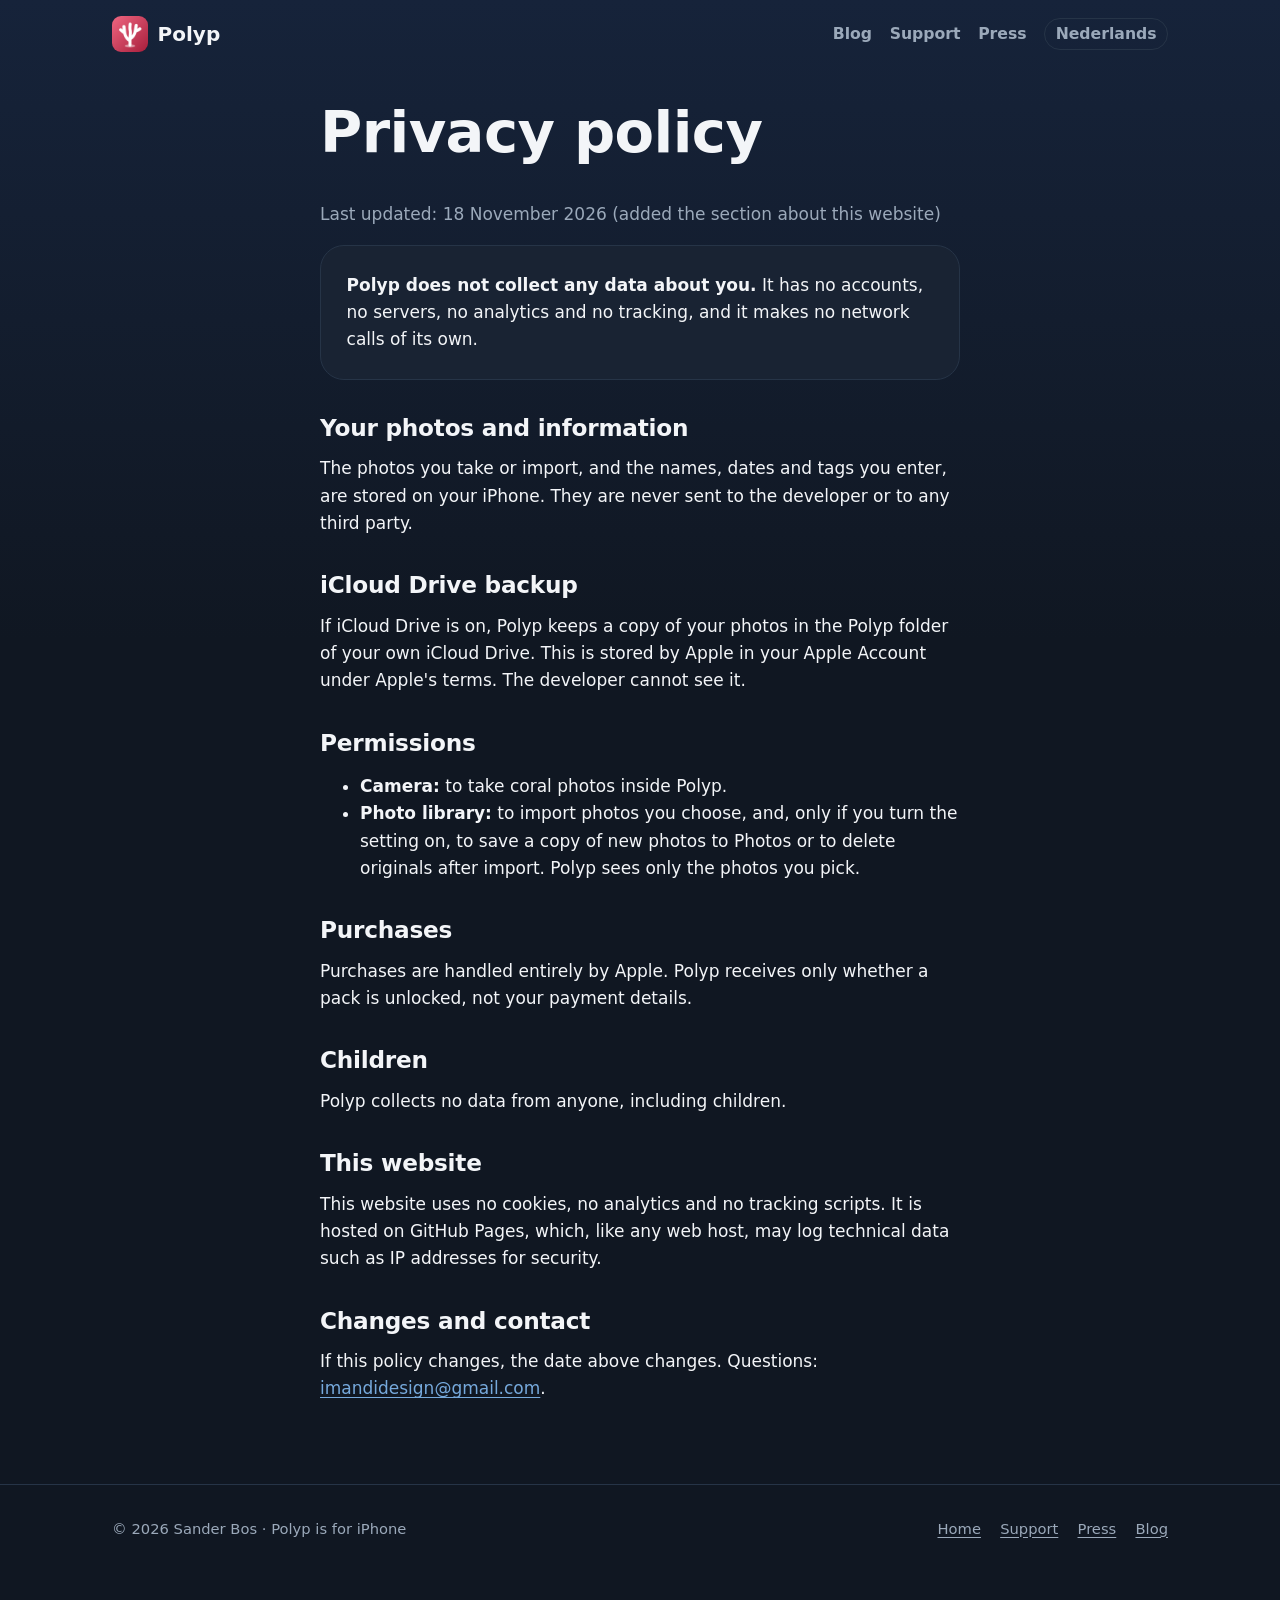
<file: privacy.html>
<!doctype html>
<html lang="en">
<head>
<meta charset="utf-8">
<meta name="viewport" content="width=device-width,initial-scale=1">
<title>Privacy policy · Polyp</title>
<meta name="description" content="Polyp does not collect any data about you: no accounts, no servers, no analytics, no tracking.">
<link rel="canonical" href="https://polypapp.com/privacy.html">
<link rel="alternate" hreflang="en" href="https://polypapp.com/privacy.html">
<link rel="alternate" hreflang="nl" href="https://polypapp.com/nl/privacy.html">
<meta name="theme-color" content="#16233A">
<link rel="icon" href="/img/favicon.png" type="image/png">
<link rel="apple-touch-icon" href="/img/apple-touch-icon.png">
<link rel="stylesheet" href="/assets/site.css">
</head>
<body>
<a class="skip" href="#main">Skip to content</a>
<header class="site-header">
  <div class="wrap">
    <a class="brand" href="/"><img src="/img/apple-touch-icon.png" alt="" width="36" height="36">Polyp</a>
    <nav class="nav" aria-label="Main">
      <a href="/blog/">Blog</a>
      <a href="/support.html">Support</a>
      <a href="/press/">Press</a>
      <a class="lang" href="/nl/privacy.html" hreflang="nl" lang="nl">Nederlands</a>
    </nav>
  </div>
</header>

<main id="main" class="page">
  <div class="wrap narrow">
    <h1>Privacy policy</h1>
    <p class="muted">Last updated: 18 November 2026 (added the section about this website)</p>
    <div class="card"><p style="margin:0"><strong>Polyp does not collect any data about you.</strong> It has no accounts, no servers, no analytics and no tracking, and it makes no network calls of its own.</p></div>

    <h2>Your photos and information</h2>
    <p>The photos you take or import, and the names, dates and tags you enter, are stored on your iPhone. They are never sent to the developer or to any third party.</p>

    <h2>iCloud Drive backup</h2>
    <p>If iCloud Drive is on, Polyp keeps a copy of your photos in the Polyp folder of your own iCloud Drive. This is stored by Apple in your Apple Account under Apple's terms. The developer cannot see it.</p>

    <h2>Permissions</h2>
    <ul>
      <li><strong>Camera:</strong> to take coral photos inside Polyp.</li>
      <li><strong>Photo library:</strong> to import photos you choose, and, only if you turn the setting on, to save a copy of new photos to Photos or to delete originals after import. Polyp sees only the photos you pick.</li>
    </ul>

    <h2>Purchases</h2>
    <p>Purchases are handled entirely by Apple. Polyp receives only whether a pack is unlocked, not your payment details.</p>

    <h2>Children</h2>
    <p>Polyp collects no data from anyone, including children.</p>

    <h2>This website</h2>
    <p>This website uses no cookies, no analytics and no tracking scripts. It is hosted on GitHub Pages, which, like any web host, may log technical data such as IP addresses for security.</p>

    <h2>Changes and contact</h2>
    <p>If this policy changes, the date above changes. Questions: <a href="mailto:imandidesign@gmail.com">imandidesign@gmail.com</a>.</p>
  </div>
</main>

<footer class="site-footer">
  <div class="wrap">
    <p>© 2026 Sander Bos · Polyp is for iPhone</p>
    <nav aria-label="Footer">
      <a href="/">Home</a>
      <a href="/support.html">Support</a>
      <a href="/press/">Press</a>
      <a href="/blog/">Blog</a>
    </nav>
  </div>
</footer>
</body>
</html>
</file>
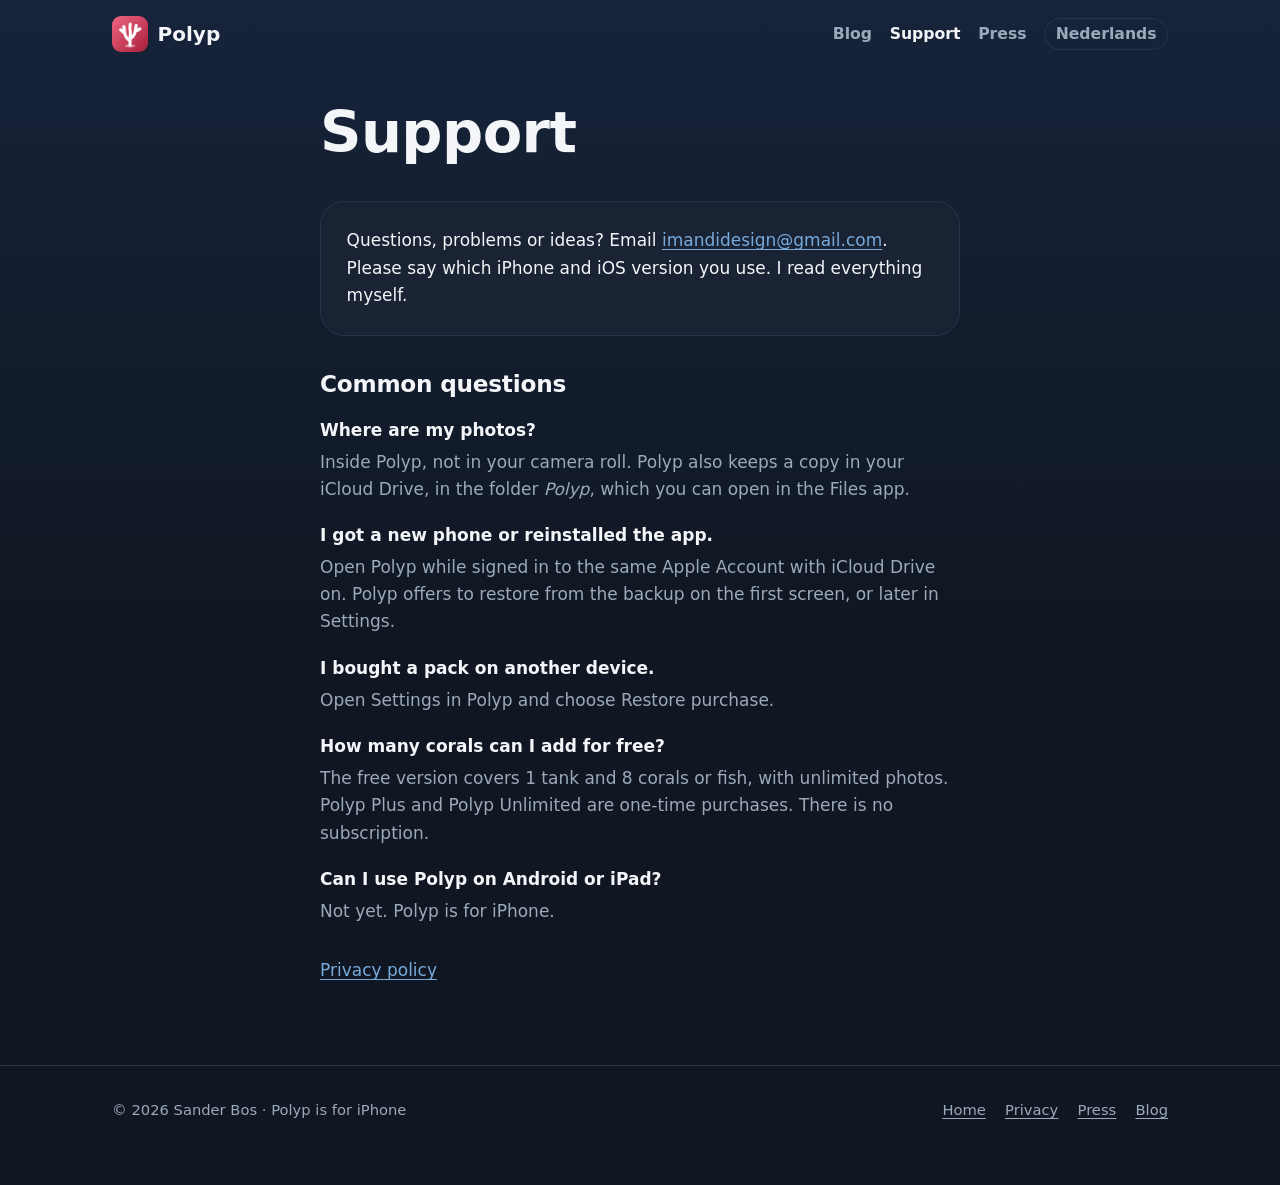
<file: support.html>
<!doctype html>
<html lang="en">
<head>
<meta charset="utf-8">
<meta name="viewport" content="width=device-width,initial-scale=1">
<title>Support · Polyp</title>
<meta name="description" content="Help with Polyp, the coral photo timeline app for iPhone: backups, restoring, purchases and contact.">
<link rel="canonical" href="https://polypapp.com/support.html">
<link rel="alternate" hreflang="en" href="https://polypapp.com/support.html">
<link rel="alternate" hreflang="nl" href="https://polypapp.com/nl/support.html">
<meta name="apple-itunes-app" content="app-id=6830291758">
<meta name="theme-color" content="#16233A">
<meta property="og:title" content="Polyp support">
<meta property="og:description" content="Help with Polyp, the coral photo timeline app for iPhone.">
<meta property="og:url" content="https://polypapp.com/support.html">
<meta property="og:image" content="https://polypapp.com/img/share.jpg">
<link rel="icon" href="/img/favicon.png" type="image/png">
<link rel="apple-touch-icon" href="/img/apple-touch-icon.png">
<link rel="stylesheet" href="/assets/site.css">
</head>
<body>
<a class="skip" href="#main">Skip to content</a>
<header class="site-header">
  <div class="wrap">
    <a class="brand" href="/"><img src="/img/apple-touch-icon.png" alt="" width="36" height="36">Polyp</a>
    <nav class="nav" aria-label="Main">
      <a href="/blog/">Blog</a>
      <a href="/support.html" aria-current="page">Support</a>
      <a href="/press/">Press</a>
      <a class="lang" href="/nl/support.html" hreflang="nl" lang="nl">Nederlands</a>
    </nav>
  </div>
</header>

<main id="main" class="page">
  <div class="wrap narrow">
    <h1>Support</h1>
    <div class="card">
      <p style="margin:0">Questions, problems or ideas? Email <a href="mailto:imandidesign@gmail.com">imandidesign@gmail.com</a>. Please say which iPhone and iOS version you use. I read everything myself.</p>
    </div>

    <h2>Common questions</h2>
    <dl class="faq">
      <dt>Where are my photos?</dt>
      <dd>Inside Polyp, not in your camera roll. Polyp also keeps a copy in your iCloud Drive, in the folder <em>Polyp</em>, which you can open in the Files app.</dd>
      <dt>I got a new phone or reinstalled the app.</dt>
      <dd>Open Polyp while signed in to the same Apple Account with iCloud Drive on. Polyp offers to restore from the backup on the first screen, or later in Settings.</dd>
      <dt>I bought a pack on another device.</dt>
      <dd>Open Settings in Polyp and choose Restore purchase.</dd>
      <dt>How many corals can I add for free?</dt>
      <dd>The free version covers 1 tank and 8 corals or fish, with unlimited photos. Polyp Plus and Polyp Unlimited are one-time purchases. There is no subscription.</dd>
      <dt>Can I use Polyp on Android or iPad?</dt>
      <dd>Not yet. Polyp is for iPhone.</dd>
    </dl>

    <p style="margin-top:2rem"><a href="/privacy.html">Privacy policy</a></p>
  </div>
</main>

<footer class="site-footer">
  <div class="wrap">
    <p>© 2026 Sander Bos · Polyp is for iPhone</p>
    <nav aria-label="Footer">
      <a href="/">Home</a>
      <a href="/privacy.html">Privacy</a>
      <a href="/press/">Press</a>
      <a href="/blog/">Blog</a>
    </nav>
  </div>
</footer>
</body>
</html>
</file>
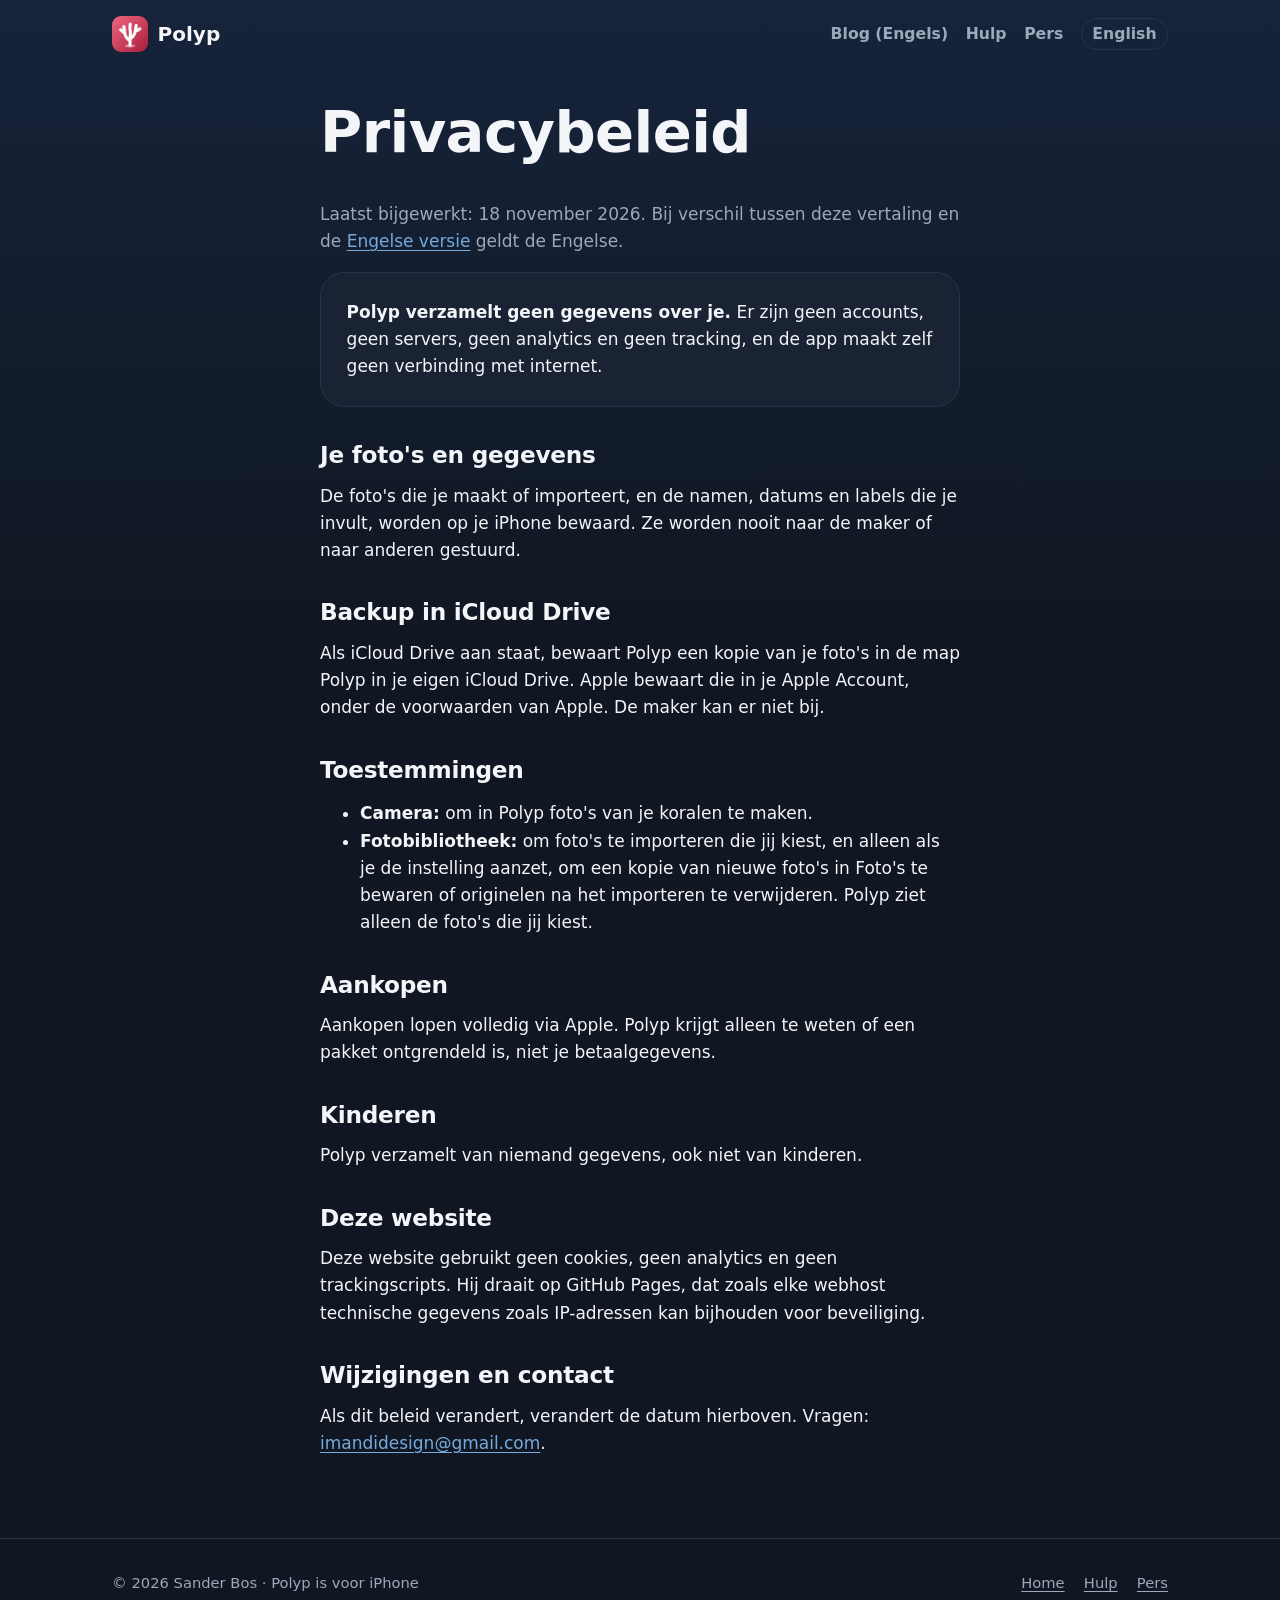
<file: nl/privacy.html>
<!doctype html>
<html lang="nl">
<head>
<meta charset="utf-8">
<meta name="viewport" content="width=device-width,initial-scale=1">
<title>Privacybeleid · Polyp</title>
<meta name="description" content="Polyp verzamelt geen gegevens over je: geen accounts, geen servers, geen analytics, geen tracking.">
<link rel="canonical" href="https://polypapp.com/nl/privacy.html">
<link rel="alternate" hreflang="en" href="https://polypapp.com/privacy.html">
<link rel="alternate" hreflang="nl" href="https://polypapp.com/nl/privacy.html">
<meta name="theme-color" content="#16233A">
<link rel="icon" href="/img/favicon.png" type="image/png">
<link rel="apple-touch-icon" href="/img/apple-touch-icon.png">
<link rel="stylesheet" href="/assets/site.css">
</head>
<body>
<a class="skip" href="#main">Naar de inhoud</a>
<header class="site-header">
  <div class="wrap">
    <a class="brand" href="/nl/"><img src="/img/apple-touch-icon.png" alt="" width="36" height="36">Polyp</a>
    <nav class="nav" aria-label="Hoofdmenu">
      <a href="/blog/" hreflang="en">Blog (Engels)</a>
      <a href="/nl/support.html">Hulp</a>
      <a href="/press/" hreflang="en">Pers</a>
      <a class="lang" href="/privacy.html" hreflang="en" lang="en">English</a>
    </nav>
  </div>
</header>

<main id="main" class="page">
  <div class="wrap narrow">
    <h1>Privacybeleid</h1>
    <p class="muted">Laatst bijgewerkt: 18 november 2026. Bij verschil tussen deze vertaling en de <a href="/privacy.html" hreflang="en">Engelse versie</a> geldt de Engelse.</p>
    <div class="card"><p style="margin:0"><strong>Polyp verzamelt geen gegevens over je.</strong> Er zijn geen accounts, geen servers, geen analytics en geen tracking, en de app maakt zelf geen verbinding met internet.</p></div>

    <h2>Je foto's en gegevens</h2>
    <p>De foto's die je maakt of importeert, en de namen, datums en labels die je invult, worden op je iPhone bewaard. Ze worden nooit naar de maker of naar anderen gestuurd.</p>

    <h2>Backup in iCloud Drive</h2>
    <p>Als iCloud Drive aan staat, bewaart Polyp een kopie van je foto's in de map Polyp in je eigen iCloud Drive. Apple bewaart die in je Apple Account, onder de voorwaarden van Apple. De maker kan er niet bij.</p>

    <h2>Toestemmingen</h2>
    <ul>
      <li><strong>Camera:</strong> om in Polyp foto's van je koralen te maken.</li>
      <li><strong>Fotobibliotheek:</strong> om foto's te importeren die jij kiest, en alleen als je de instelling aanzet, om een kopie van nieuwe foto's in Foto's te bewaren of originelen na het importeren te verwijderen. Polyp ziet alleen de foto's die jij kiest.</li>
    </ul>

    <h2>Aankopen</h2>
    <p>Aankopen lopen volledig via Apple. Polyp krijgt alleen te weten of een pakket ontgrendeld is, niet je betaalgegevens.</p>

    <h2>Kinderen</h2>
    <p>Polyp verzamelt van niemand gegevens, ook niet van kinderen.</p>

    <h2>Deze website</h2>
    <p>Deze website gebruikt geen cookies, geen analytics en geen trackingscripts. Hij draait op GitHub Pages, dat zoals elke webhost technische gegevens zoals IP-adressen kan bijhouden voor beveiliging.</p>

    <h2>Wijzigingen en contact</h2>
    <p>Als dit beleid verandert, verandert de datum hierboven. Vragen: <a href="mailto:imandidesign@gmail.com">imandidesign@gmail.com</a>.</p>
  </div>
</main>

<footer class="site-footer">
  <div class="wrap">
    <p>© 2026 Sander Bos · Polyp is voor iPhone</p>
    <nav aria-label="Voettekst">
      <a href="/nl/">Home</a>
      <a href="/nl/support.html">Hulp</a>
      <a href="/press/" hreflang="en">Pers</a>
    </nav>
  </div>
</footer>
</body>
</html>
</file>
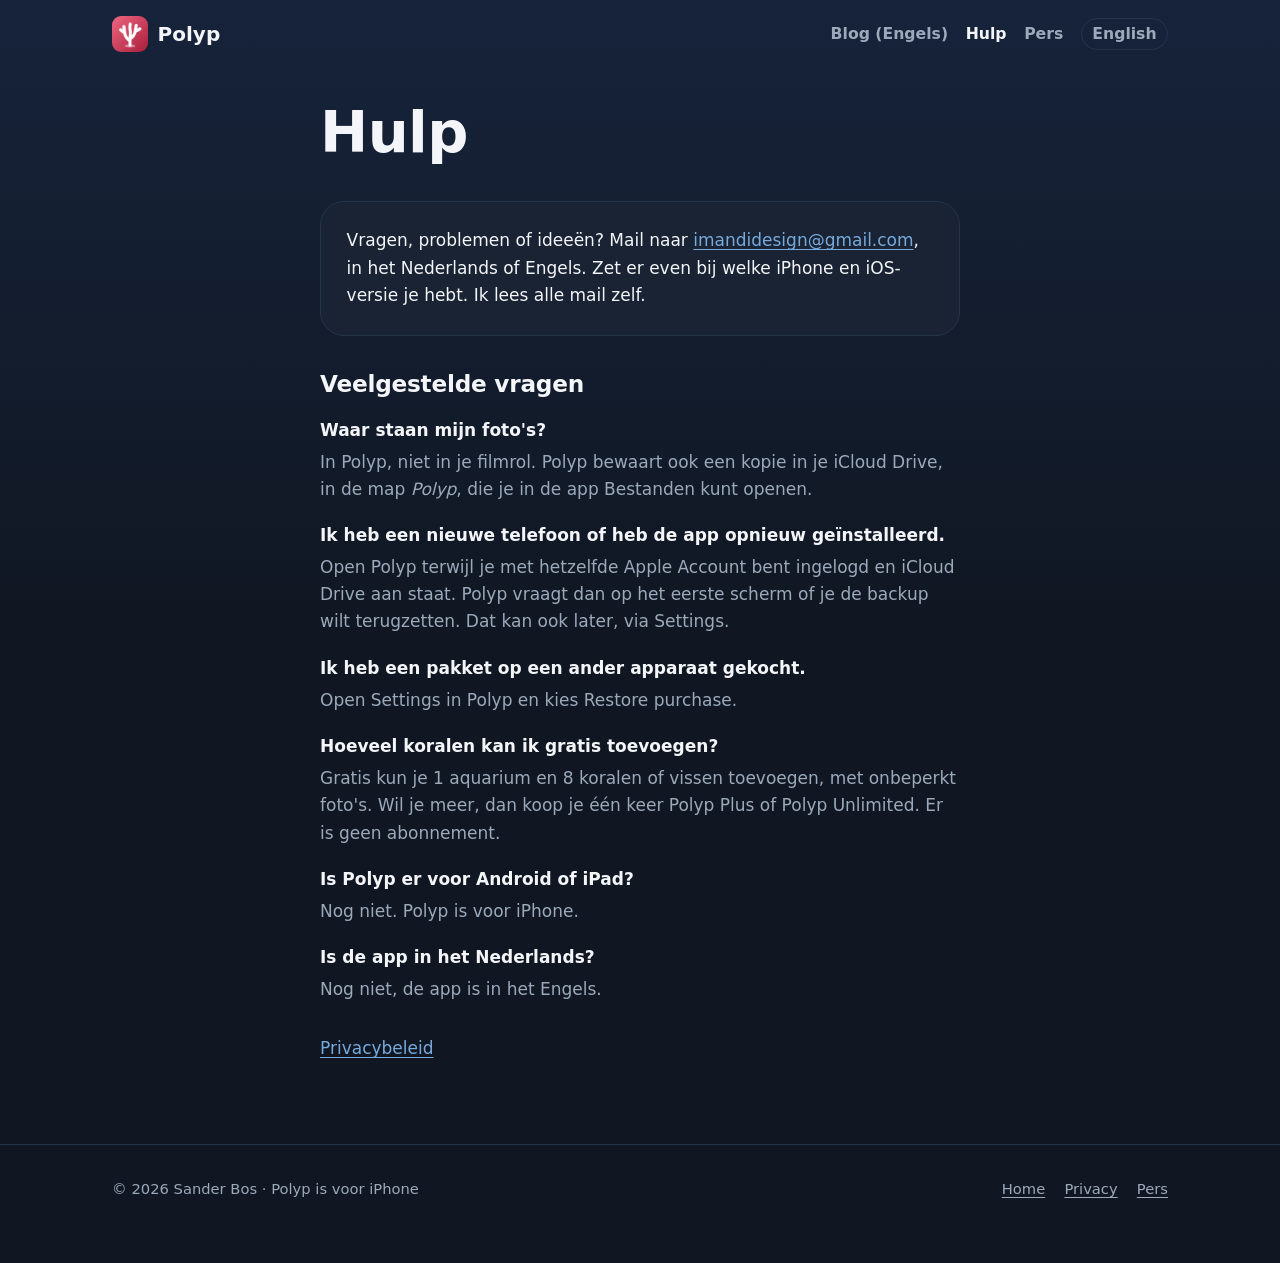
<file: nl/support.html>
<!doctype html>
<html lang="nl">
<head>
<meta charset="utf-8">
<meta name="viewport" content="width=device-width,initial-scale=1">
<title>Hulp · Polyp</title>
<meta name="description" content="Hulp bij Polyp, de fototijdlijn-app voor koralen op iPhone: backups, terugzetten, aankopen en contact.">
<link rel="canonical" href="https://polypapp.com/nl/support.html">
<link rel="alternate" hreflang="en" href="https://polypapp.com/support.html">
<link rel="alternate" hreflang="nl" href="https://polypapp.com/nl/support.html">
<meta name="apple-itunes-app" content="app-id=6830291758">
<meta name="theme-color" content="#16233A">
<link rel="icon" href="/img/favicon.png" type="image/png">
<link rel="apple-touch-icon" href="/img/apple-touch-icon.png">
<link rel="stylesheet" href="/assets/site.css">
</head>
<body>
<a class="skip" href="#main">Naar de inhoud</a>
<header class="site-header">
  <div class="wrap">
    <a class="brand" href="/nl/"><img src="/img/apple-touch-icon.png" alt="" width="36" height="36">Polyp</a>
    <nav class="nav" aria-label="Hoofdmenu">
      <a href="/blog/" hreflang="en">Blog (Engels)</a>
      <a href="/nl/support.html" aria-current="page">Hulp</a>
      <a href="/press/" hreflang="en">Pers</a>
      <a class="lang" href="/support.html" hreflang="en" lang="en">English</a>
    </nav>
  </div>
</header>

<main id="main" class="page">
  <div class="wrap narrow">
    <h1>Hulp</h1>
    <div class="card">
      <p style="margin:0">Vragen, problemen of ideeën? Mail naar <a href="mailto:imandidesign@gmail.com">imandidesign@gmail.com</a>, in het Nederlands of Engels. Zet er even bij welke iPhone en iOS-versie je hebt. Ik lees alle mail zelf.</p>
    </div>

    <h2>Veelgestelde vragen</h2>
    <dl class="faq">
      <dt>Waar staan mijn foto's?</dt>
      <dd>In Polyp, niet in je filmrol. Polyp bewaart ook een kopie in je iCloud Drive, in de map <em>Polyp</em>, die je in de app Bestanden kunt openen.</dd>
      <dt>Ik heb een nieuwe telefoon of heb de app opnieuw geïnstalleerd.</dt>
      <dd>Open Polyp terwijl je met hetzelfde Apple Account bent ingelogd en iCloud Drive aan staat. Polyp vraagt dan op het eerste scherm of je de backup wilt terugzetten. Dat kan ook later, via Settings.</dd>
      <dt>Ik heb een pakket op een ander apparaat gekocht.</dt>
      <dd>Open Settings in Polyp en kies Restore purchase.</dd>
      <dt>Hoeveel koralen kan ik gratis toevoegen?</dt>
      <dd>Gratis kun je 1 aquarium en 8 koralen of vissen toevoegen, met onbeperkt foto's. Wil je meer, dan koop je één keer Polyp Plus of Polyp Unlimited. Er is geen abonnement.</dd>
      <dt>Is Polyp er voor Android of iPad?</dt>
      <dd>Nog niet. Polyp is voor iPhone.</dd>
      <dt>Is de app in het Nederlands?</dt>
      <dd>Nog niet, de app is in het Engels.</dd>
    </dl>

    <p style="margin-top:2rem"><a href="/nl/privacy.html">Privacybeleid</a></p>
  </div>
</main>

<footer class="site-footer">
  <div class="wrap">
    <p>© 2026 Sander Bos · Polyp is voor iPhone</p>
    <nav aria-label="Voettekst">
      <a href="/nl/">Home</a>
      <a href="/nl/privacy.html">Privacy</a>
      <a href="/press/" hreflang="en">Pers</a>
    </nav>
  </div>
</footer>
</body>
</html>
</file>
<file: assets/site.css>
/* Polyp website styles (T-12.2, D-133). Colours match the app's design tokens (DESIGN.md, D-097/D-114). */
:root {
  --bg: #101722;
  --bg-top: #16233A;
  --surface: #192333;
  --raised: #2E3E55;
  --text: #F3F5F8;
  --text-2: #9BA9BA;
  --accent: #76A9DC;
  --on-accent: #0E1622;
  --separator: #263447;
  --coral: #EE6680;
  --r-s: 8px; --r-m: 16px; --r-l: 24px; --r-card: 38px;
  --font: ui-rounded, "SF Pro Rounded", -apple-system, system-ui, "Segoe UI", Roboto, sans-serif;
  --wrap: 68rem;
  color-scheme: dark;
}
* { box-sizing: border-box; }
html { -webkit-text-size-adjust: 100%; }
body {
  margin: 0; font-family: var(--font); font-size: 1.0625rem; line-height: 1.6;
  color: var(--text); background: var(--bg);
  background-image: linear-gradient(180deg, var(--bg-top) 0, var(--bg) 40rem);
  background-repeat: no-repeat;
}
img { max-width: 100%; height: auto; display: block; }
a { color: var(--accent); text-underline-offset: 3px; }
a:hover { color: #9cc3ea; }
:focus-visible { outline: 3px solid var(--accent); outline-offset: 3px; border-radius: 4px; }
h1, h2, h3 { line-height: 1.15; letter-spacing: -0.01em; margin: 0 0 .6em; }
h1 { font-size: clamp(2.1rem, 6vw, 3.6rem); }
h2 { font-size: clamp(1.6rem, 4vw, 2.3rem); }
h3 { font-size: 1.25rem; }
p { margin: 0 0 1em; }
.wrap { max-width: var(--wrap); margin: 0 auto; padding: 0 1rem; }
.narrow { max-width: 42rem; }
.muted { color: var(--text-2); }
.skip { position: absolute; left: -999px; }
.skip:focus { left: 1rem; top: 1rem; background: var(--surface); padding: .5rem 1rem; z-index: 10; }

/* Header */
.site-header { padding: 1rem 0; }
.site-header .wrap { display: flex; align-items: center; gap: 1rem; flex-wrap: wrap; }
.brand { display: flex; align-items: center; gap: .6rem; color: var(--text); text-decoration: none; font-weight: 700; font-size: 1.25rem; }
.brand img { width: 36px; height: 36px; border-radius: 9px; }
.nav { margin-left: auto; display: flex; gap: 1.1rem; flex-wrap: wrap; align-items: center; }
.nav a { color: var(--text-2); text-decoration: none; font-weight: 600; font-size: .98rem; }
.nav a:hover, .nav a[aria-current="page"] { color: var(--text); }
.nav .lang { border: 1px solid var(--separator); border-radius: 999px; padding: .15rem .65rem; }

/* Buttons */
.btn {
  display: inline-flex; align-items: center; gap: .55rem; min-height: 48px; padding: .7rem 1.4rem;
  border-radius: 999px; font-weight: 700; text-decoration: none; background: var(--accent); color: var(--on-accent);
}
.btn:hover { background: #8fbbe6; color: var(--on-accent); }
.btn svg { width: 20px; height: 20px; fill: currentColor; }
.btn-ghost { background: transparent; color: var(--text); border: 1px solid var(--raised); }
.btn-ghost:hover { background: var(--surface); color: var(--text); }
/* Apple's official badge (unchanged artwork, min. 40px high, clear space around it; D-133 update 3) */
.store-badge { display: inline-block; padding: 4px 12px 4px 0; line-height: 0; }
.store-badge img { height: 48px; width: auto; }
.cta-row { display: flex; gap: .8rem; flex-wrap: wrap; align-items: center; }

/* Hero */
.hero { padding: 2.5rem 0 3.5rem; }
.hero .wrap { display: grid; gap: 2.5rem; align-items: center; grid-template-columns: 1.05fr 1fr; }
.eyebrow { color: var(--coral); font-weight: 700; text-transform: uppercase; letter-spacing: .08em; font-size: .85rem; margin-bottom: .8rem; }
.lead { font-size: clamp(1.1rem, 2.4vw, 1.3rem); color: var(--text-2); max-width: 34rem; }
.small { font-size: .92rem; }
.phones { display: flex; justify-content: center; gap: 1rem; }
.phone {
  border-radius: 34px; overflow: hidden; border: 6px solid #232f42; background: #000;
  box-shadow: 0 30px 60px -20px rgba(0,0,0,.6); width: 46%; max-width: 250px;
}
.phones .phone:nth-child(2) { transform: translateY(2.2rem); }

/* Features */
.section { padding: 3.5rem 0; }
.section-head { max-width: 40rem; margin-bottom: 2rem; }
.feature { display: grid; grid-template-columns: 1fr 1fr; gap: 2.5rem; align-items: center; padding: 2.5rem 0; border-top: 1px solid var(--separator); }
.feature:nth-of-type(even) .feature-media { order: -1; }
.feature-media { display: flex; justify-content: center; }
.feature-media .phone { width: 60%; max-width: 270px; }
.feature ul { padding-left: 1.2rem; color: var(--text-2); }
.feature li { margin-bottom: .3rem; }
.tag { display: inline-block; font-size: .8rem; font-weight: 700; padding: .15rem .6rem; border-radius: 999px; background: rgba(238,102,128,.15); color: #ff97ab; margin-bottom: .6rem; }

.card { background: var(--surface); border: 1px solid var(--separator); border-radius: var(--r-l); padding: 1.6rem; }
.grid-3 { display: grid; grid-template-columns: repeat(3, 1fr); gap: 1rem; }
.price { font-size: 1.6rem; font-weight: 800; margin: .2rem 0 .6rem; }
.price small { font-size: .95rem; font-weight: 600; color: var(--text-2); }
.card ul { margin: 0; padding-left: 1.1rem; color: var(--text-2); }
.card.highlight { border-color: var(--accent); }

.promise { display: grid; grid-template-columns: repeat(3, 1fr); gap: 1rem; margin-top: 1.5rem; }
.promise .card h3 { margin-bottom: .3rem; }

.maker { display: grid; grid-template-columns: auto 1fr; gap: 1.5rem; align-items: center; }
.maker img { width: 96px; height: 96px; border-radius: 22px; }

/* Text pages (support, privacy, press, blog) */
.page { padding: 2rem 0 4rem; }
.page h2 { margin-top: 2.2rem; font-size: 1.45rem; }
.page .card { margin: 1rem 0; }
.faq dt { font-weight: 700; margin-top: 1.2rem; }
.faq dd { margin: .3rem 0 0; color: var(--text-2); }
.shots { display: grid; grid-template-columns: repeat(3, 1fr); gap: 1rem; }
.shots a { border-radius: var(--r-m); overflow: hidden; border: 1px solid var(--separator); }

/* Footer */
.site-footer { border-top: 1px solid var(--separator); padding: 2rem 0 3rem; color: var(--text-2); font-size: .92rem; }
.site-footer .wrap { display: flex; gap: 1rem 2rem; flex-wrap: wrap; justify-content: space-between; }
.site-footer nav { display: flex; gap: 1.2rem; flex-wrap: wrap; }
.site-footer a { color: var(--text-2); }

@media (max-width: 760px) {
  .hero .wrap, .feature { grid-template-columns: 1fr; }
  .feature:nth-of-type(even) .feature-media { order: 0; }
  .feature-media .phone { width: 62%; }
  .grid-3, .promise { grid-template-columns: 1fr; }
  .shots { grid-template-columns: repeat(2, 1fr); }
  .nav { margin-left: 0; width: 100%; gap: .9rem; }
  .hero { padding-top: 1rem; }
}
@media (prefers-reduced-motion: no-preference) { html { scroll-behavior: smooth; } }

/* Real timelines and photos from Sander's tank (T-12.2) */
.timeline { padding: 1.6rem 0; border-top: 1px solid var(--separator); }
.timeline-head { display: flex; align-items: baseline; gap: .4rem 1rem; flex-wrap: wrap; margin-bottom: .9rem; }
.timeline-head h3, .timeline-head p { margin: 0; }
.tl-strip { list-style: none; margin: 0; padding: 0; display: grid; grid-template-columns: repeat(4, 1fr); gap: .75rem; }
.tl-strip li { position: relative; border-radius: var(--r-m); overflow: hidden; background: var(--surface); aspect-ratio: 1; }
.tl-strip img { width: 100%; height: 100%; object-fit: cover; }
.tl-cap {
  position: absolute; left: 0; right: 0; bottom: 0; padding: 1.6rem .75rem .6rem; font-size: .82rem; line-height: 1.3;
  color: #dfe6ef; background: linear-gradient(180deg, transparent, rgba(8,12,20,.85));
}
.tl-cap b { display: block; font-size: 1.05rem; color: #fff; }
.photo-note { margin-top: 1rem; }

.mosaic { display: grid; grid-template-columns: repeat(4, 1fr); gap: .75rem; }
.mosaic figure { position: relative; margin: 0; border-radius: var(--r-m); overflow: hidden; background: var(--surface); aspect-ratio: 3 / 4; }
.mosaic figure.wide { grid-column: span 2; aspect-ratio: 3 / 2; }
.mosaic figure.wide img { object-position: 50% 70%; }
.mosaic figure:first-child { grid-column: 1 / -1; aspect-ratio: 1600 / 630; }
.mosaic img { width: 100%; height: 100%; object-fit: cover; }
.mosaic figcaption {
  position: absolute; left: .6rem; bottom: .6rem; font-size: .82rem; font-weight: 700; color: #fff;
  background: rgba(8,12,20,.6); padding: .15rem .6rem; border-radius: 999px;
}

.compare { position: relative; margin: 0; width: 100%; max-width: 340px; aspect-ratio: 3 / 4; border-radius: var(--r-l); overflow: hidden; background: #000; box-shadow: 0 30px 60px -20px rgba(0,0,0,.6); }
.compare img { position: absolute; inset: 0; width: 100%; height: 100%; object-fit: cover; }
.compare-after { clip-path: inset(0 0 0 var(--pos)); }
.compare::after { content: ""; position: absolute; top: 0; bottom: 0; left: var(--pos); width: 3px; margin-left: -1.5px; background: #fff; box-shadow: 0 0 8px rgba(0,0,0,.5); pointer-events: none; }
.compare-label { position: absolute; top: .7rem; font-size: .8rem; font-weight: 700; color: #fff; background: rgba(8,12,20,.6); padding: .15rem .6rem; border-radius: 999px; pointer-events: none; }
.compare-before-label { left: .7rem; }
.compare-after-label { right: .7rem; }
.compare { cursor: ew-resize; touch-action: pan-y; user-select: none; -webkit-user-select: none; }
.compare img { pointer-events: none; -webkit-user-drag: none; }
/* Dragging is handled on the photo itself; the range input stays for the keyboard and VoiceOver only. */
.compare input { position: absolute; inset: 0; width: 100%; height: 100%; margin: 0; opacity: 0; pointer-events: none; }
.compare-handle {
  position: absolute; top: 50%; left: var(--pos); width: 40px; height: 40px; margin: -20px 0 0 -20px; border-radius: 50%;
  background: #fff; box-shadow: 0 2px 10px rgba(0,0,0,.45); pointer-events: none;
}
.compare-handle::before, .compare-handle::after {
  content: ""; position: absolute; top: 50%; margin-top: -6px; border: 6px solid transparent;
}
.compare-handle::before { left: 6px; border-right: 7px solid #16233A; border-left: 0; }
.compare-handle::after { right: 6px; border-left: 7px solid #16233A; border-right: 0; }
.compare:has(input:focus-visible) { outline: 3px solid var(--accent); outline-offset: 3px; }

@media (max-width: 760px) {
  .tl-strip { grid-template-columns: repeat(2, 1fr); }
  .mosaic { grid-template-columns: repeat(2, 1fr); }
}

/* Blog posts (T-12.7) */
.post h1 { font-size: clamp(1.9rem, 5vw, 2.6rem); line-height: 1.15; }
.post .byline { color: var(--text-2); font-size: .95rem; margin: .4rem 0 1.6rem; }
.post p, .post li { line-height: 1.7; }
.post h2 { margin-top: 2.2rem; }
.post figure { margin: 1.6rem 0; }
.post figure img { width: 100%; height: auto; border-radius: var(--r-l); display: block; }
.post figcaption { color: var(--text-2); font-size: .9rem; margin-top: .5rem; }
.post .pair { display: grid; grid-template-columns: 1fr 1fr; gap: .8rem; }
.post .pair figure { margin: 0; }
.post .sources { font-size: .9rem; color: var(--text-2); }
.post .sources li { line-height: 1.5; margin-bottom: .3rem; }
.post-list { list-style: none; padding: 0; margin: 1rem 0 0; }
.post-list li { margin-bottom: 1rem; }
.post-list a { font-weight: 700; font-size: 1.15rem; }
</file>
